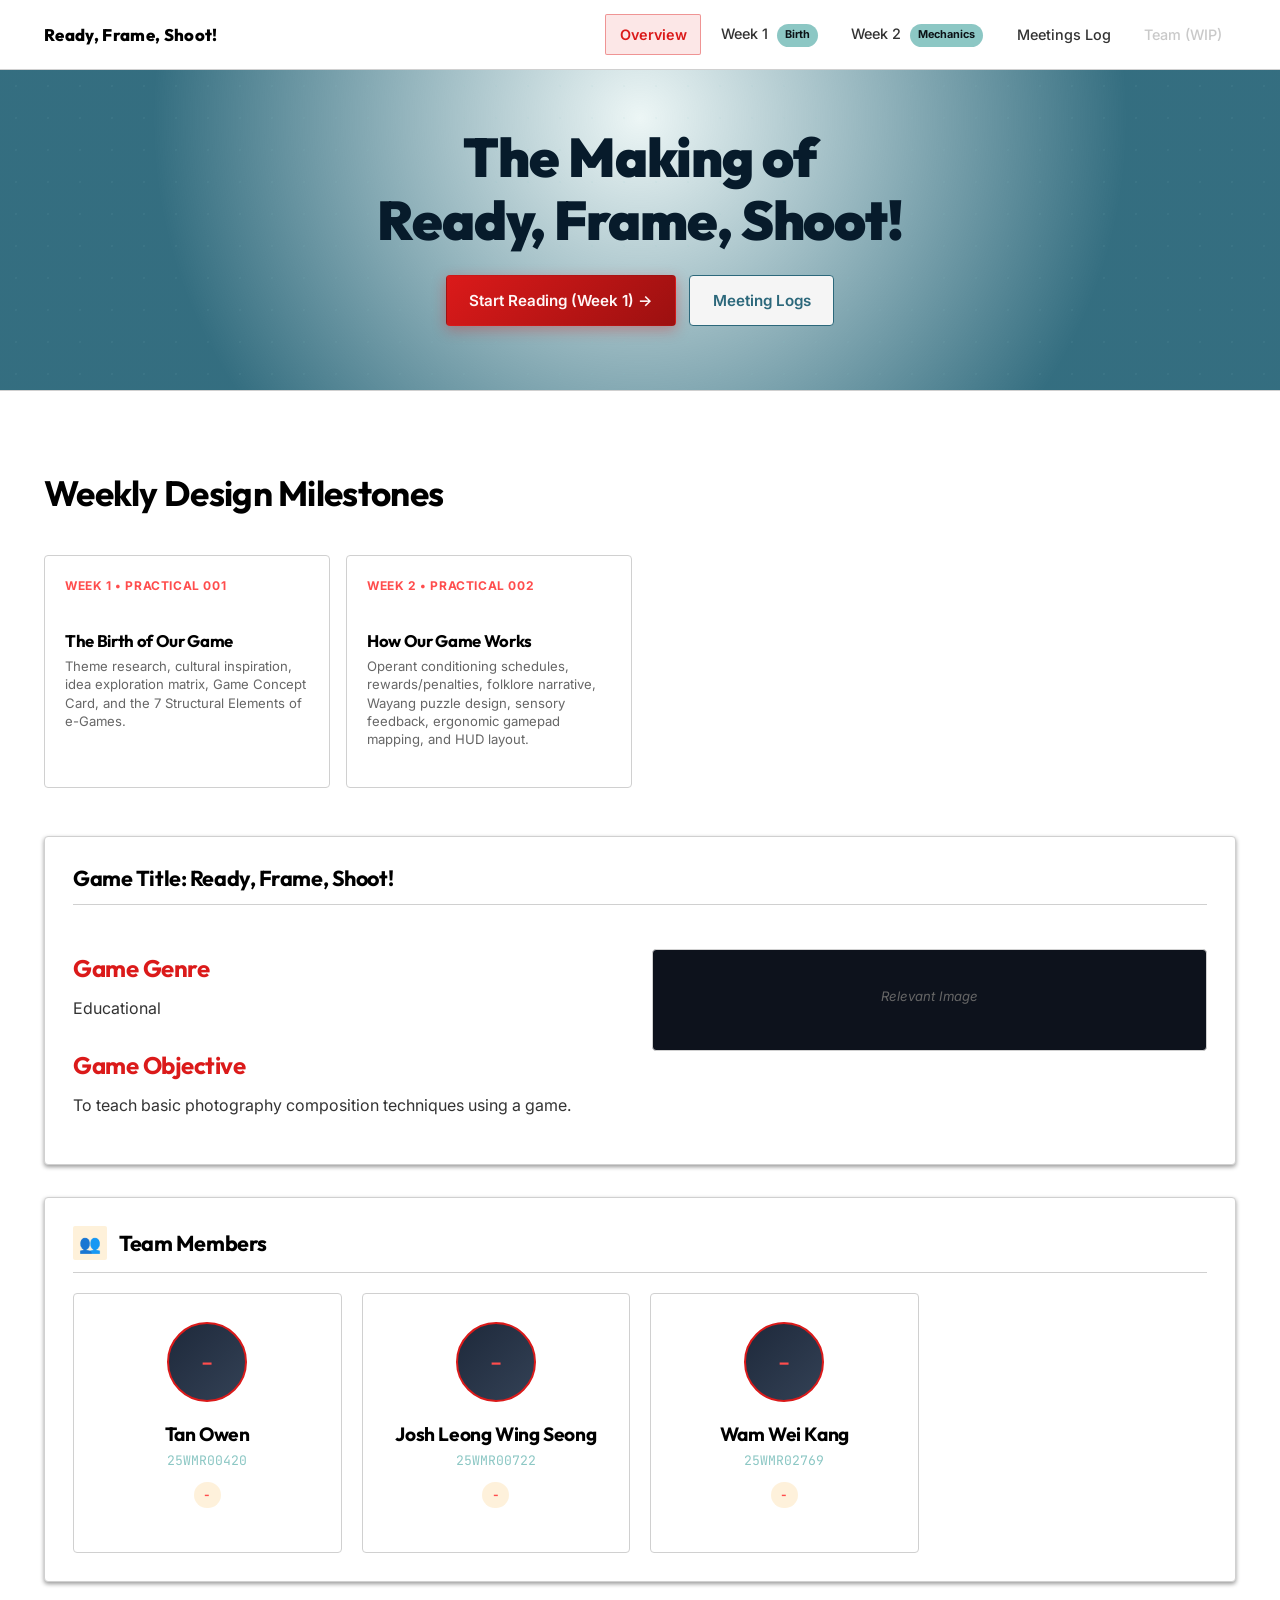
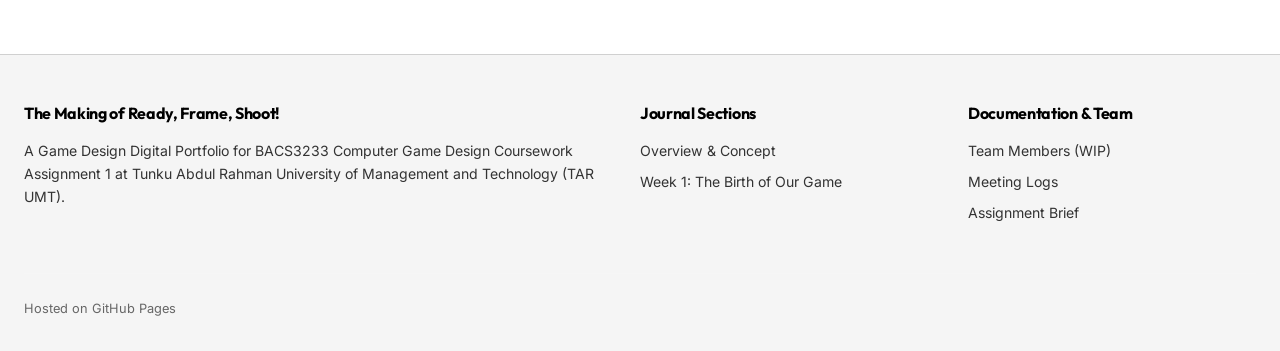
<file: index.html>
<!DOCTYPE html>
<html lang="en">

<head>
  <meta charset="UTF-8">
  <meta name="viewport" content="width=device-width, initial-scale=1.0">
  <title>The Making of Ready, Frame, Shoot!| BACS3233 Game Design Portfolio</title>
  <!-- <meta name="description"
    content="Digital portfolio and game development journal for BACS3233 Computer Game Design Assignment 1 at TAR UMT by Studio Dash Quack."> -->
  <link rel="preconnect" href="https://fonts.googleapis.com">
  <link rel="preconnect" href="https://fonts.gstatic.com" crossorigin>
  <link
    href="https://fonts.googleapis.com/css2?family=Inter:wght@400;500;600;700&family=Outfit:wght@500;600;700;800;900&family=JetBrains+Mono:wght@500&display=swap"
    rel="stylesheet">
  <link rel="stylesheet" href="css/style.css">
</head>

<body>

  <!-- Academic Rubric Banner -->
  <!-- <aside class="academic-banner" aria-label="Course Academic Information">
    <div class="academic-banner-inner">
      <div>
        <strong>TAR UMT</strong> • Faculty of Computing and Information Technology • <strong>BACS3233 Computer Game
          Design</strong>
      </div>
      <div class="academic-pills">
        <span class="academic-pill">Coursework: <strong>25%</strong></span>
        <span class="academic-pill">Assessment: <strong>CLO2 (P4, PLO3)</strong></span>
        <span class="academic-pill">Deadline: <strong>1 Dec 2026, 12:00 PM</strong></span>
        <span class="academic-pill">Studio: <strong>Dash Quack</strong></span>
      </div>
    </div>
  </aside> -->

  <!-- Sticky Main Navigation -->
  <header class="navbar">
    <div class="nav-container">
      <a href="index.html" class="brand-link" aria-label="Homepage">
        <!-- <div class="brand-logo-icon">🗡️</div> -->
        <div class="brand-text">
          <span class="brand-title">Ready, Frame, Shoot!</span>
          <!-- <span class="brand-subtitle">Studio Dash Quack • Portfolio</span> -->
        </div>
      </a>

      <button class="nav-toggle" aria-label="Toggle navigation menu" aria-expanded="false">&#9776;</button>

      <nav>
        <ul class="nav-menu">
          <li class="nav-item"><a href="index.html" class="nav-link active">Overview</a></li>
          <li class="nav-item"><a href="week1.html" class="nav-link">Week 1 <span
                class="nav-badge-pill">Birth</span></a></li>
          <li class="nav-item"><a href="week2.html" class="nav-link">Week 2 <span
                class="nav-badge-pill">Mechanics</span></a></li>
          <li class="nav-item"><a href="meetings-log.html" class="nav-link">Meetings Log</a></li>
          <!-- <li class="nav-item"><a href="week3.html" class="nav-link">Week 3 <span
                class="nav-badge-pill">Gameplay</span></a></li>
          <li class="nav-item"><a href="week4.html" class="nav-link">Week 4 <span
                class="nav-badge-pill">Refinement</span></a></li> -->
          <li class="nav-item"><a href="#" class="nav-link disabled" aria-disabled="true" tabindex="-1">Team (WIP)</a></li>
          <!-- <li class="nav-item"><a href="evidence.html" class="nav-link">Evidence Log</a></li> -->
        </ul>
      </nav>
    </div>
  </header>

  <main class="main-content">
    <!-- Hero Section -->
    <section class="hero">
      <div class="hero-content">
        <!-- <div class="hero-tag">3D Game Design Portfolio • Assignment 1</div> -->
        <h1 class="hero-title">The Making of <br>Ready, Frame, Shoot!</h1>
        <!-- <p class="hero-subtitle">
          Lorem ipsum, dolor sit amet consectetur adipisicing elit. Sit iste voluptatem laborum expedita! Omnis
          obcaecati adipisci enim cum architecto aut praesentium quibusdam temporibus impedit sit! Esse quos nulla
          laboriosam itaque.
        </p> -->
        <div class="hero-actions">
          <a href="week1.html" class="btn btn-primary">Start Reading (Week 1) →</a>
          <!-- <a href="team.html" class="btn btn-secondary">Meet Studio Dash Quack</a> -->
          <a href="meetings-log.html" class="btn btn-secondary">Meeting Logs</a>
        </div>
      </div>
    </section>

    <!-- Quick Weekly Roadmap Hub -->
    <div class="container">

      <!-- Informational Callout for Lecturers & Assessors -->
      <!-- <div class="callout callout-gold">
        <h4>📋 Assignment 1 Portfolio Compliance &amp; Assessment Note</h4>
        <p>
          This website serves as the official, publicly hosted digital portfolio and development journal for
          <strong>Assignment 1: The Making of [Game Title]</strong>. In accordance with the course brief, it documents
          what our group designed, how we designed it, and why design decisions evolved across 4 weekly practical
          iterations without requiring a playable build or separate PDF.
        </p>
      </div> -->

      <h2>Weekly Design Milestones</h2>
      <!-- <p class="lead">
        Explore each weekly chapter to see how our original 3D game grew from initial divergent ideation into a fully
        balanced, validated game design specification.
      </p> -->

      <div class="weekly-progress-bar">
        <!-- Week 1 Card -->
        <a href="week1.html" class="week-card-nav">
          <span class="week-badge">Week 1 • Practical 001</span>
          <h3 class="week-card-title">The Birth of Our Game</h3>
          <p class="week-card-desc">Theme research, cultural inspiration, idea exploration matrix, Game Concept Card,
            and the 7 Structural Elements of e-Games.</p>
          <div class="week-status"></div>
        </a>

        <!-- Week 2 Card -->
        <a href="week2.html" class="week-card-nav">
          <span class="week-badge">Week 2 • Practical 002</span>
          <h3 class="week-card-title">How Our Game Works</h3>
          <p class="week-card-desc">Operant conditioning schedules, rewards/penalties, folklore narrative, Wayang puzzle
            design, sensory feedback, ergonomic gamepad mapping, and HUD layout.</p>
        </a>

        <!-- Week 3 Card -->
        <!-- <a href="week3.html" class="week-card-nav">
          <span class="week-badge">Week 3 • Practical 003</span>
          <h3 class="week-card-title">Designing the Gameplay</h3>
          <p class="week-card-desc">Spatial design metrics, pacing tension curves, top-down Sanctuary level blueprint,
            mathematical combat tuning, and 3D asset budget planning.</p>
          <div class="week-status">✓ Completed &amp; Documented</div>
        </a> -->

        <!-- Week 4 Card -->
        <!-- <a href="week4.html" class="week-card-nav">
          <span class="week-badge">Week 4 • Practical 004</span>
          <h3 class="week-card-title">Improving Our Game Design</h3>
          <p class="week-card-desc">Heuristic reviews, peer critique, before vs. after design comparisons, parry window
            and camera improvements, and final GDD synthesis.</p>
          <div class="week-status">✓ Completed &amp; Documented</div>
        </a> -->
      </div>

      <!-- Core Game Concept Showcase -->
      <div class="card">
        <div class="card-header">
          <div class="card-title-group">
            <!-- <div class="card-icon">⚡</div> -->
            <h2 class="card-title">Game Title: Ready, Frame, Shoot!</h2>
          </div>
          <!-- <span class="nav-badge-pill">3D Cultural Action-Adventure</span> -->
        </div>

        <div class="grid-2">
          <div>
            <h3>Game Genre</h3>
            <p>
              Educational
            </p>
            <h3>Game Objective</h3>
            <p>
              To teach basic photography composition techniques using a game.
            </p>
            <!-- <h3>Game Mechanics</h3>
            <ol>
              <li>Camera view adjustment. Freely adjusting the game’s lighting setting via controlling a camera (ISO,
                Aperture, Shutter Speed), to snap photos of the landscape in a desired condition. (Main objective / win
                condition for the game)

              </li><br>
              <li>NPC Dialogues/Side Quests. NPCs around the map provide side quest objectives to be completed by taking
                photos of their desired locations/objects in specific camera settings. (Optional objective to be
                completed)</li><br>
              <li>Captured photos will be graded and calculated based on the player’s position, camera settings, angle,
                to determine their score. This is the winning condition of the game. (System)
              </li><br>
            </ol> -->
          </div>

          <div>
            <div class="diagram-container">
              <!-- <img src="assets/diagrams/core-loop.svg" alt="Hikayat Core Gameplay Loop Architecture"
                style="border-radius: 8px;"> -->
              <p class="diagram-caption">Relevant Image</p>
            </div>
          </div>
        </div>
      </div>

      <!-- CLO2 Rubric Alignment Matrix -->
      <!-- <div class="card">
        <div class="card-header">
          <div class="card-title-group">
            <div class="card-icon">🎯</div>
            <h2 class="card-title">CLO2 Assessment Mapping &amp; Rubric Alignment</h2>
          </div>
          <span class="academic-pill">BACS3233 Coursework (25%)</span>
        </div>
        <p>
          This portfolio is structured specifically to demonstrate mastery of <strong>CLO2: Construct computer games
            with appropriate interaction models, control schemes and flow design with different game tuning parameters
            and techniques (P4, PLO3)</strong>.
        </p>

        <div class="table-responsive">
          <table>
            <thead>
              <tr>
                <th>CLO2 Rubric Dimension</th>
                <th>Target Game Design Concepts</th>
                <th>Demonstrated Evidence in Portfolio</th>
                <th>Location</th>
              </tr>
            </thead>
            <tbody>
              <tr>
                <td><strong>Interaction Models</strong></td>
                <td>Avatar-based 3D direct control, environmental ray manipulation, sensory feedback</td>
                <td>Avatar navigation, Wayang shadow casting, sensory feedback design matrix</td>
                <td><a href="week1.html#structural-elements">Week 1</a> &amp; <a href="week2.html#feedback-design">Week
                    2</a></td>
              </tr>
              <tr>
                <td><strong>Control Schemes</strong></td>
                <td>Ergonomic input mapping, primary/secondary action priority, DualShock/Xbox &amp; KBM parity</td>
                <td>Detailed Dual-Input mapping table, ergonomic controller diagram, interaction prompts</td>
                <td><a href="week2.html#control-schemes">Week 2</a></td>
              </tr>
              <tr>
                <td><strong>Flow Design &amp; Pacing</strong></td>
                <td>Spatial metrics, Csikszentmihalyi flow channels, level blueprints, tension cycles</td>
                <td>Chapter 1 top-down architectural map, 25-minute tension curve, breadcrumb routing</td>
                <td><a href="week3.html#game-flow">Week 3</a></td>
              </tr>
              <tr>
                <td><strong>Tuning Parameters &amp; Balancing</strong></td>
                <td>Mathematical game balancing, i-frames, parry latency, stamina depletion, enemy scaling</td>
                <td>Combat tuning tables, enemy HP/damage matrices, sprint cost formulas</td>
                <td><a href="week3.html#game-tuning">Week 3</a> &amp; <a href="week4.html#tuning-iteration">Week 4</a>
                </td>
              </tr>
              <tr>
                <td><strong>Iterative Design &amp; Evidence</strong></td>
                <td>Before/after comparisons, critique reviews, weekly practical logs</td>
                <td>Side-by-side HUD &amp; combat comparison cards, dated dev logs, meeting minutes</td>
                <td><a href="week4.html#before-after">Week 4</a> &amp; <a href="evidence.html">Evidence Log</a></td>
              </tr>
            </tbody>
          </table>
        </div>
      </div> -->

      <!-- Quick Studio Team Summary -->
      <div class="card">
        <div class="card-header">
          <div class="card-title-group">
            <div class="card-icon">👥</div>
            <h2 class="card-title">Team Members</h2>
          </div>
          <!-- <a href="team.html" class="btn btn-secondary btn-sm">Full Team Page →</a> -->
        </div>
        <div class="grid-4">
          <div class="team-card">
            <div class="avatar-placeholder">-</div>
            <h4 class="team-name">Tan Owen</h4>
            <div class="team-student-id">25WMR00420</div>
            <div class="team-role">-</div>
            <!-- <p style="font-size: 0.8rem; color: var(--text-muted);">Concept ideation, structural elements, Week 4
              synthesis.</p> -->
          </div>
          <div class="team-card">
            <div class="avatar-placeholder">-</div>
            <h4 class="team-name">Josh Leong Wing Seong</h4>
            <div class="team-student-id">25WMR00722</div>
            <div class="team-role">-</div>
            <!-- <p style="font-size: 0.8rem; color: var(--text-muted);">Operant conditioning, control mapping, combat rules.
            </p> -->
          </div>
          <div class="team-card">
            <div class="avatar-placeholder">-</div>
            <h4 class="team-name">Wam Wei Kang</h4>
            <div class="team-student-id">25WMR02769</div>
            <div class="team-role">-</div>
            <!-- <p style="font-size: 0.8rem; color: var(--text-muted);">Sanctuary blueprint map, flow pacing, tuning tables.
            </p> -->
            <!-- </div>
          <div class="team-card">
            <div class="avatar-placeholder">🎨</div>
            <h4 class="team-name">David Ng</h4>
            <div class="team-student-id">23WMD01004</div>
            <div class="team-role">UI/UX &amp; Narrative Designer</div>
            <p style="font-size: 0.8rem; color: var(--text-muted);">Diegetic HUD mockups, Wayang lore, inventory UI.</p>
          </div> -->
          </div>
        </div>

      </div>
  </main>

  <!-- Global Footer -->
  <footer class="footer">
    <div class="footer-inner">
      <div class="footer-col">
        <h4>The Making of Ready, Frame, Shoot!</h4>
        <p>A Game Design Digital Portfolio for BACS3233 Computer Game Design
          Coursework Assignment 1 at Tunku Abdul Rahman University of Management and Technology (TAR UMT).</p>
        <!-- <p style="font-size: 0.78rem; color: var(--accent-gold-light);">Assessing CLO2: Construct computer games with
          appropriate interaction models, control schemes and flow design with different game tuning parameters.</p> -->
      </div>

      <div class="footer-col">
        <h4>Journal Sections</h4>
        <ul>
          <li><a href="index.html">Overview &amp; Concept</a></li>
          <li><a href="week1.html">Week 1: The Birth of Our Game</a></li>
          <!-- <li><a href="week2.html">Week 2: How Our Game Works</a></li>
          <li><a href="week3.html">Week 3: Designing Gameplay</a></li>
          <li><a href="week4.html">Week 4: Improving Design</a></li> -->
        </ul>
      </div>

      <div class="footer-col">
        <h4>Documentation &amp; Team</h4>
        <ul>
          <li><a href="">Team Members (WIP)</a></li>
          <li><a href="meetings-log.html">Meeting Logs</a></li>
          <!-- <li><a href="https://github.com/dash-quack/dash-quack.github.io" target="_blank" rel="noopener">GitHub
              Repository ↗</a></li> -->
          <li><a href="README.md" target="_blank">Assignment Brief</a></li>
        </ul>
      </div>
    </div>

    <div class="footer-bottom">
      <!-- <div>© 2026 Studio Dash Quack • Faculty of Computing and Information Technology (FCIT), TAR UMT.</div> -->
      <div>Hosted on GitHub Pages</div>
    </div>
  </footer>

  <script src="js/main.js"></script>
</body>

</html>
</file>
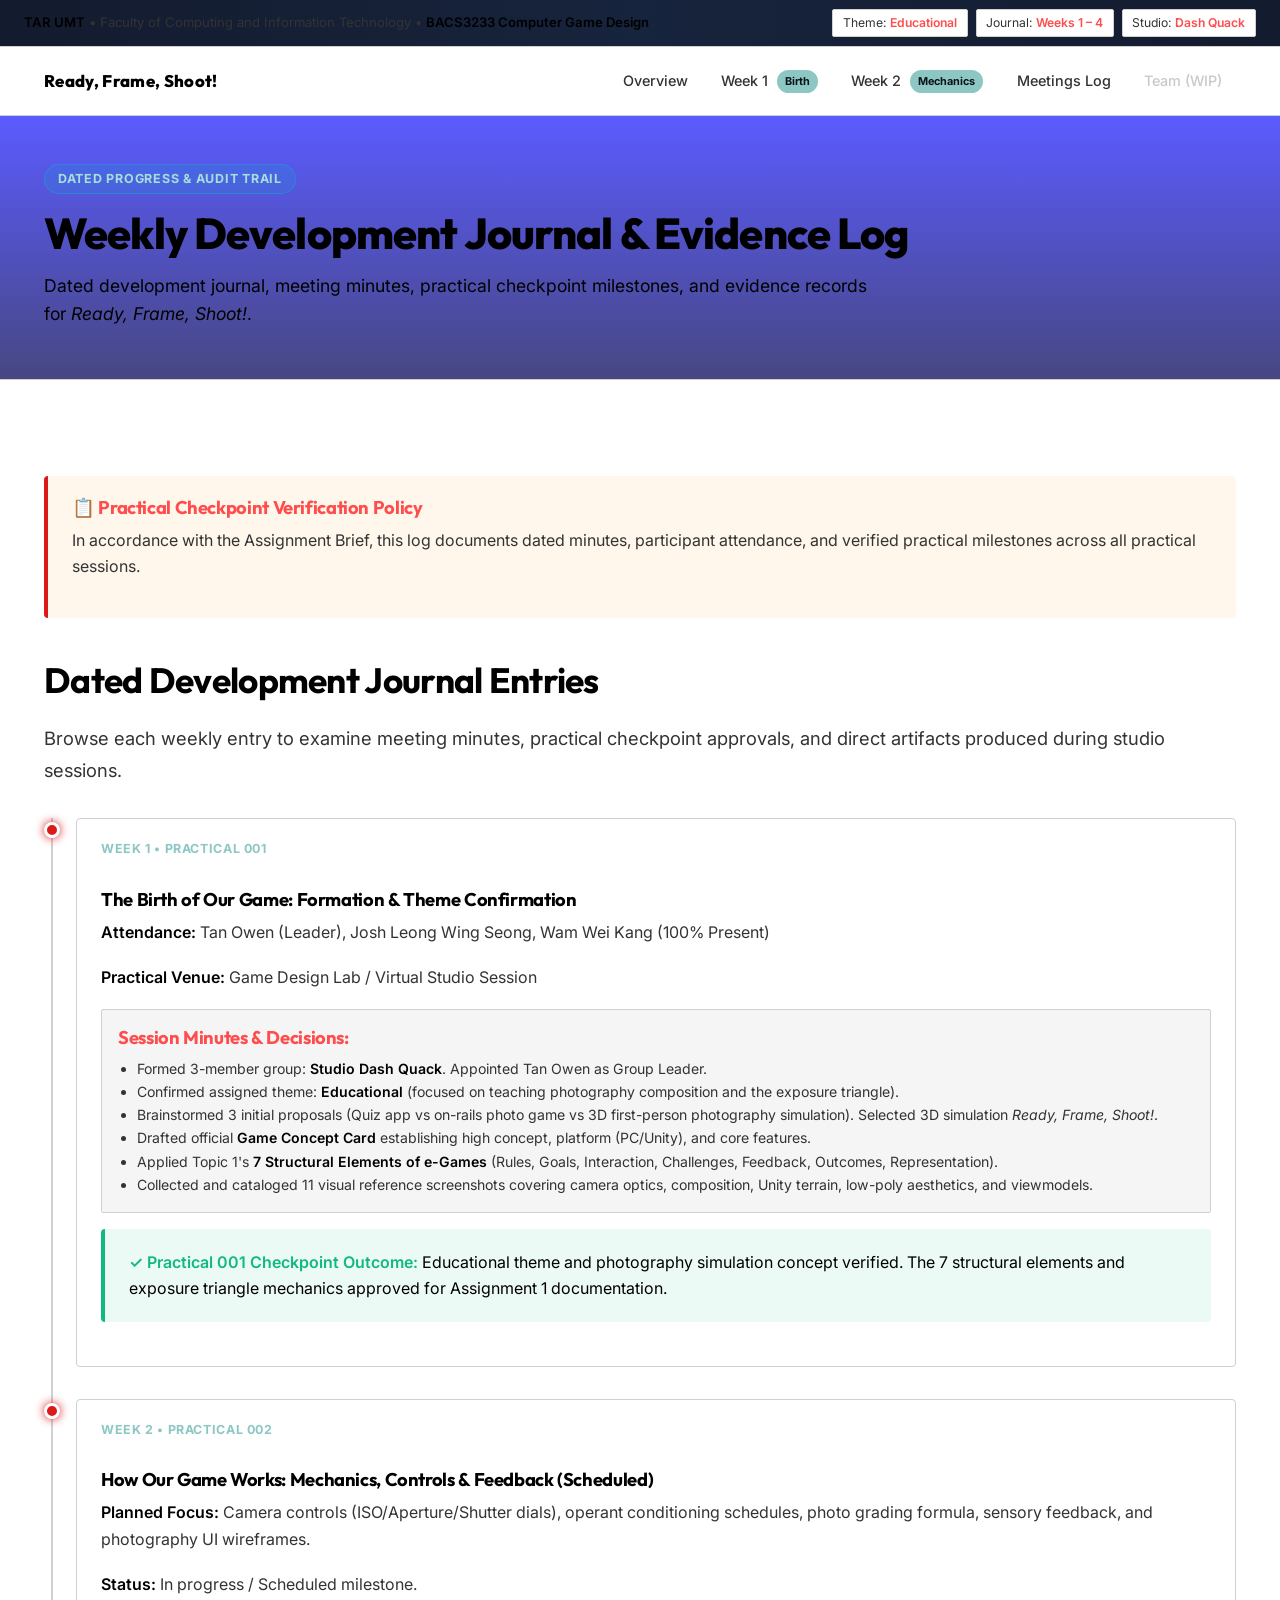
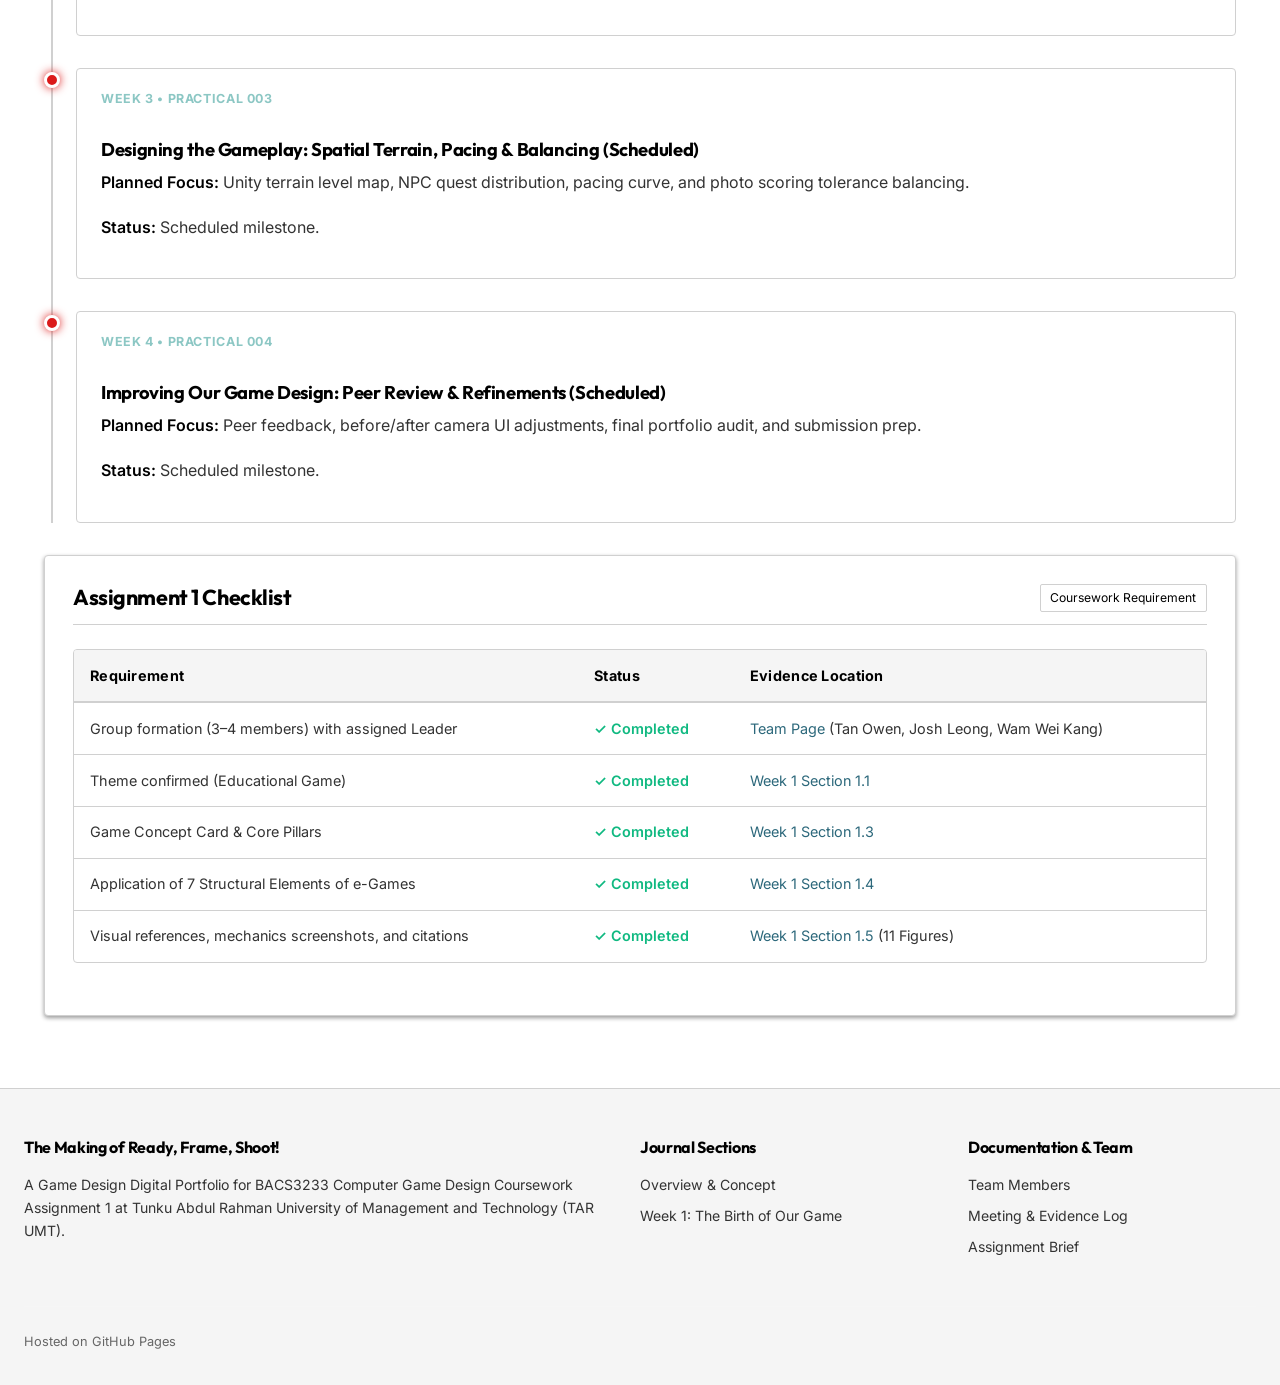
<file: evidence.html>
<!DOCTYPE html>
<html lang="en">
<head>
  <meta charset="UTF-8">
  <meta name="viewport" content="width=device-width, initial-scale=1.0">
  <title>Weekly Development Journal &amp; Evidence Log | Ready, Frame, Shoot!</title>
  <meta name="description" content="Dated weekly development journal, practical checkpoint evidence, meeting minutes, and milestone records for Ready, Frame, Shoot! - BACS3233 Assignment 1.">
  <link rel="preconnect" href="https://fonts.googleapis.com">
  <link rel="preconnect" href="https://fonts.gstatic.com" crossorigin>
  <link href="https://fonts.googleapis.com/css2?family=Inter:wght@400;500;600;700&family=Outfit:wght@500;600;700;800;900&family=JetBrains+Mono:wght@500&display=swap" rel="stylesheet">
  <link rel="stylesheet" href="css/style.css">
</head>
<body>

  <!-- Academic Rubric Banner -->
  <aside class="academic-banner" aria-label="Course Academic Information">
    <div class="academic-banner-inner">
      <div>
        <strong>TAR UMT</strong> • Faculty of Computing and Information Technology • <strong>BACS3233 Computer Game Design</strong>
      </div>
      <div class="academic-pills">
        <span class="academic-pill">Theme: <strong>Educational</strong></span>
        <span class="academic-pill">Journal: <strong>Weeks 1 – 4</strong></span>
        <span class="academic-pill">Studio: <strong>Dash Quack</strong></span>
      </div>
    </div>
  </aside>

  <!-- Sticky Main Navigation -->
  <header class="navbar">
    <div class="nav-container">
      <a href="index.html" class="brand-link">
        <div class="brand-text">
          <span class="brand-title">Ready, Frame, Shoot!</span>
        </div>
      </a>

      <button class="nav-toggle" aria-label="Toggle navigation menu" aria-expanded="false">&#9776;</button>

      <nav>
        <ul class="nav-menu">
          <li class="nav-item"><a href="index.html" class="nav-link">Overview</a></li>
          <li class="nav-item"><a href="week1.html" class="nav-link">Week 1 <span
                class="nav-badge-pill">Birth</span></a></li>
          <li class="nav-item"><a href="week2.html" class="nav-link">Week 2 <span
                class="nav-badge-pill">Mechanics</span></a></li>
          <li class="nav-item"><a href="meetings-log.html" class="nav-link">Meetings Log</a></li>
          <!-- <li class="nav-item"><a href="week3.html" class="nav-link">Week 3 <span
                class="nav-badge-pill">Gameplay</span></a></li>
          <li class="nav-item"><a href="week4.html" class="nav-link">Week 4 <span
                class="nav-badge-pill">Refinement</span></a></li> -->
          <li class="nav-item"><a href="#" class="nav-link disabled" aria-disabled="true" tabindex="-1">Team (WIP)</a></li>
          <!-- <li class="nav-item"><a href="evidence.html" class="nav-link active">Evidence Log</a></li> -->
        </ul>
      </nav>
    </div>
  </header>

  <main class="main-content">
    <!-- Page Header -->
    <section class="page-header">
      <div class="page-header-inner">
        <span class="page-week-indicator">Dated Progress &amp; Audit Trail</span>
        <h1 class="page-title">Weekly Development Journal &amp; Evidence Log</h1>
        <p class="page-description">
          Dated development journal, meeting minutes, practical checkpoint milestones, and evidence records for <em>Ready, Frame, Shoot!</em>.
        </p>
      </div>
    </section>

    <div class="container">

      <!-- Informational Callout -->
      <div class="callout callout-gold">
        <h4>📋 Practical Checkpoint Verification Policy</h4>
        <p>
          In accordance with the Assignment Brief, this log documents dated minutes, participant attendance, and verified practical milestones across all practical sessions.
        </p>
      </div>

      <!-- Timeline Journal -->
      <h2>Dated Development Journal Entries</h2>
      <p class="lead">
        Browse each weekly entry to examine meeting minutes, practical checkpoint approvals, and direct artifacts produced during studio sessions.
      </p>

      <div class="timeline">

        <!-- Entry 1: Week 1 -->
        <div class="timeline-item">
          <div class="timeline-marker"></div>
          <div class="timeline-content">
            <div class="timeline-date">Week 1 • Practical 001</div>
            <h3 class="timeline-title">The Birth of Our Game: Formation &amp; Theme Confirmation</h3>
            
            <p><strong>Attendance:</strong> Tan Owen (Leader), Josh Leong Wing Seong, Wam Wei Kang (100% Present)</p>
            <p><strong>Practical Venue:</strong> Game Design Lab / Virtual Studio Session</p>

            <div style="background: var(--bg-subtle); padding: 1rem; border-radius: var(--radius-sm); margin: 1rem 0; border: 1px solid var(--border-color);">
              <h4 style="color: var(--accent-gold-light); margin-top: 0;">Session Minutes &amp; Decisions:</h4>
              <ul style="font-size: 0.88rem; padding-left: 1.2rem; color: var(--text-secondary);">
                <li>Formed 3-member group: <strong>Studio Dash Quack</strong>. Appointed Tan Owen as Group Leader.</li>
                <li>Confirmed assigned theme: <strong>Educational</strong> (focused on teaching photography composition and the exposure triangle).</li>
                <li>Brainstormed 3 initial proposals (Quiz app vs on-rails photo game vs 3D first-person photography simulation). Selected 3D simulation <em>Ready, Frame, Shoot!</em>.</li>
                <li>Drafted official <strong>Game Concept Card</strong> establishing high concept, platform (PC/Unity), and core features.</li>
                <li>Applied Topic 1's <strong>7 Structural Elements of e-Games</strong> (Rules, Goals, Interaction, Challenges, Feedback, Outcomes, Representation).</li>
                <li>Collected and cataloged 11 visual reference screenshots covering camera optics, composition, Unity terrain, low-poly aesthetics, and viewmodels.</li>
              </ul>
            </div>

            <div class="callout callout-success" style="margin-top: 0.75rem;">
              <strong style="color: var(--accent-emerald);">✓ Practical 001 Checkpoint Outcome:</strong>
              Educational theme and photography simulation concept verified. The 7 structural elements and exposure triangle mechanics approved for Assignment 1 documentation.
            </div>
          </div>
        </div>

        <!-- Entry 2: Week 2 -->
        <div class="timeline-item">
          <div class="timeline-marker"></div>
          <div class="timeline-content">
            <div class="timeline-date">Week 2 • Practical 002</div>
            <h3 class="timeline-title">How Our Game Works: Mechanics, Controls &amp; Feedback (Scheduled)</h3>
            
            <p><strong>Planned Focus:</strong> Camera controls (ISO/Aperture/Shutter dials), operant conditioning schedules, photo grading formula, sensory feedback, and photography UI wireframes.</p>
            <p><strong>Status:</strong> In progress / Scheduled milestone.</p>
          </div>
        </div>

        <!-- Entry 3: Week 3 -->
        <div class="timeline-item">
          <div class="timeline-marker"></div>
          <div class="timeline-content">
            <div class="timeline-date">Week 3 • Practical 003</div>
            <h3 class="timeline-title">Designing the Gameplay: Spatial Terrain, Pacing &amp; Balancing (Scheduled)</h3>
            
            <p><strong>Planned Focus:</strong> Unity terrain level map, NPC quest distribution, pacing curve, and photo scoring tolerance balancing.</p>
            <p><strong>Status:</strong> Scheduled milestone.</p>
          </div>
        </div>

        <!-- Entry 4: Week 4 -->
        <div class="timeline-item">
          <div class="timeline-marker"></div>
          <div class="timeline-content">
            <div class="timeline-date">Week 4 • Practical 004</div>
            <h3 class="timeline-title">Improving Our Game Design: Peer Review &amp; Refinements (Scheduled)</h3>
            
            <p><strong>Planned Focus:</strong> Peer feedback, before/after camera UI adjustments, final portfolio audit, and submission prep.</p>
            <p><strong>Status:</strong> Scheduled milestone.</p>
          </div>
        </div>

      </div>

      <!-- Submission Readiness Audit Checklist -->
      <section class="card" id="submission-checklist" style="margin-top: 2rem;">
        <div class="card-header">
          <div class="card-title-group">
            <h2 class="card-title">Assignment 1 Checklist</h2>
          </div>
          <span class="academic-pill">Coursework Requirement</span>
        </div>

        <div class="table-responsive">
          <table>
            <thead>
              <tr>
                <th>Requirement</th>
                <th>Status</th>
                <th>Evidence Location</th>
              </tr>
            </thead>
            <tbody>
              <tr>
                <td>Group formation (3–4 members) with assigned Leader</td>
                <td><strong style="color: var(--accent-emerald);">✓ Completed</strong></td>
                <td><a href="team.html">Team Page</a> (Tan Owen, Josh Leong, Wam Wei Kang)</td>
              </tr>
              <tr>
                <td>Theme confirmed (Educational Game)</td>
                <td><strong style="color: var(--accent-emerald);">✓ Completed</strong></td>
                <td><a href="week1.html#theme-research">Week 1 Section 1.1</a></td>
              </tr>
              <tr>
                <td>Game Concept Card &amp; Core Pillars</td>
                <td><strong style="color: var(--accent-emerald);">✓ Completed</strong></td>
                <td><a href="week1.html#concept-card">Week 1 Section 1.3</a></td>
              </tr>
              <tr>
                <td>Application of 7 Structural Elements of e-Games</td>
                <td><strong style="color: var(--accent-emerald);">✓ Completed</strong></td>
                <td><a href="week1.html#structural-elements">Week 1 Section 1.4</a></td>
              </tr>
              <tr>
                <td>Visual references, mechanics screenshots, and citations</td>
                <td><strong style="color: var(--accent-emerald);">✓ Completed</strong></td>
                <td><a href="week1.html#visual-evidence">Week 1 Section 1.5</a> (11 Figures)</td>
              </tr>
            </tbody>
          </table>
        </div>
      </section>

    </div>
  </main>

  <!-- Global Footer -->
  <footer class="footer">
    <div class="footer-inner">
      <div class="footer-col">
        <h4>The Making of Ready, Frame, Shoot!</h4>
        <p>A Game Design Digital Portfolio for BACS3233 Computer Game Design
          Coursework Assignment 1 at Tunku Abdul Rahman University of Management and Technology (TAR UMT).</p>
      </div>

      <div class="footer-col">
        <h4>Journal Sections</h4>
        <ul>
          <li><a href="index.html">Overview &amp; Concept</a></li>
          <li><a href="week1.html">Week 1: The Birth of Our Game</a></li>
        </ul>
      </div>

      <div class="footer-col">
        <h4>Documentation &amp; Team</h4>
        <ul>
          <li><a href="team.html">Team Members</a></li>
          <li><a href="evidence.html">Meeting &amp; Evidence Log</a></li>
          <li><a href="README.md" target="_blank">Assignment Brief</a></li>
        </ul>
      </div>
    </div>

    <div class="footer-bottom">
      <div>Hosted on GitHub Pages</div>
    </div>
  </footer>

  <script src="js/main.js"></script>
</body>
</html>
</file>
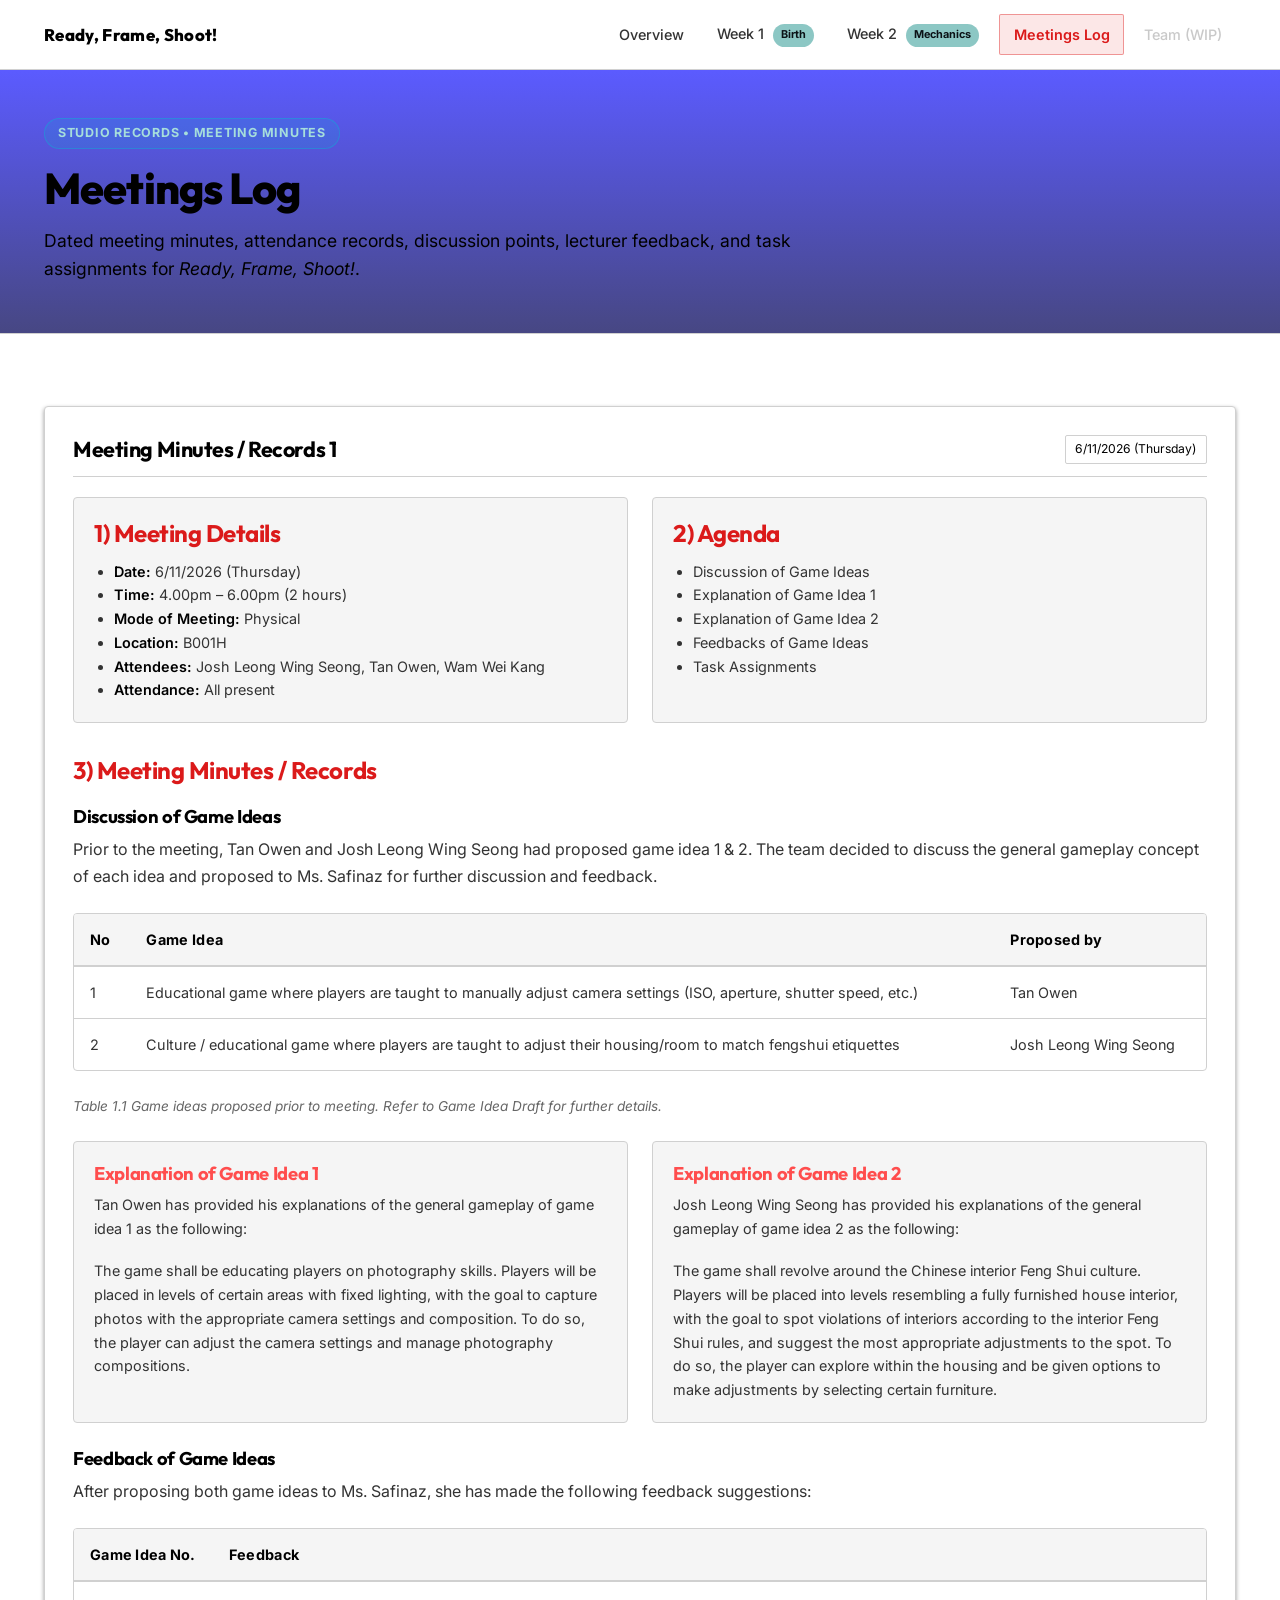
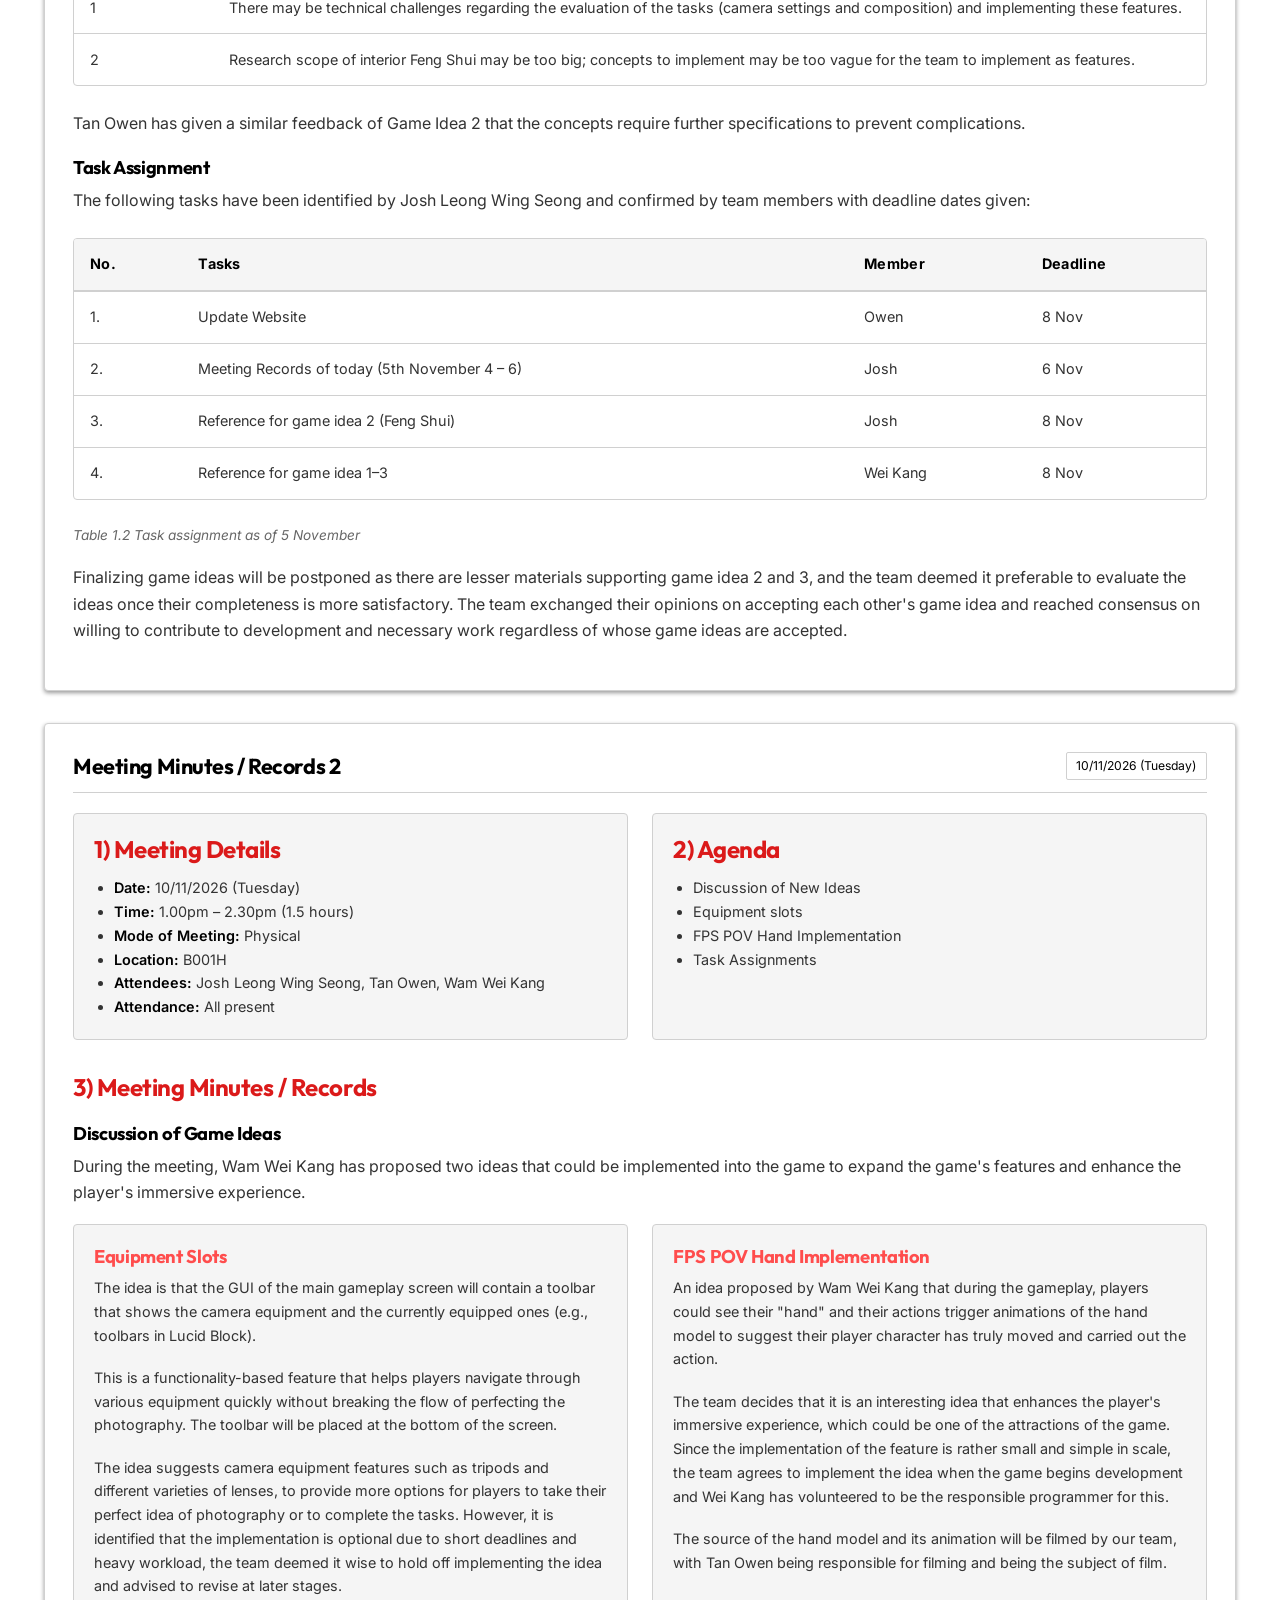
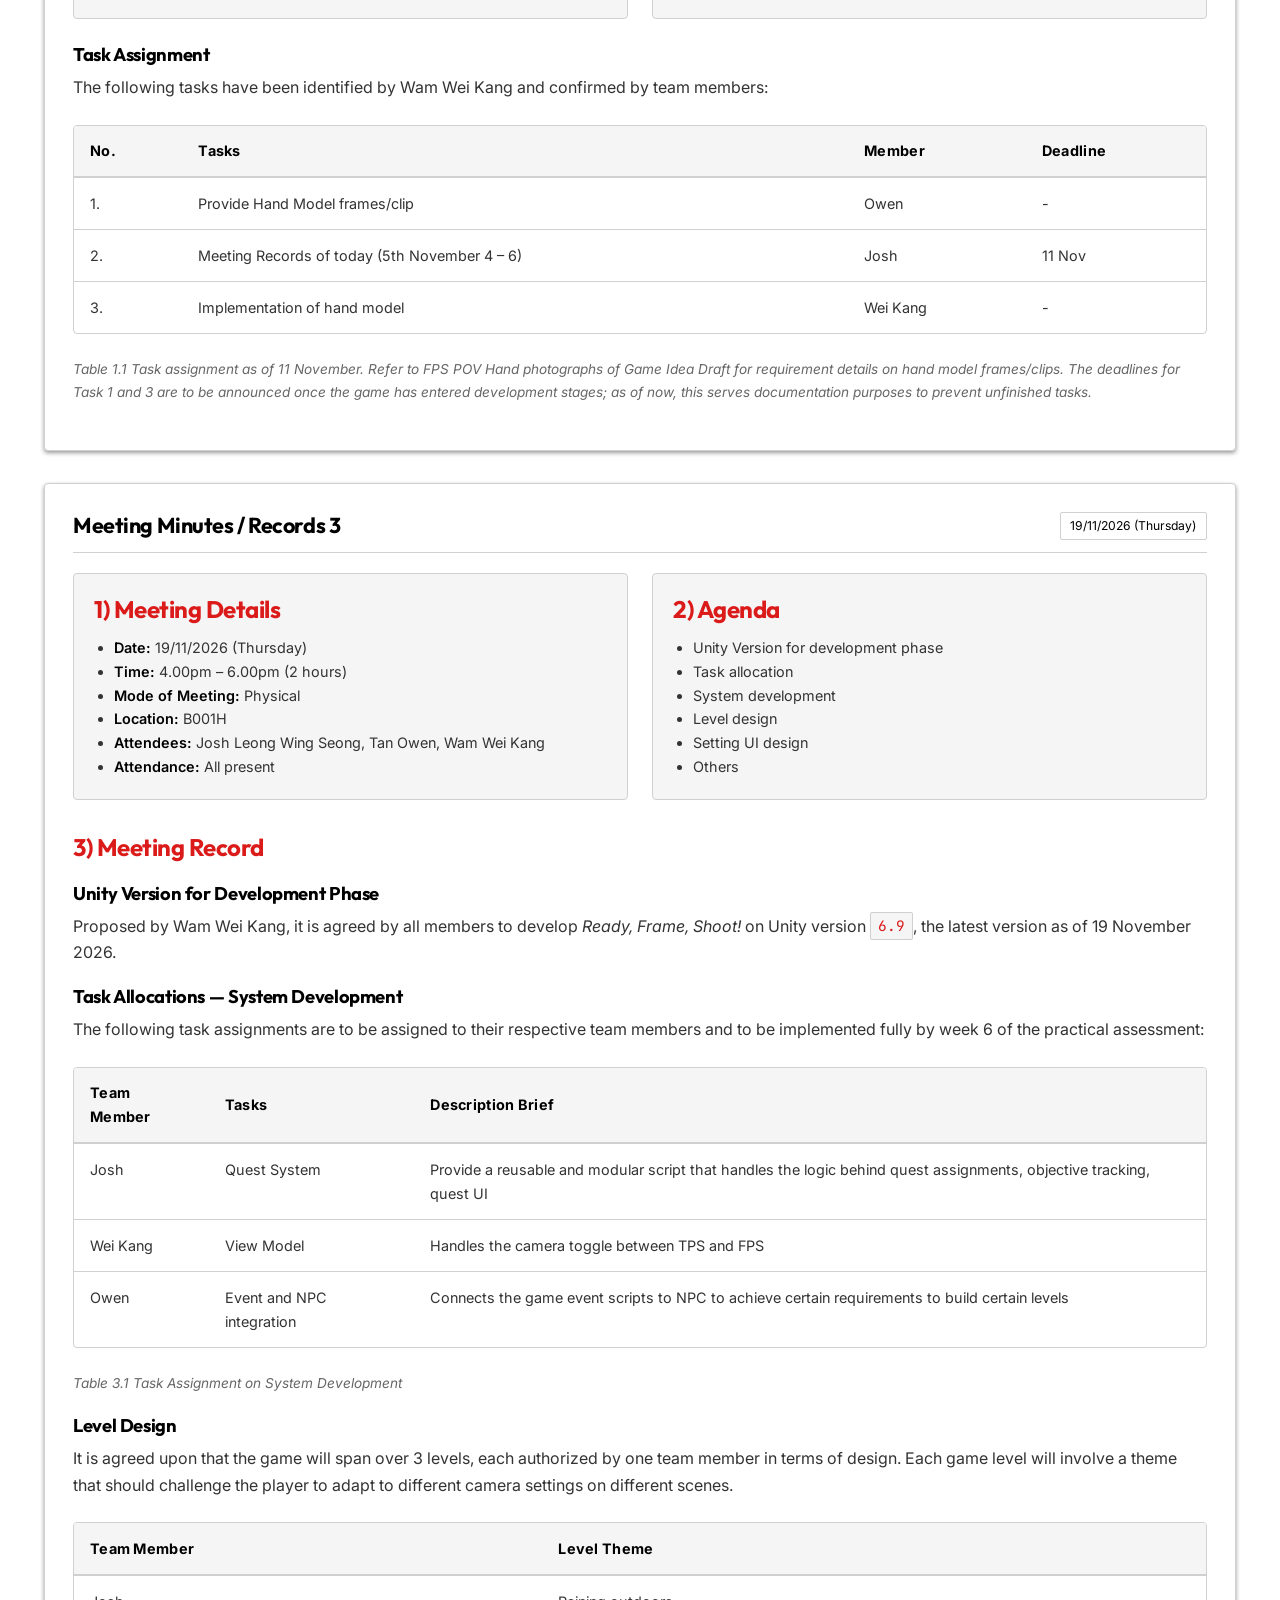
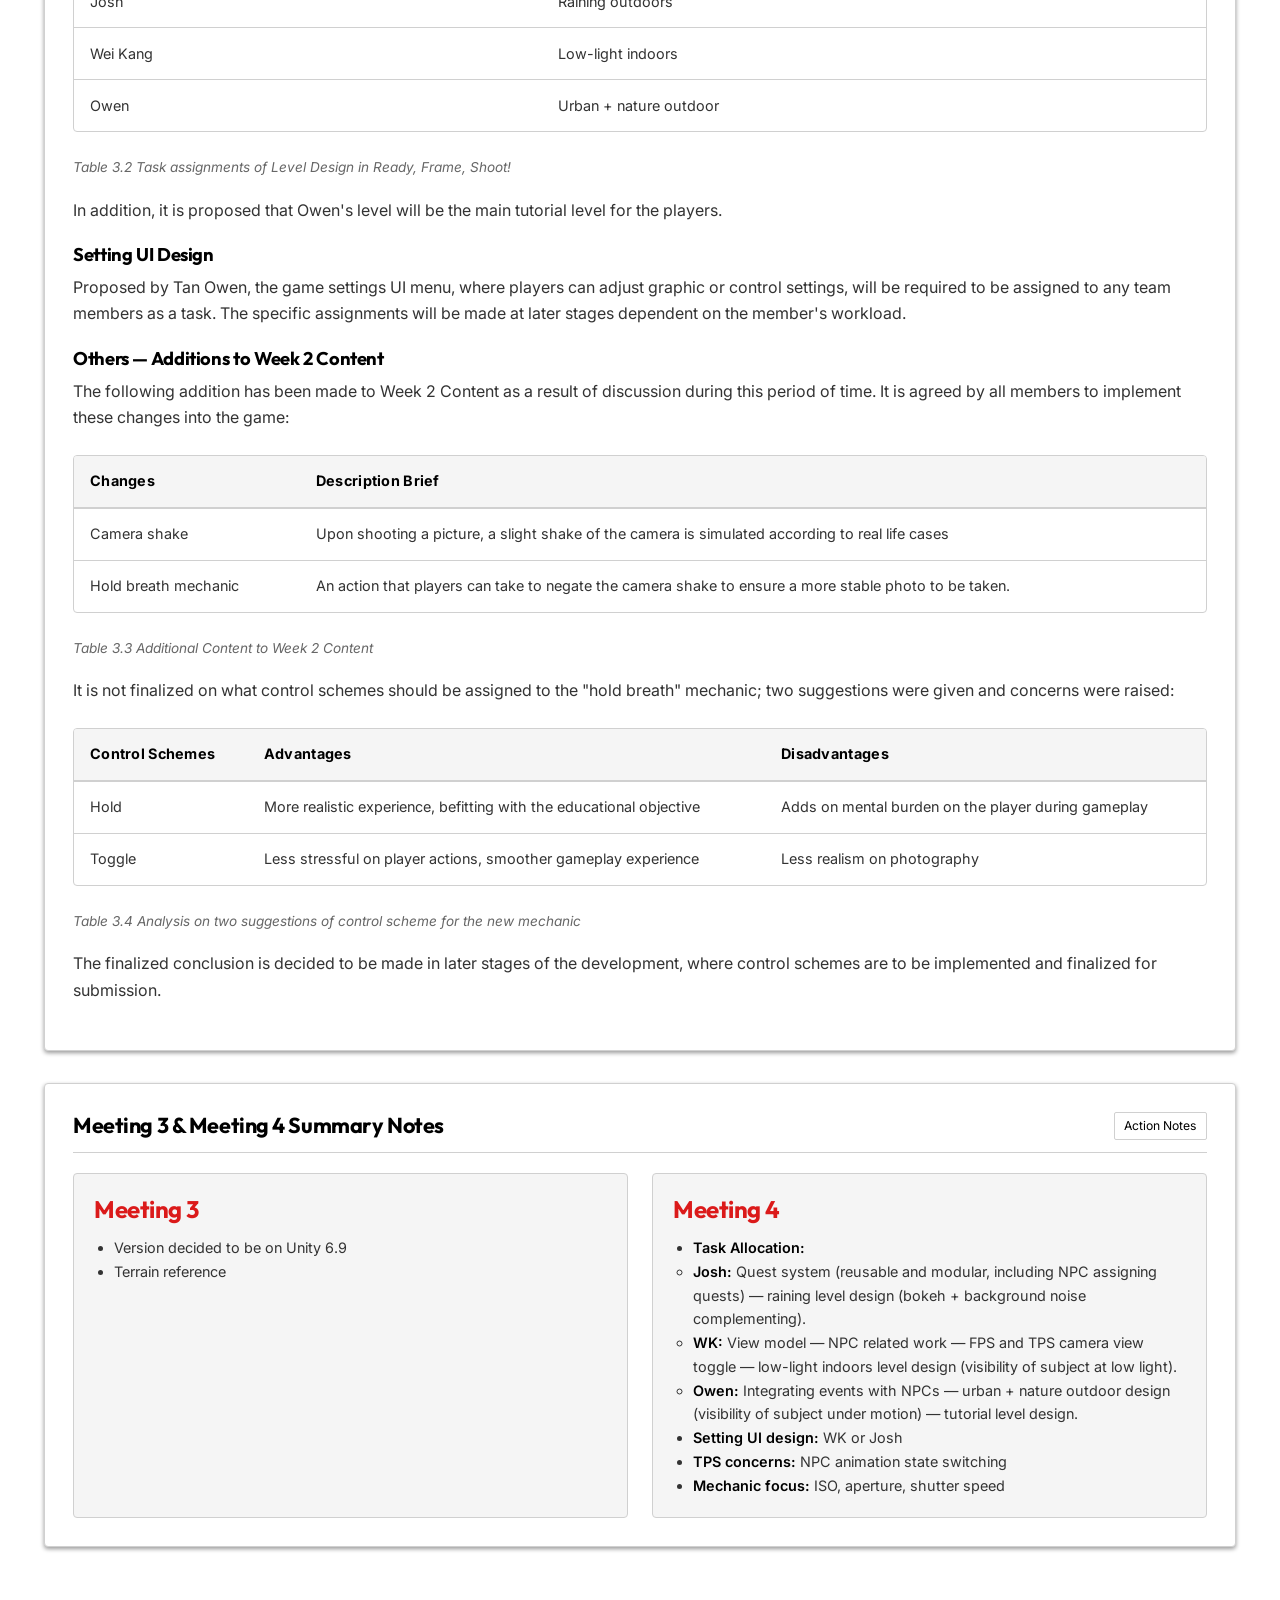
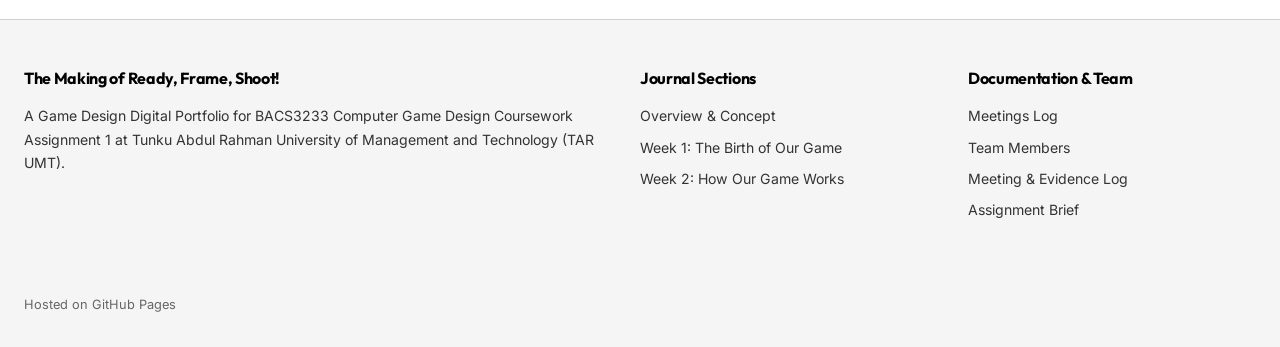
<file: meetings-log.html>
<!DOCTYPE html>
<html lang="en">

<head>
  <meta charset="UTF-8">
  <meta name="viewport" content="width=device-width, initial-scale=1.0">
  <title>Meetings Log | Ready, Frame, Shoot!</title>
  <meta name="description"
    content="Meeting minutes, agendas, attendance, feedback, and task assignments for Ready, Frame, Shoot! (Studio Dash Quack).">
  <link rel="preconnect" href="https://fonts.googleapis.com">
  <link rel="preconnect" href="https://fonts.gstatic.com" crossorigin>
  <link
    href="https://fonts.googleapis.com/css2?family=Inter:wght@400;500;600;700&family=Outfit:wght@500;600;700;800;900&family=JetBrains+Mono:wght@500&display=swap"
    rel="stylesheet">
  <link rel="stylesheet" href="css/style.css">
</head>

<body>

  <!-- Sticky Main Navigation -->
  <header class="navbar">
    <div class="nav-container">
      <a href="index.html" class="brand-link">
        <div class="brand-text">
          <span class="brand-title">Ready, Frame, Shoot!</span>
        </div>
      </a>

      <button class="nav-toggle" aria-label="Toggle navigation menu" aria-expanded="false">&#9776;</button>

      <nav>
        <ul class="nav-menu">
          <li class="nav-item"><a href="index.html" class="nav-link">Overview</a></li>
          <li class="nav-item"><a href="week1.html" class="nav-link">Week 1 <span
                class="nav-badge-pill">Birth</span></a></li>
          <li class="nav-item"><a href="week2.html" class="nav-link">Week 2 <span
                class="nav-badge-pill">Mechanics</span></a></li>
          <li class="nav-item"><a href="meetings-log.html" class="nav-link active">Meetings Log</a></li>
          <!-- <li class="nav-item"><a href="week3.html" class="nav-link">Week 3 <span
                class="nav-badge-pill">Gameplay</span></a></li>
          <li class="nav-item"><a href="week4.html" class="nav-link">Week 4 <span
                class="nav-badge-pill">Refinement</span></a></li> -->
          <li class="nav-item"><a href="#" class="nav-link disabled" aria-disabled="true" tabindex="-1">Team (WIP)</a></li>
          <!-- <li class="nav-item"><a href="evidence.html" class="nav-link">Evidence Log</a></li> -->
        </ul>
      </nav>
    </div>
  </header>

  <main class="main-content">
    <!-- Page Header -->
    <section class="page-header">
      <div class="page-header-inner">
        <span class="page-week-indicator">Studio Records • Meeting Minutes</span>
        <h1 class="page-title">Meetings Log</h1>
        <p class="page-description">
          Dated meeting minutes, attendance records, discussion points, lecturer feedback, and task assignments for
          <em>Ready, Frame, Shoot!</em>.
        </p>
      </div>
    </section>

    <div class="container">

      <!-- Meeting 1 -->
      <section class="card" id="meeting-1">
        <div class="card-header">
          <div class="card-title-group">
            <h2 class="card-title">Meeting Minutes / Records 1</h2>
          </div>
          <span class="academic-pill">6/11/2026 (Thursday)</span>
        </div>

        <div class="grid-2">
          <div
            style="background: var(--bg-subtle); padding: 1.25rem; border-radius: var(--radius-md); border: 1px solid var(--border-color);">
            <h3 style="margin-top: 0;">1) Meeting Details</h3>
            <ul style="font-size: 0.9rem; padding-left: 1.25rem; color: var(--text-secondary);">
              <li><strong>Date:</strong> 6/11/2026 (Thursday)</li>
              <li><strong>Time:</strong> 4.00pm – 6.00pm (2 hours)</li>
              <li><strong>Mode of Meeting:</strong> Physical</li>
              <li><strong>Location:</strong> B001H</li>
              <li><strong>Attendees:</strong> Josh Leong Wing Seong, Tan Owen, Wam Wei Kang</li>
              <li><strong>Attendance:</strong> All present</li>
            </ul>
          </div>

          <div
            style="background: var(--bg-subtle); padding: 1.25rem; border-radius: var(--radius-md); border: 1px solid var(--border-color);">
            <h3 style="margin-top: 0;">2) Agenda</h3>
            <ul style="font-size: 0.9rem; padding-left: 1.25rem; color: var(--text-secondary);">
              <li>Discussion of Game Ideas</li>
              <li>Explanation of Game Idea 1</li>
              <li>Explanation of Game Idea 2</li>
              <li>Feedbacks of Game Ideas</li>
              <li>Task Assignments</li>
            </ul>
          </div>
        </div>

        <h3 style="margin-top: 2rem;">3) Meeting Minutes / Records</h3>
        <h4>Discussion of Game Ideas</h4>
        <p>
          Prior to the meeting, Tan Owen and Josh Leong Wing Seong had proposed game idea 1 &amp; 2. The team decided to
          discuss the general gameplay concept of each idea and proposed to Ms. Safinaz for further discussion and
          feedback.
        </p>

        <div class="table-responsive">
          <table>
            <thead>
              <tr>
                <th>No</th>
                <th>Game Idea</th>
                <th>Proposed by</th>
              </tr>
            </thead>
            <tbody>
              <tr>
                <td>1</td>
                <td>Educational game where players are taught to manually adjust camera settings (ISO, aperture, shutter
                  speed, etc.)</td>
                <td>Tan Owen</td>
              </tr>
              <tr>
                <td>2</td>
                <td>Culture / educational game where players are taught to adjust their housing/room to match fengshui
                  etiquettes</td>
                <td>Josh Leong Wing Seong</td>
              </tr>
            </tbody>
          </table>
        </div>
        <p style="font-size: 0.85rem; color: var(--text-muted);">
          <em>Table 1.1 Game ideas proposed prior to meeting. Refer to Game Idea Draft for further details.</em>
        </p>

        <div class="grid-2" style="margin-top: 1.5rem;">
          <div
            style="background: var(--bg-subtle); padding: 1.25rem; border-radius: var(--radius-md); border: 1px solid var(--border-color);">
            <h4 style="color: var(--accent-gold-light); margin-top: 0;">Explanation of Game Idea 1</h4>
            <p style="font-size: 0.9rem;">
              Tan Owen has provided his explanations of the general gameplay of game idea 1 as the following:
            </p>
            <p style="font-size: 0.9rem; margin-bottom: 0;">
              The game shall be educating players on photography skills. Players will be placed in levels of certain
              areas with fixed lighting, with the goal to capture photos with the appropriate camera settings and
              composition. To do so, the player can adjust the camera settings and manage photography compositions.
            </p>
          </div>

          <div
            style="background: var(--bg-subtle); padding: 1.25rem; border-radius: var(--radius-md); border: 1px solid var(--border-color);">
            <h4 style="color: var(--accent-gold-light); margin-top: 0;">Explanation of Game Idea 2</h4>
            <p style="font-size: 0.9rem;">
              Josh Leong Wing Seong has provided his explanations of the general gameplay of game idea 2 as the
              following:
            </p>
            <p style="font-size: 0.9rem; margin-bottom: 0;">
              The game shall revolve around the Chinese interior Feng Shui culture. Players will be placed into levels
              resembling a fully furnished house interior, with the goal to spot violations of interiors according to the
              interior Feng Shui rules, and suggest the most appropriate adjustments to the spot. To do so, the player
              can explore within the housing and be given options to make adjustments by selecting certain furniture.
            </p>
          </div>
        </div>

        <h4 style="margin-top: 1.5rem;">Feedback of Game Ideas</h4>
        <p>After proposing both game ideas to Ms. Safinaz, she has made the following feedback suggestions:</p>
        <div class="table-responsive">
          <table>
            <thead>
              <tr>
                <th>Game Idea No.</th>
                <th>Feedback</th>
              </tr>
            </thead>
            <tbody>
              <tr>
                <td>1</td>
                <td>There may be technical challenges regarding the evaluation of the tasks (camera settings and
                  composition) and implementing these features.</td>
              </tr>
              <tr>
                <td>2</td>
                <td>Research scope of interior Feng Shui may be too big; concepts to implement may be too vague for the
                  team to implement as features.</td>
              </tr>
            </tbody>
          </table>
        </div>
        <p>
          Tan Owen has given a similar feedback of Game Idea 2 that the concepts require further specifications to
          prevent complications.
        </p>

        <h4>Task Assignment</h4>
        <p>
          The following tasks have been identified by Josh Leong Wing Seong and confirmed by team members with deadline
          dates given:
        </p>
        <div class="table-responsive">
          <table>
            <thead>
              <tr>
                <th>No.</th>
                <th>Tasks</th>
                <th>Member</th>
                <th>Deadline</th>
              </tr>
            </thead>
            <tbody>
              <tr>
                <td>1.</td>
                <td>Update Website</td>
                <td>Owen</td>
                <td>8 Nov</td>
              </tr>
              <tr>
                <td>2.</td>
                <td>Meeting Records of today (5th November 4 – 6)</td>
                <td>Josh</td>
                <td>6 Nov</td>
              </tr>
              <tr>
                <td>3.</td>
                <td>Reference for game idea 2 (Feng Shui)</td>
                <td>Josh</td>
                <td>8 Nov</td>
              </tr>
              <tr>
                <td>4.</td>
                <td>Reference for game idea 1–3</td>
                <td>Wei Kang</td>
                <td>8 Nov</td>
              </tr>
            </tbody>
          </table>
        </div>
        <p style="font-size: 0.85rem; color: var(--text-muted);">
          <em>Table 1.2 Task assignment as of 5 November</em>
        </p>
        <p>
          Finalizing game ideas will be postponed as there are lesser materials supporting game idea 2 and 3, and the
          team deemed it preferable to evaluate the ideas once their completeness is more satisfactory. The team
          exchanged their opinions on accepting each other's game idea and reached consensus on willing to contribute to
          development and necessary work regardless of whose game ideas are accepted.
        </p>
      </section>

      <!-- Meeting 2 -->
      <section class="card" id="meeting-2">
        <div class="card-header">
          <div class="card-title-group">
            <h2 class="card-title">Meeting Minutes / Records 2</h2>
          </div>
          <span class="academic-pill">10/11/2026 (Tuesday)</span>
        </div>

        <div class="grid-2">
          <div
            style="background: var(--bg-subtle); padding: 1.25rem; border-radius: var(--radius-md); border: 1px solid var(--border-color);">
            <h3 style="margin-top: 0;">1) Meeting Details</h3>
            <ul style="font-size: 0.9rem; padding-left: 1.25rem; color: var(--text-secondary);">
              <li><strong>Date:</strong> 10/11/2026 (Tuesday)</li>
              <li><strong>Time:</strong> 1.00pm – 2.30pm (1.5 hours)</li>
              <li><strong>Mode of Meeting:</strong> Physical</li>
              <li><strong>Location:</strong> B001H</li>
              <li><strong>Attendees:</strong> Josh Leong Wing Seong, Tan Owen, Wam Wei Kang</li>
              <li><strong>Attendance:</strong> All present</li>
            </ul>
          </div>

          <div
            style="background: var(--bg-subtle); padding: 1.25rem; border-radius: var(--radius-md); border: 1px solid var(--border-color);">
            <h3 style="margin-top: 0;">2) Agenda</h3>
            <ul style="font-size: 0.9rem; padding-left: 1.25rem; color: var(--text-secondary);">
              <li>Discussion of New Ideas</li>
              <li>Equipment slots</li>
              <li>FPS POV Hand Implementation</li>
              <li>Task Assignments</li>
            </ul>
          </div>
        </div>

        <h3 style="margin-top: 2rem;">3) Meeting Minutes / Records</h3>
        <h4>Discussion of Game Ideas</h4>
        <p>
          During the meeting, Wam Wei Kang has proposed two ideas that could be implemented into the game to expand the
          game's features and enhance the player's immersive experience.
        </p>

        <div class="grid-2">
          <div
            style="background: var(--bg-subtle); padding: 1.25rem; border-radius: var(--radius-md); border: 1px solid var(--border-color);">
            <h4 style="color: var(--accent-gold-light); margin-top: 0;">Equipment Slots</h4>
            <p style="font-size: 0.9rem;">
              The idea is that the GUI of the main gameplay screen will contain a toolbar that shows the camera
              equipment and the currently equipped ones (e.g., toolbars in Lucid Block).
            </p>
            <p style="font-size: 0.9rem;">
              This is a functionality-based feature that helps players navigate through various equipment quickly
              without breaking the flow of perfecting the photography. The toolbar will be placed at the bottom of the
              screen.
            </p>
            <p style="font-size: 0.9rem; margin-bottom: 0;">
              The idea suggests camera equipment features such as tripods and different varieties of lenses, to provide
              more options for players to take their perfect idea of photography or to complete the tasks. However, it
              is identified that the implementation is optional due to short deadlines and heavy workload, the team
              deemed it wise to hold off implementing the idea and advised to revise at later stages.
            </p>
          </div>

          <div
            style="background: var(--bg-subtle); padding: 1.25rem; border-radius: var(--radius-md); border: 1px solid var(--border-color);">
            <h4 style="color: var(--accent-gold-light); margin-top: 0;">FPS POV Hand Implementation</h4>
            <p style="font-size: 0.9rem;">
              An idea proposed by Wam Wei Kang that during the gameplay, players could see their "hand" and their actions
              trigger animations of the hand model to suggest their player character has truly moved and carried out the
              action.
            </p>
            <p style="font-size: 0.9rem;">
              The team decides that it is an interesting idea that enhances the player's immersive experience, which
              could be one of the attractions of the game. Since the implementation of the feature is rather small and
              simple in scale, the team agrees to implement the idea when the game begins development and Wei Kang has
              volunteered to be the responsible programmer for this.
            </p>
            <p style="font-size: 0.9rem; margin-bottom: 0;">
              The source of the hand model and its animation will be filmed by our team, with Tan Owen being responsible
              for filming and being the subject of film.
            </p>
          </div>
        </div>

        <h4 style="margin-top: 1.5rem;">Task Assignment</h4>
        <p>The following tasks have been identified by Wam Wei Kang and confirmed by team members:</p>
        <div class="table-responsive">
          <table>
            <thead>
              <tr>
                <th>No.</th>
                <th>Tasks</th>
                <th>Member</th>
                <th>Deadline</th>
              </tr>
            </thead>
            <tbody>
              <tr>
                <td>1.</td>
                <td>Provide Hand Model frames/clip</td>
                <td>Owen</td>
                <td>-</td>
              </tr>
              <tr>
                <td>2.</td>
                <td>Meeting Records of today (5th November 4 – 6)</td>
                <td>Josh</td>
                <td>11 Nov</td>
              </tr>
              <tr>
                <td>3.</td>
                <td>Implementation of hand model</td>
                <td>Wei Kang</td>
                <td>-</td>
              </tr>
            </tbody>
          </table>
        </div>
        <p style="font-size: 0.85rem; color: var(--text-muted);">
          <em>Table 1.1 Task assignment as of 11 November. Refer to FPS POV Hand photographs of Game Idea Draft for
            requirement details on hand model frames/clips. The deadlines for Task 1 and 3 are to be announced once the
            game has entered development stages; as of now, this serves documentation purposes to prevent unfinished
            tasks.</em>
        </p>
      </section>

      <!-- Meeting 3 -->
      <section class="card" id="meeting-3">
        <div class="card-header">
          <div class="card-title-group">
            <h2 class="card-title">Meeting Minutes / Records 3</h2>
          </div>
          <span class="academic-pill">19/11/2026 (Thursday)</span>
        </div>

        <div class="grid-2">
          <div
            style="background: var(--bg-subtle); padding: 1.25rem; border-radius: var(--radius-md); border: 1px solid var(--border-color);">
            <h3 style="margin-top: 0;">1) Meeting Details</h3>
            <ul style="font-size: 0.9rem; padding-left: 1.25rem; color: var(--text-secondary);">
              <li><strong>Date:</strong> 19/11/2026 (Thursday)</li>
              <li><strong>Time:</strong> 4.00pm – 6.00pm (2 hours)</li>
              <li><strong>Mode of Meeting:</strong> Physical</li>
              <li><strong>Location:</strong> B001H</li>
              <li><strong>Attendees:</strong> Josh Leong Wing Seong, Tan Owen, Wam Wei Kang</li>
              <li><strong>Attendance:</strong> All present</li>
            </ul>
          </div>

          <div
            style="background: var(--bg-subtle); padding: 1.25rem; border-radius: var(--radius-md); border: 1px solid var(--border-color);">
            <h3 style="margin-top: 0;">2) Agenda</h3>
            <ul style="font-size: 0.9rem; padding-left: 1.25rem; color: var(--text-secondary);">
              <li>Unity Version for development phase</li>
              <li>Task allocation</li>
              <li>System development</li>
              <li>Level design</li>
              <li>Setting UI design</li>
              <li>Others</li>
            </ul>
          </div>
        </div>

        <h3 style="margin-top: 2rem;">3) Meeting Record</h3>
        <h4>Unity Version for Development Phase</h4>
        <p>
          Proposed by Wam Wei Kang, it is agreed by all members to develop <em>Ready, Frame, Shoot!</em> on Unity
          version <code>6.9</code>, the latest version as of 19 November 2026.
        </p>

        <h4>Task Allocations — System Development</h4>
        <p>
          The following task assignments are to be assigned to their respective team members and to be implemented fully
          by week 6 of the practical assessment:
        </p>
        <div class="table-responsive">
          <table>
            <thead>
              <tr>
                <th>Team Member</th>
                <th>Tasks</th>
                <th>Description Brief</th>
              </tr>
            </thead>
            <tbody>
              <tr>
                <td>Josh</td>
                <td>Quest System</td>
                <td>Provide a reusable and modular script that handles the logic behind quest assignments, objective
                  tracking, quest UI</td>
              </tr>
              <tr>
                <td>Wei Kang</td>
                <td>View Model</td>
                <td>Handles the camera toggle between TPS and FPS</td>
              </tr>
              <tr>
                <td>Owen</td>
                <td>Event and NPC integration</td>
                <td>Connects the game event scripts to NPC to achieve certain requirements to build certain levels</td>
              </tr>
            </tbody>
          </table>
        </div>
        <p style="font-size: 0.85rem; color: var(--text-muted);">
          <em>Table 3.1 Task Assignment on System Development</em>
        </p>

        <h4>Level Design</h4>
        <p>
          It is agreed upon that the game will span over 3 levels, each authorized by one team member in terms of
          design. Each game level will involve a theme that should challenge the player to adapt to different camera
          settings on different scenes.
        </p>
        <div class="table-responsive">
          <table>
            <thead>
              <tr>
                <th>Team Member</th>
                <th>Level Theme</th>
              </tr>
            </thead>
            <tbody>
              <tr>
                <td>Josh</td>
                <td>Raining outdoors</td>
              </tr>
              <tr>
                <td>Wei Kang</td>
                <td>Low-light indoors</td>
              </tr>
              <tr>
                <td>Owen</td>
                <td>Urban + nature outdoor</td>
              </tr>
            </tbody>
          </table>
        </div>
        <p style="font-size: 0.85rem; color: var(--text-muted);">
          <em>Table 3.2 Task assignments of Level Design in Ready, Frame, Shoot!</em>
        </p>
        <p>In addition, it is proposed that Owen's level will be the main tutorial level for the players.</p>

        <h4>Setting UI Design</h4>
        <p>
          Proposed by Tan Owen, the game settings UI menu, where players can adjust graphic or control settings, will be
          required to be assigned to any team members as a task. The specific assignments will be made at later stages
          dependent on the member's workload.
        </p>

        <h4>Others — Additions to Week 2 Content</h4>
        <p>
          The following addition has been made to Week 2 Content as a result of discussion during this period of time. It
          is agreed by all members to implement these changes into the game:
        </p>
        <div class="table-responsive">
          <table>
            <thead>
              <tr>
                <th>Changes</th>
                <th>Description Brief</th>
              </tr>
            </thead>
            <tbody>
              <tr>
                <td>Camera shake</td>
                <td>Upon shooting a picture, a slight shake of the camera is simulated according to real life cases</td>
              </tr>
              <tr>
                <td>Hold breath mechanic</td>
                <td>An action that players can take to negate the camera shake to ensure a more stable photo to be
                  taken.</td>
              </tr>
            </tbody>
          </table>
        </div>
        <p style="font-size: 0.85rem; color: var(--text-muted);">
          <em>Table 3.3 Additional Content to Week 2 Content</em>
        </p>

        <p>
          It is not finalized on what control schemes should be assigned to the "hold breath" mechanic; two suggestions
          were given and concerns were raised:
        </p>
        <div class="table-responsive">
          <table>
            <thead>
              <tr>
                <th>Control Schemes</th>
                <th>Advantages</th>
                <th>Disadvantages</th>
              </tr>
            </thead>
            <tbody>
              <tr>
                <td>Hold</td>
                <td>More realistic experience, befitting with the educational objective</td>
                <td>Adds on mental burden on the player during gameplay</td>
              </tr>
              <tr>
                <td>Toggle</td>
                <td>Less stressful on player actions, smoother gameplay experience</td>
                <td>Less realism on photography</td>
              </tr>
            </tbody>
          </table>
        </div>
        <p style="font-size: 0.85rem; color: var(--text-muted);">
          <em>Table 3.4 Analysis on two suggestions of control scheme for the new mechanic</em>
        </p>
        <p>
          The finalized conclusion is decided to be made in later stages of the development, where control schemes are to
          be implemented and finalized for submission.
        </p>
      </section>

      <!-- Quick Notes: Meeting 3 & Meeting 4 -->
      <section class="card" id="meeting-notes">
        <div class="card-header">
          <div class="card-title-group">
            <h2 class="card-title">Meeting 3 &amp; Meeting 4 Summary Notes</h2>
          </div>
          <span class="academic-pill">Action Notes</span>
        </div>

        <div class="grid-2">
          <div
            style="background: var(--bg-subtle); padding: 1.25rem; border-radius: var(--radius-md); border: 1px solid var(--border-color);">
            <h3 style="margin-top: 0;">Meeting 3</h3>
            <ul style="font-size: 0.9rem; padding-left: 1.25rem; color: var(--text-secondary);">
              <li>Version decided to be on Unity 6.9</li>
              <li>Terrain reference</li>
            </ul>
          </div>

          <div
            style="background: var(--bg-subtle); padding: 1.25rem; border-radius: var(--radius-md); border: 1px solid var(--border-color);">
            <h3 style="margin-top: 0;">Meeting 4</h3>
            <ul style="font-size: 0.9rem; padding-left: 1.25rem; color: var(--text-secondary);">
              <li><strong>Task Allocation:</strong>
                <ul>
                  <li><strong>Josh:</strong> Quest system (reusable and modular, including NPC assigning quests) — raining
                    level design (bokeh + background noise complementing).</li>
                  <li><strong>WK:</strong> View model — NPC related work — FPS and TPS camera view toggle — low-light
                    indoors level design (visibility of subject at low light).</li>
                  <li><strong>Owen:</strong> Integrating events with NPCs — urban + nature outdoor design (visibility of
                    subject under motion) — tutorial level design.</li>
                </ul>
              </li>
              <li><strong>Setting UI design:</strong> WK or Josh</li>
              <li><strong>TPS concerns:</strong> NPC animation state switching</li>
              <li><strong>Mechanic focus:</strong> ISO, aperture, shutter speed</li>
            </ul>
          </div>
        </div>
      </section>

    </div>
  </main>

  <!-- Global Footer -->
  <footer class="footer">
    <div class="footer-inner">
      <div class="footer-col">
        <h4>The Making of Ready, Frame, Shoot!</h4>
        <p>A Game Design Digital Portfolio for BACS3233 Computer Game Design
          Coursework Assignment 1 at Tunku Abdul Rahman University of Management and Technology (TAR UMT).</p>
      </div>

      <div class="footer-col">
        <h4>Journal Sections</h4>
        <ul>
          <li><a href="index.html">Overview &amp; Concept</a></li>
          <li><a href="week1.html">Week 1: The Birth of Our Game</a></li>
          <li><a href="week2.html">Week 2: How Our Game Works</a></li>
        </ul>
      </div>

      <div class="footer-col">
        <h4>Documentation &amp; Team</h4>
        <ul>
          <li><a href="meetings-log.html">Meetings Log</a></li>
          <li><a href="team.html">Team Members</a></li>
          <li><a href="evidence.html">Meeting &amp; Evidence Log</a></li>
          <li><a href="README.md" target="_blank">Assignment Brief</a></li>
        </ul>
      </div>
    </div>

    <div class="footer-bottom">
      <div>Hosted on GitHub Pages</div>
    </div>
  </footer>

  <script src="js/main.js"></script>
</body>

</html>
</file>
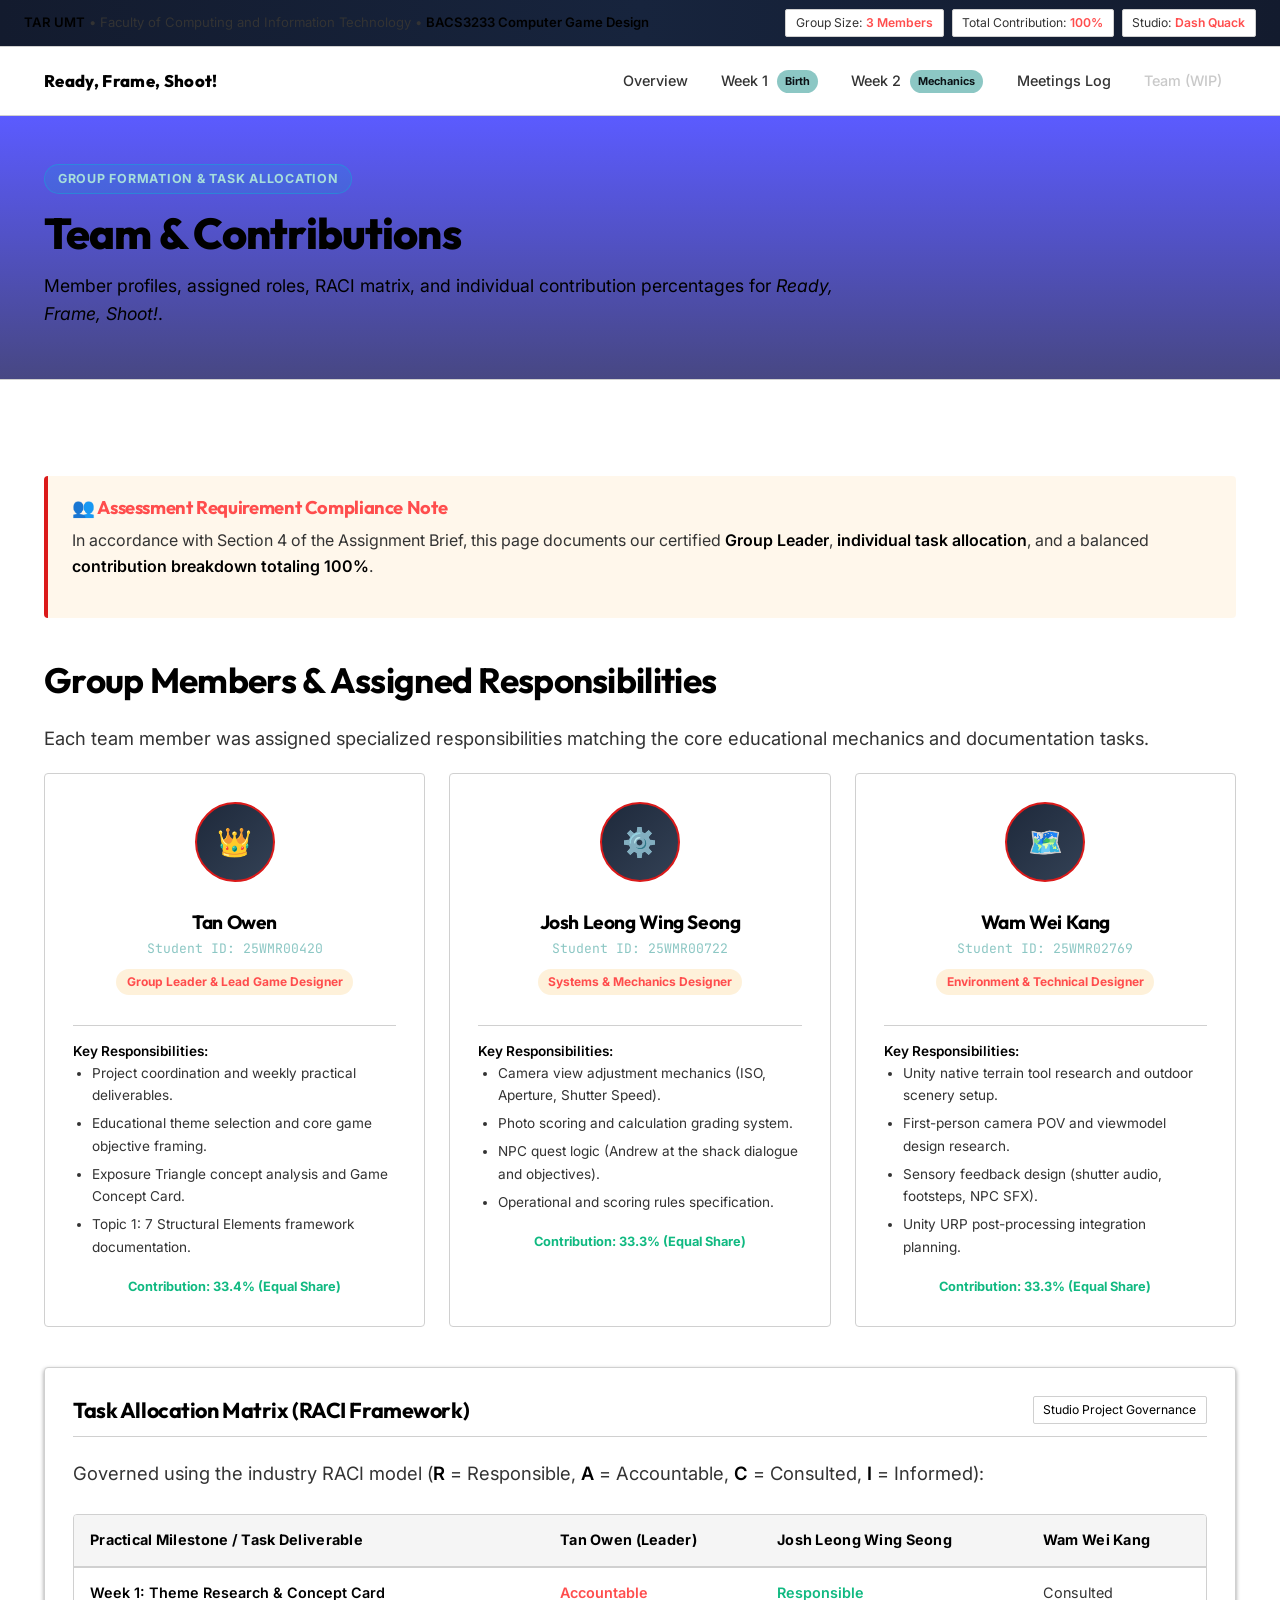
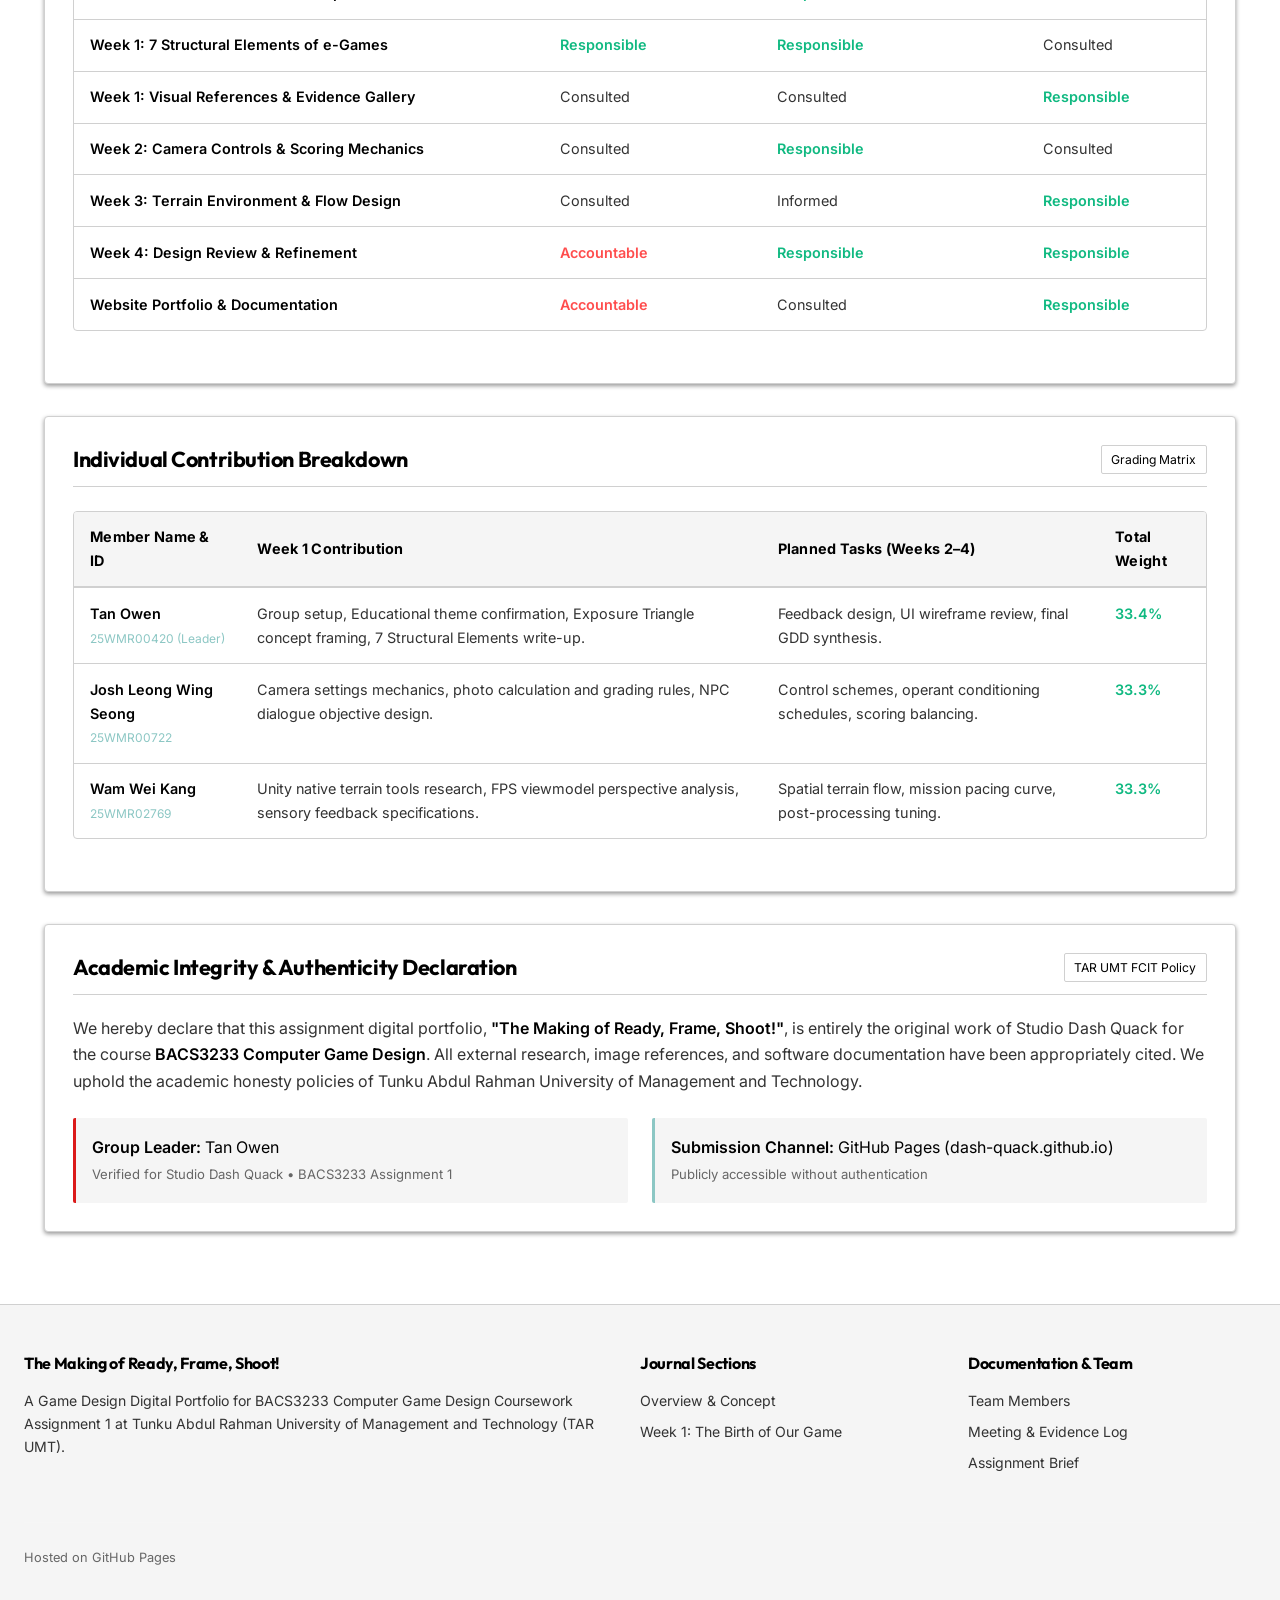
<file: team.html>
<!DOCTYPE html>
<html lang="en">
<head>
  <meta charset="UTF-8">
  <meta name="viewport" content="width=device-width, initial-scale=1.0">
  <title>Team &amp; Contributions | Ready, Frame, Shoot!</title>
  <meta name="description" content="Group members, assigned roles, RACI matrix, and individual contribution percentages for Ready, Frame, Shoot! - BACS3233 Assignment 1.">
  <link rel="preconnect" href="https://fonts.googleapis.com">
  <link rel="preconnect" href="https://fonts.gstatic.com" crossorigin>
  <link href="https://fonts.googleapis.com/css2?family=Inter:wght@400;500;600;700&family=Outfit:wght@500;600;700;800;900&family=JetBrains+Mono:wght@500&display=swap" rel="stylesheet">
  <link rel="stylesheet" href="css/style.css">
</head>
<body>

  <!-- Academic Rubric Banner -->
  <aside class="academic-banner" aria-label="Course Academic Information">
    <div class="academic-banner-inner">
      <div>
        <strong>TAR UMT</strong> • Faculty of Computing and Information Technology • <strong>BACS3233 Computer Game Design</strong>
      </div>
      <div class="academic-pills">
        <span class="academic-pill">Group Size: <strong>3 Members</strong></span>
        <span class="academic-pill">Total Contribution: <strong>100%</strong></span>
        <span class="academic-pill">Studio: <strong>Dash Quack</strong></span>
      </div>
    </div>
  </aside>

  <!-- Sticky Main Navigation -->
  <header class="navbar">
    <div class="nav-container">
      <a href="index.html" class="brand-link">
        <div class="brand-text">
          <span class="brand-title">Ready, Frame, Shoot!</span>
        </div>
      </a>

      <button class="nav-toggle" aria-label="Toggle navigation menu" aria-expanded="false">&#9776;</button>

      <nav>
        <ul class="nav-menu">
          <li class="nav-item"><a href="index.html" class="nav-link">Overview</a></li>
          <li class="nav-item"><a href="week1.html" class="nav-link">Week 1 <span
                class="nav-badge-pill">Birth</span></a></li>
          <li class="nav-item"><a href="week2.html" class="nav-link">Week 2 <span
                class="nav-badge-pill">Mechanics</span></a></li>
          <li class="nav-item"><a href="meetings-log.html" class="nav-link">Meetings Log</a></li>
          <!-- <li class="nav-item"><a href="week3.html" class="nav-link">Week 3 <span
                class="nav-badge-pill">Gameplay</span></a></li>
          <li class="nav-item"><a href="week4.html" class="nav-link">Week 4 <span
                class="nav-badge-pill">Refinement</span></a></li> -->
          <li class="nav-item"><a href="#" class="nav-link disabled" aria-disabled="true" tabindex="-1">Team (WIP)</a></li>
          <!-- <li class="nav-item"><a href="evidence.html" class="nav-link">Evidence Log</a></li> -->
        </ul>
      </nav>
    </div>
  </header>

  <main class="main-content">
    <!-- Page Header -->
    <section class="page-header">
      <div class="page-header-inner">
        <span class="page-week-indicator">Group Formation &amp; Task Allocation</span>
        <h1 class="page-title">Team &amp; Contributions</h1>
        <p class="page-description">
          Member profiles, assigned roles, RACI matrix, and individual contribution percentages for <em>Ready, Frame, Shoot!</em>.
        </p>
      </div>
    </section>

    <div class="container">

      <!-- Informational Callout -->
      <div class="callout callout-gold">
        <h4>👥 Assessment Requirement Compliance Note</h4>
        <p>
          In accordance with Section 4 of the Assignment Brief, this page documents our certified <strong>Group Leader</strong>, <strong>individual task allocation</strong>, and a balanced <strong>contribution breakdown totaling 100%</strong>.
        </p>
      </div>

      <!-- Section 1: Member Profile Cards -->
      <h2>Group Members &amp; Assigned Responsibilities</h2>
      <p class="lead">
        Each team member was assigned specialized responsibilities matching the core educational mechanics and documentation tasks.
      </p>

      <div class="grid-3">
        <!-- Member 1: Group Leader -->
        <div class="team-card">
          <div class="avatar-placeholder">👑</div>
          <h3 class="team-name">Tan Owen</h3>
          <div class="team-student-id">Student ID: 25WMR00420</div>
          <div class="team-role">Group Leader &amp; Lead Game Designer</div>
          
          <div class="team-responsibilities">
            <strong>Key Responsibilities:</strong>
            <ul>
              <li>Project coordination and weekly practical deliverables.</li>
              <li>Educational theme selection and core game objective framing.</li>
              <li>Exposure Triangle concept analysis and Game Concept Card.</li>
              <li>Topic 1: 7 Structural Elements framework documentation.</li>
            </ul>
          </div>
          <div class="contribution-badge">Contribution: 33.4% (Equal Share)</div>
        </div>

        <!-- Member 2: Systems Designer -->
        <div class="team-card">
          <div class="avatar-placeholder">⚙️</div>
          <h3 class="team-name">Josh Leong Wing Seong</h3>
          <div class="team-student-id">Student ID: 25WMR00722</div>
          <div class="team-role">Systems &amp; Mechanics Designer</div>
          
          <div class="team-responsibilities">
            <strong>Key Responsibilities:</strong>
            <ul>
              <li>Camera view adjustment mechanics (ISO, Aperture, Shutter Speed).</li>
              <li>Photo scoring and calculation grading system.</li>
              <li>NPC quest logic (Andrew at the shack dialogue and objectives).</li>
              <li>Operational and scoring rules specification.</li>
            </ul>
          </div>
          <div class="contribution-badge">Contribution: 33.3% (Equal Share)</div>
        </div>

        <!-- Member 3: Environment & Technical Designer -->
        <div class="team-card">
          <div class="avatar-placeholder">🗺️</div>
          <h3 class="team-name">Wam Wei Kang</h3>
          <div class="team-student-id">Student ID: 25WMR02769</div>
          <div class="team-role">Environment &amp; Technical Designer</div>
          
          <div class="team-responsibilities">
            <strong>Key Responsibilities:</strong>
            <ul>
              <li>Unity native terrain tool research and outdoor scenery setup.</li>
              <li>First-person camera POV and viewmodel design research.</li>
              <li>Sensory feedback design (shutter audio, footsteps, NPC SFX).</li>
              <li>Unity URP post-processing integration planning.</li>
            </ul>
          </div>
          <div class="contribution-badge">Contribution: 33.3% (Equal Share)</div>
        </div>
      </div>

      <!-- Section 2: RACI Matrix -->
      <section class="card" id="raci-matrix" style="margin-top: 2.5rem;">
        <div class="card-header">
          <div class="card-title-group">
            <h2 class="card-title">Task Allocation Matrix (RACI Framework)</h2>
          </div>
          <span class="academic-pill">Studio Project Governance</span>
        </div>

        <p class="lead">
          Governed using the industry RACI model (<strong>R</strong> = Responsible, <strong>A</strong> = Accountable, <strong>C</strong> = Consulted, <strong>I</strong> = Informed):
        </p>

        <div class="table-responsive">
          <table>
            <thead>
              <tr>
                <th>Practical Milestone / Task Deliverable</th>
                <th>Tan Owen (Leader)</th>
                <th>Josh Leong Wing Seong</th>
                <th>Wam Wei Kang</th>
              </tr>
            </thead>
            <tbody>
              <tr>
                <td><strong>Week 1: Theme Research &amp; Concept Card</strong></td>
                <td><strong style="color: var(--accent-gold-light);">Accountable</strong></td>
                <td><strong style="color: var(--accent-emerald);">Responsible</strong></td>
                <td>Consulted</td>
              </tr>
              <tr>
                <td><strong>Week 1: 7 Structural Elements of e-Games</strong></td>
                <td><strong style="color: var(--accent-emerald);">Responsible</strong></td>
                <td><strong style="color: var(--accent-emerald);">Responsible</strong></td>
                <td>Consulted</td>
              </tr>
              <tr>
                <td><strong>Week 1: Visual References &amp; Evidence Gallery</strong></td>
                <td>Consulted</td>
                <td>Consulted</td>
                <td><strong style="color: var(--accent-emerald);">Responsible</strong></td>
              </tr>
              <tr>
                <td><strong>Week 2: Camera Controls &amp; Scoring Mechanics</strong></td>
                <td>Consulted</td>
                <td><strong style="color: var(--accent-emerald);">Responsible</strong></td>
                <td>Consulted</td>
              </tr>
              <tr>
                <td><strong>Week 3: Terrain Environment &amp; Flow Design</strong></td>
                <td>Consulted</td>
                <td>Informed</td>
                <td><strong style="color: var(--accent-emerald);">Responsible</strong></td>
              </tr>
              <tr>
                <td><strong>Week 4: Design Review &amp; Refinement</strong></td>
                <td><strong style="color: var(--accent-gold-light);">Accountable</strong></td>
                <td><strong style="color: var(--accent-emerald);">Responsible</strong></td>
                <td><strong style="color: var(--accent-emerald);">Responsible</strong></td>
              </tr>
              <tr>
                <td><strong>Website Portfolio &amp; Documentation</strong></td>
                <td><strong style="color: var(--accent-gold-light);">Accountable</strong></td>
                <td>Consulted</td>
                <td><strong style="color: var(--accent-emerald);">Responsible</strong></td>
              </tr>
            </tbody>
          </table>
        </div>
      </section>

      <!-- Section 3: Individual Weekly Contribution Breakdown Table -->
      <section class="card" id="individual-breakdown">
        <div class="card-header">
          <div class="card-title-group">
            <h2 class="card-title">Individual Contribution Breakdown</h2>
          </div>
          <span class="academic-pill">Grading Matrix</span>
        </div>

        <div class="table-responsive">
          <table>
            <thead>
              <tr>
                <th>Member Name &amp; ID</th>
                <th>Week 1 Contribution</th>
                <th>Planned Tasks (Weeks 2–4)</th>
                <th>Total Weight</th>
              </tr>
            </thead>
            <tbody>
              <tr>
                <td>
                  <strong>Tan Owen</strong><br>
                  <small style="color: var(--accent-teal);">25WMR00420 (Leader)</small>
                </td>
                <td>Group setup, Educational theme confirmation, Exposure Triangle concept framing, 7 Structural Elements write-up.</td>
                <td>Feedback design, UI wireframe review, final GDD synthesis.</td>
                <td><strong style="color: var(--accent-emerald);">33.4%</strong></td>
              </tr>
              <tr>
                <td>
                  <strong>Josh Leong Wing Seong</strong><br>
                  <small style="color: var(--accent-teal);">25WMR00722</small>
                </td>
                <td>Camera settings mechanics, photo calculation and grading rules, NPC dialogue objective design.</td>
                <td>Control schemes, operant conditioning schedules, scoring balancing.</td>
                <td><strong style="color: var(--accent-emerald);">33.3%</strong></td>
              </tr>
              <tr>
                <td>
                  <strong>Wam Wei Kang</strong><br>
                  <small style="color: var(--accent-teal);">25WMR02769</small>
                </td>
                <td>Unity native terrain tools research, FPS viewmodel perspective analysis, sensory feedback specifications.</td>
                <td>Spatial terrain flow, mission pacing curve, post-processing tuning.</td>
                <td><strong style="color: var(--accent-emerald);">33.3%</strong></td>
              </tr>
            </tbody>
          </table>
        </div>
      </section>

      <!-- Section 4: Academic Integrity Statement -->
      <section class="card" id="academic-integrity">
        <div class="card-header">
          <div class="card-title-group">
            <h2 class="card-title">Academic Integrity &amp; Authenticity Declaration</h2>
          </div>
          <span class="academic-pill">TAR UMT FCIT Policy</span>
        </div>

        <p>
          We hereby declare that this assignment digital portfolio, <strong>"The Making of Ready, Frame, Shoot!"</strong>, is entirely the original work of Studio Dash Quack for the course <strong>BACS3233 Computer Game Design</strong>. All external research, image references, and software documentation have been appropriately cited. We uphold the academic honesty policies of Tunku Abdul Rahman University of Management and Technology.
        </p>

        <div class="grid-2" style="margin-top: 1.5rem;">
          <div style="background: var(--bg-subtle); padding: 1rem; border-radius: var(--radius-sm); border-left: 3px solid var(--accent-gold);">
            <strong>Group Leader:</strong> Tan Owen<br>
            <span style="font-size: 0.82rem; color: var(--text-muted);">Verified for Studio Dash Quack • BACS3233 Assignment 1</span>
          </div>
          <div style="background: var(--bg-subtle); padding: 1rem; border-radius: var(--radius-sm); border-left: 3px solid var(--accent-teal);">
            <strong>Submission Channel:</strong> GitHub Pages (dash-quack.github.io)<br>
            <span style="font-size: 0.82rem; color: var(--text-muted);">Publicly accessible without authentication</span>
          </div>
        </div>
      </section>

    </div>
  </main>

  <!-- Global Footer -->
  <footer class="footer">
    <div class="footer-inner">
      <div class="footer-col">
        <h4>The Making of Ready, Frame, Shoot!</h4>
        <p>A Game Design Digital Portfolio for BACS3233 Computer Game Design
          Coursework Assignment 1 at Tunku Abdul Rahman University of Management and Technology (TAR UMT).</p>
      </div>

      <div class="footer-col">
        <h4>Journal Sections</h4>
        <ul>
          <li><a href="index.html">Overview &amp; Concept</a></li>
          <li><a href="week1.html">Week 1: The Birth of Our Game</a></li>
        </ul>
      </div>

      <div class="footer-col">
        <h4>Documentation &amp; Team</h4>
        <ul>
          <li><a href="team.html">Team Members</a></li>
          <li><a href="evidence.html">Meeting &amp; Evidence Log</a></li>
          <li><a href="README.md" target="_blank">Assignment Brief</a></li>
        </ul>
      </div>
    </div>

    <div class="footer-bottom">
      <div>Hosted on GitHub Pages</div>
    </div>
  </footer>

  <script src="js/main.js"></script>
</body>
</html>
</file>
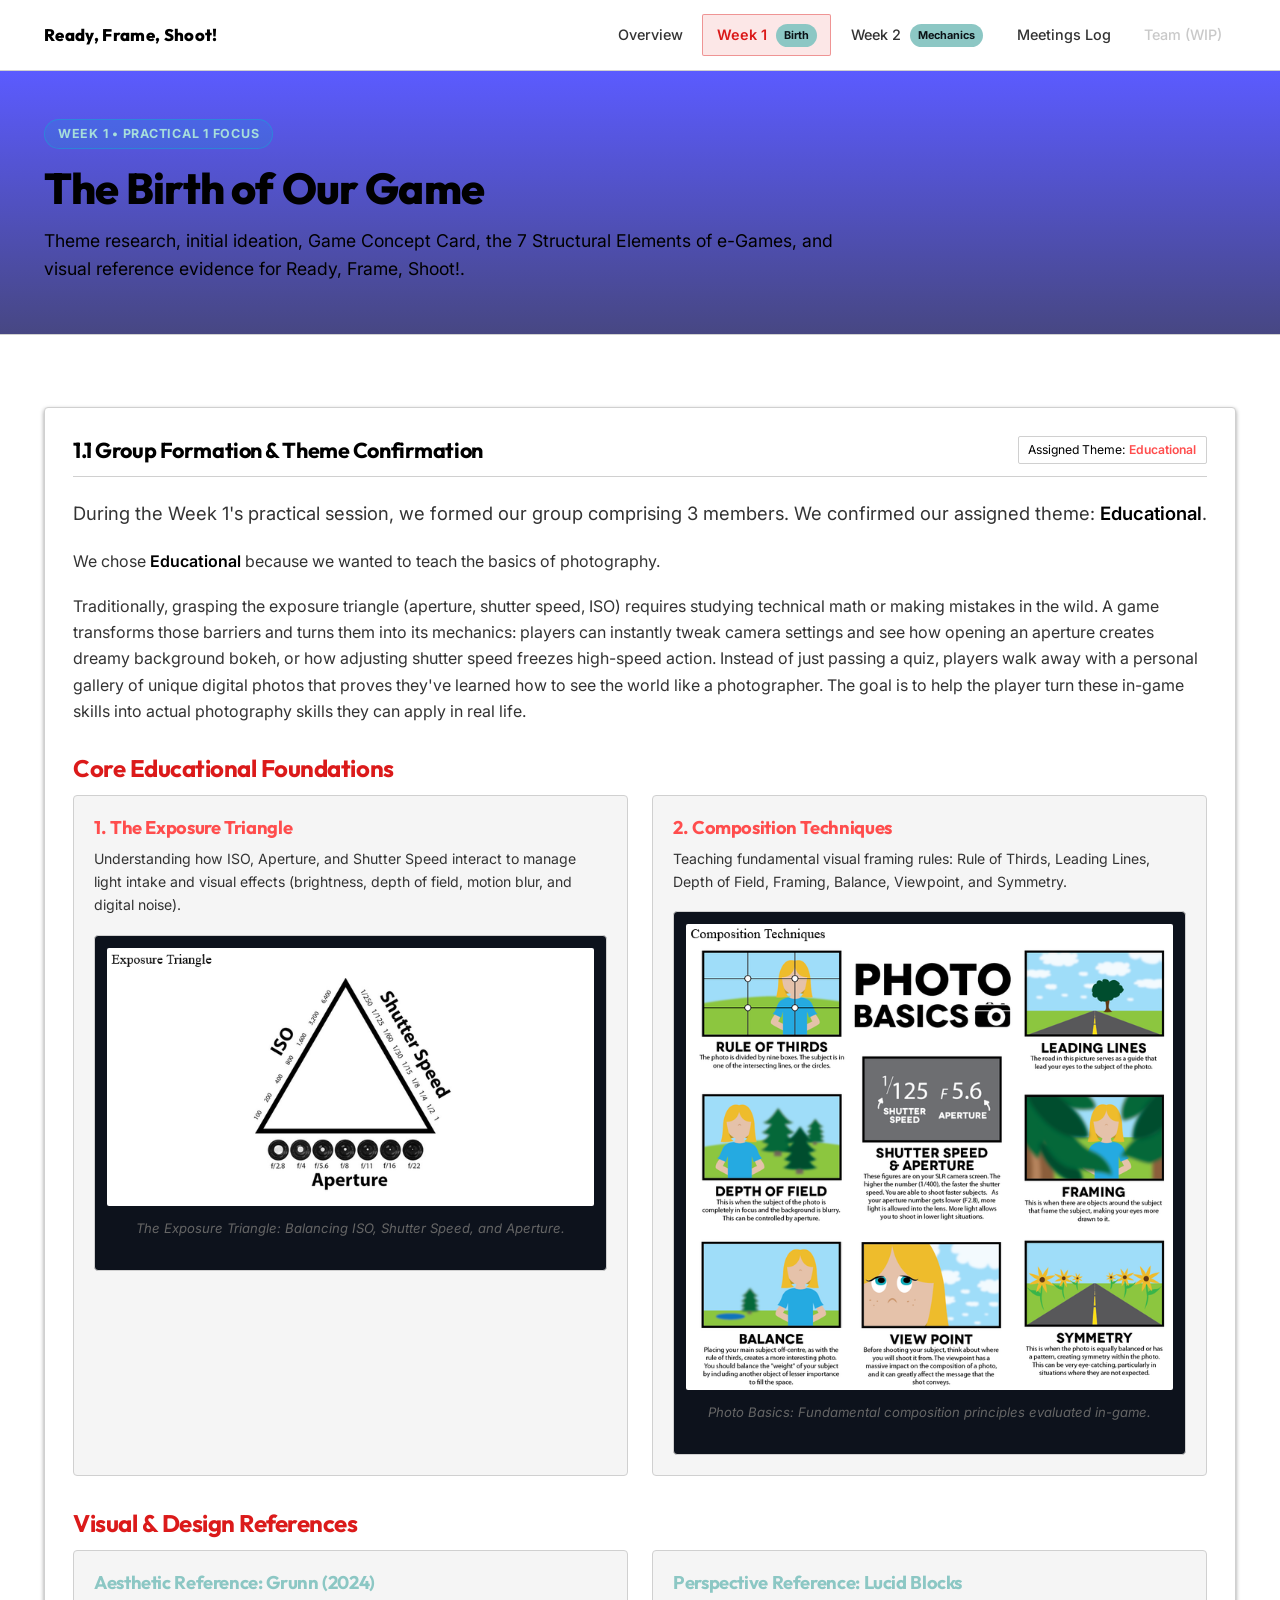
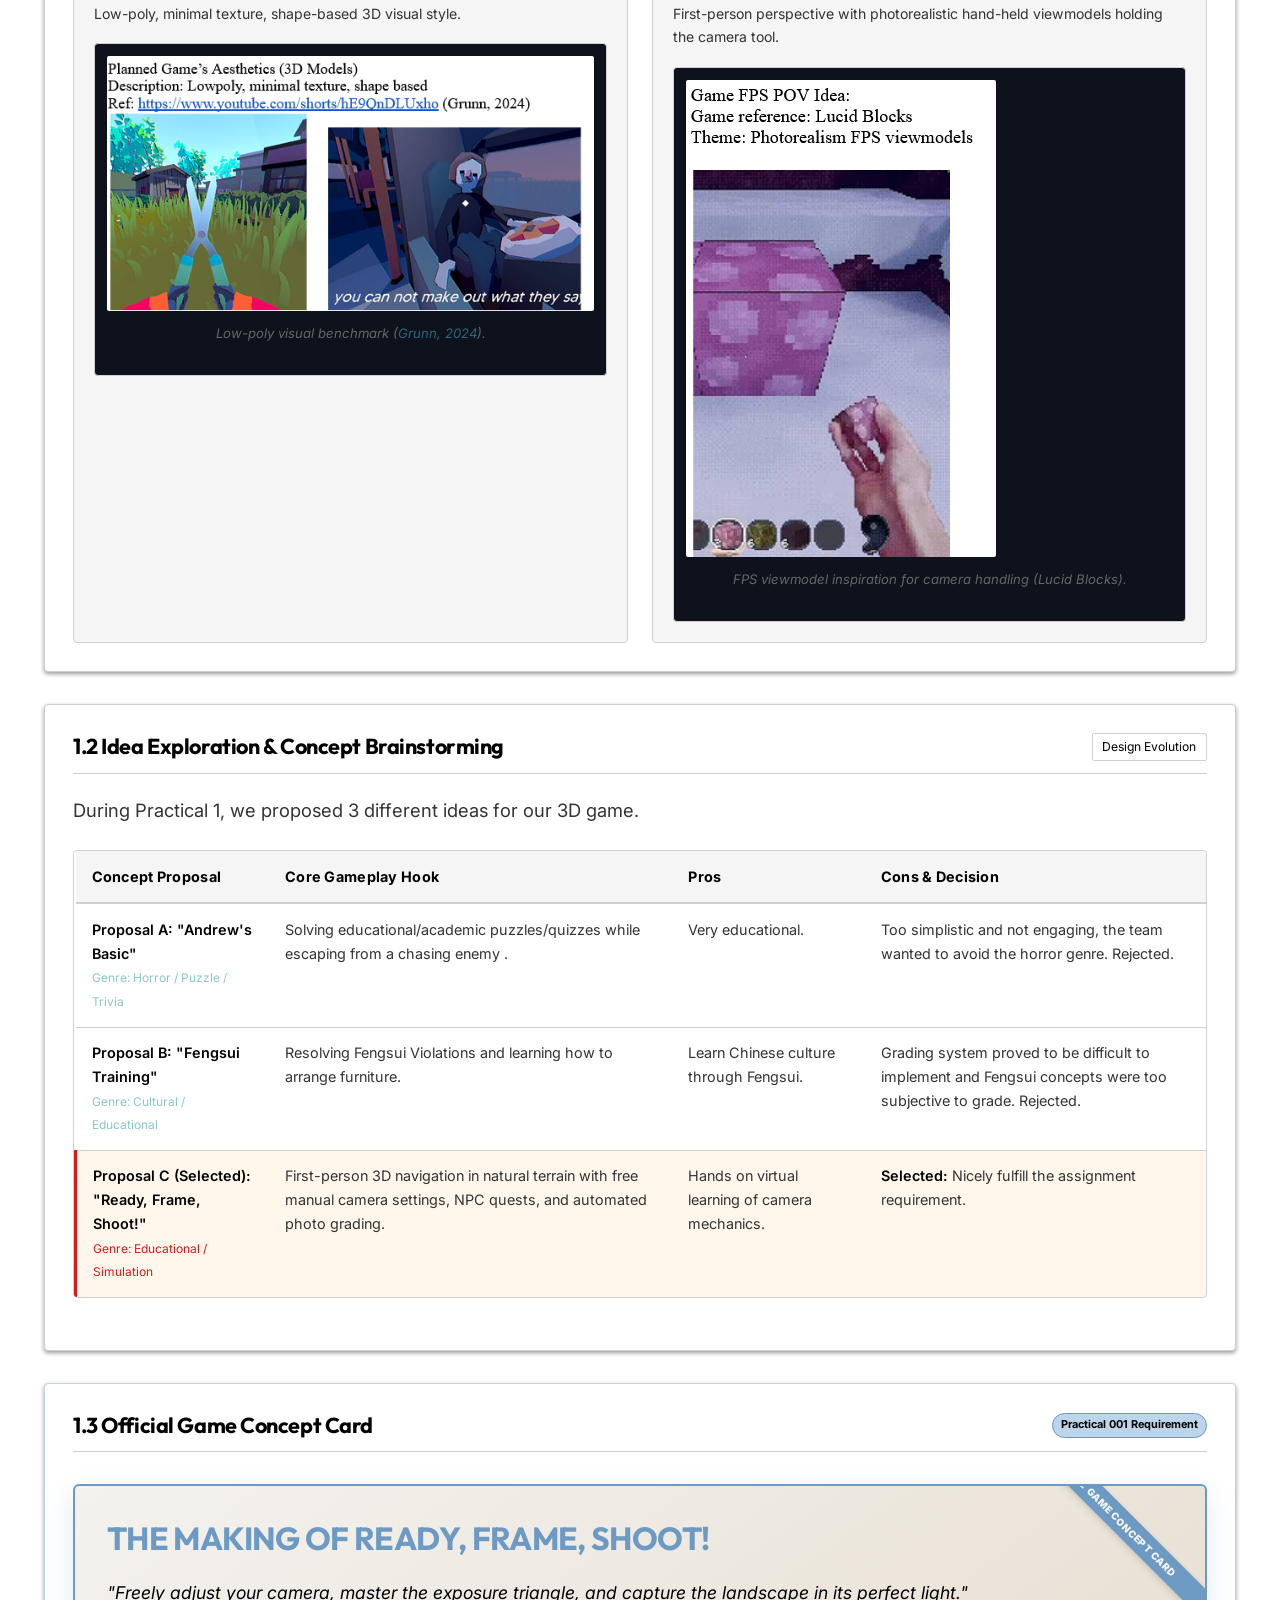
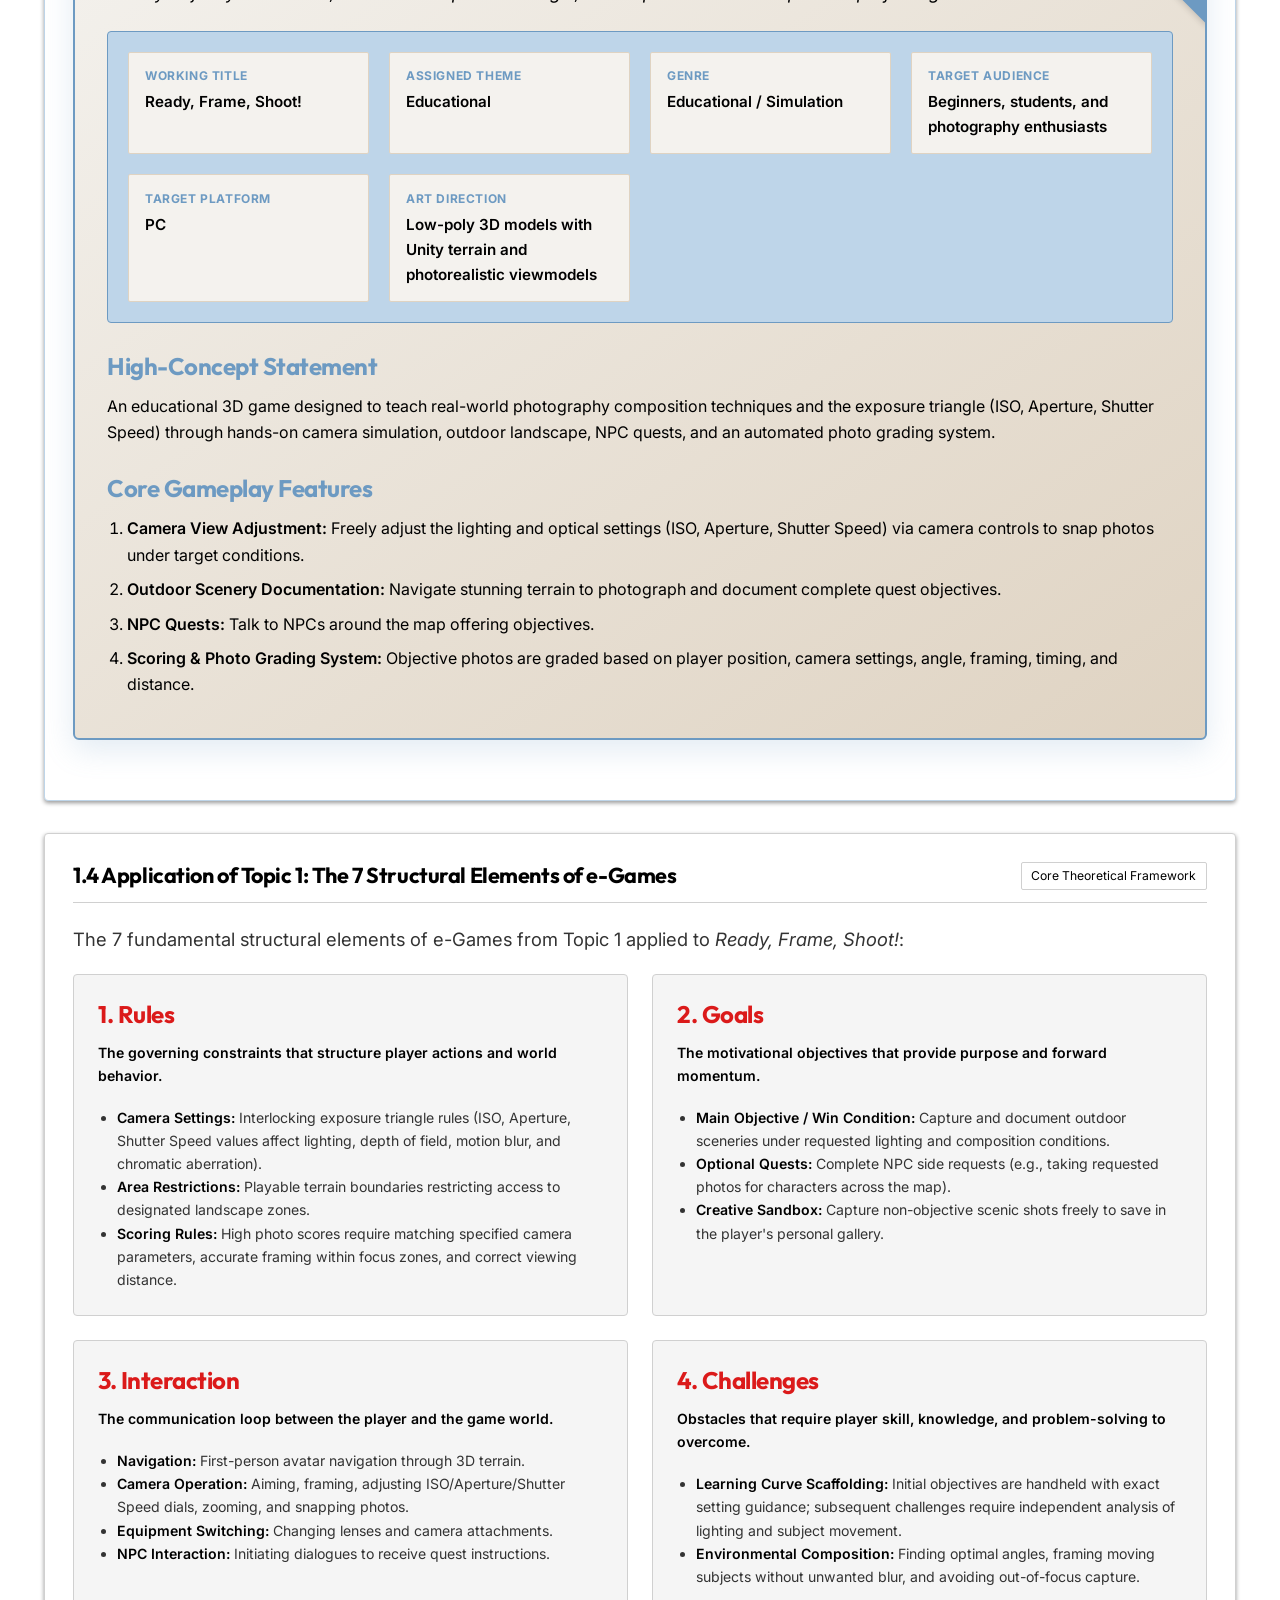
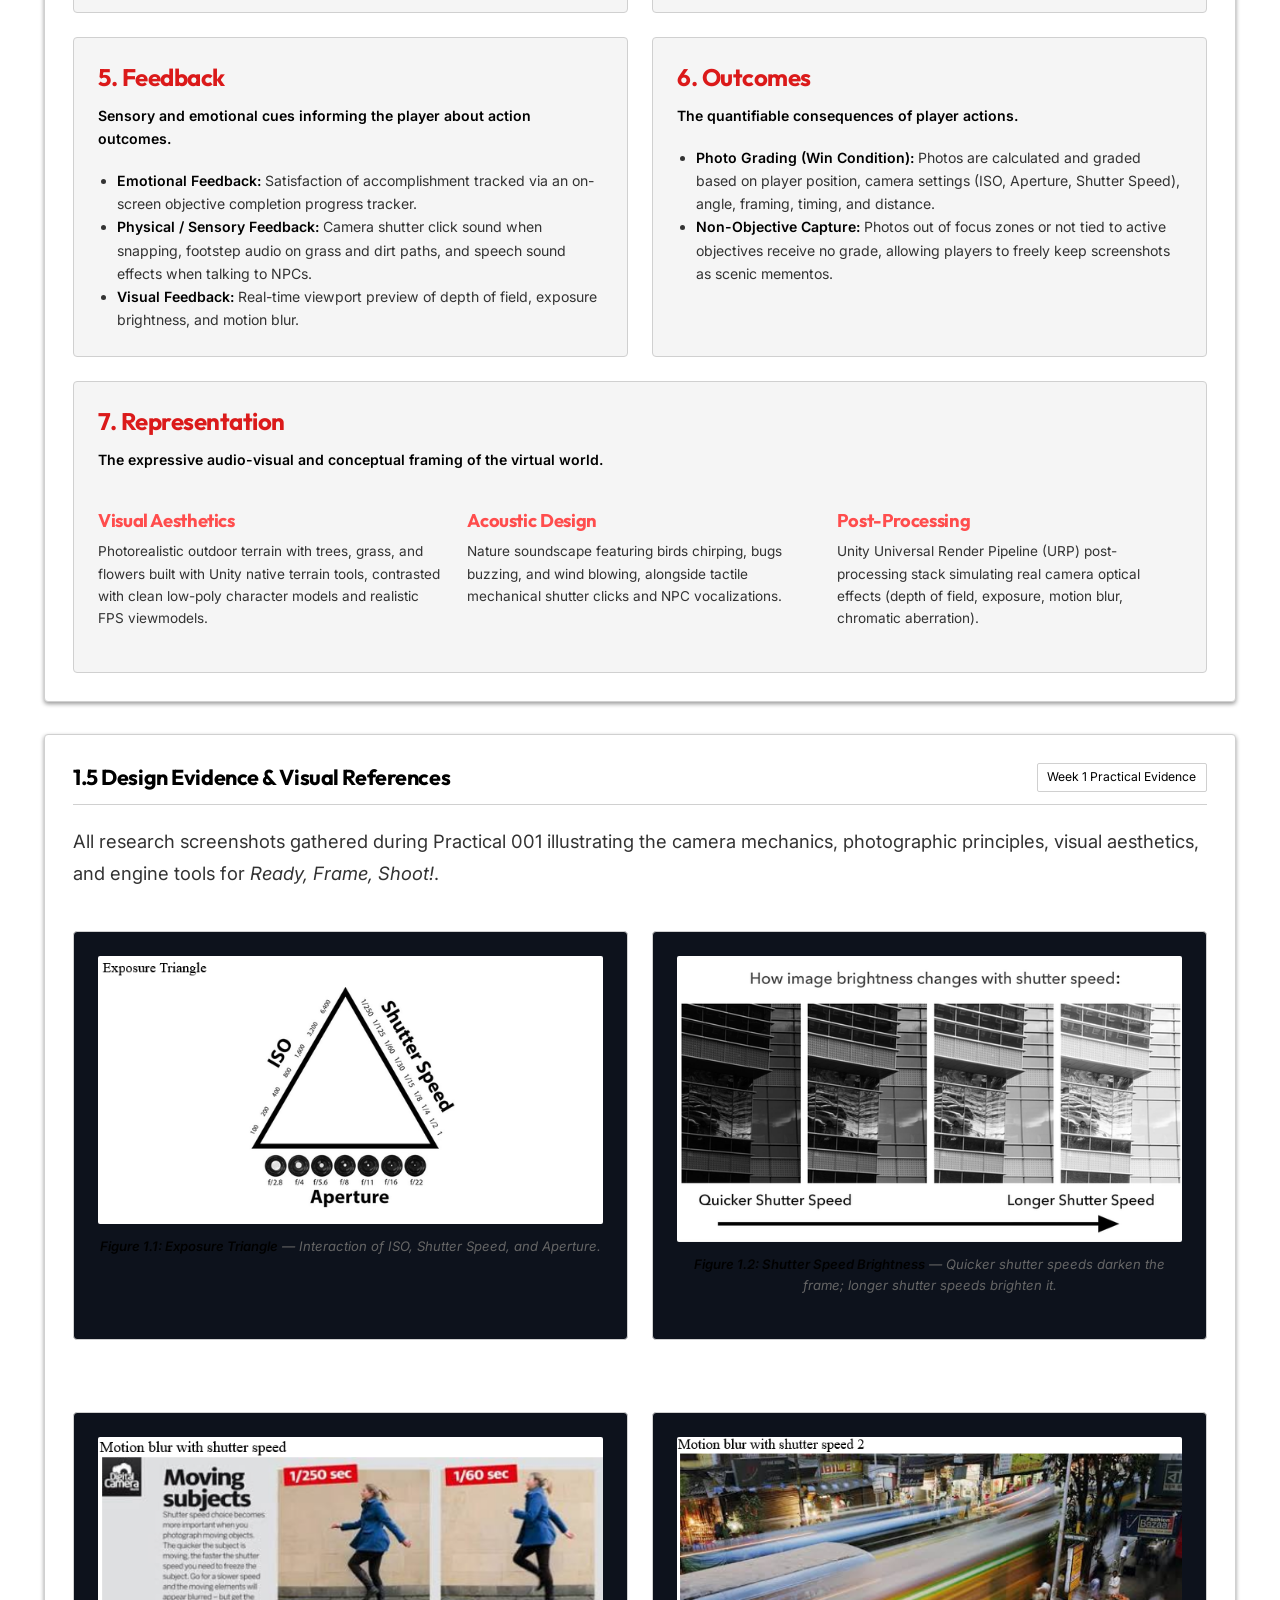
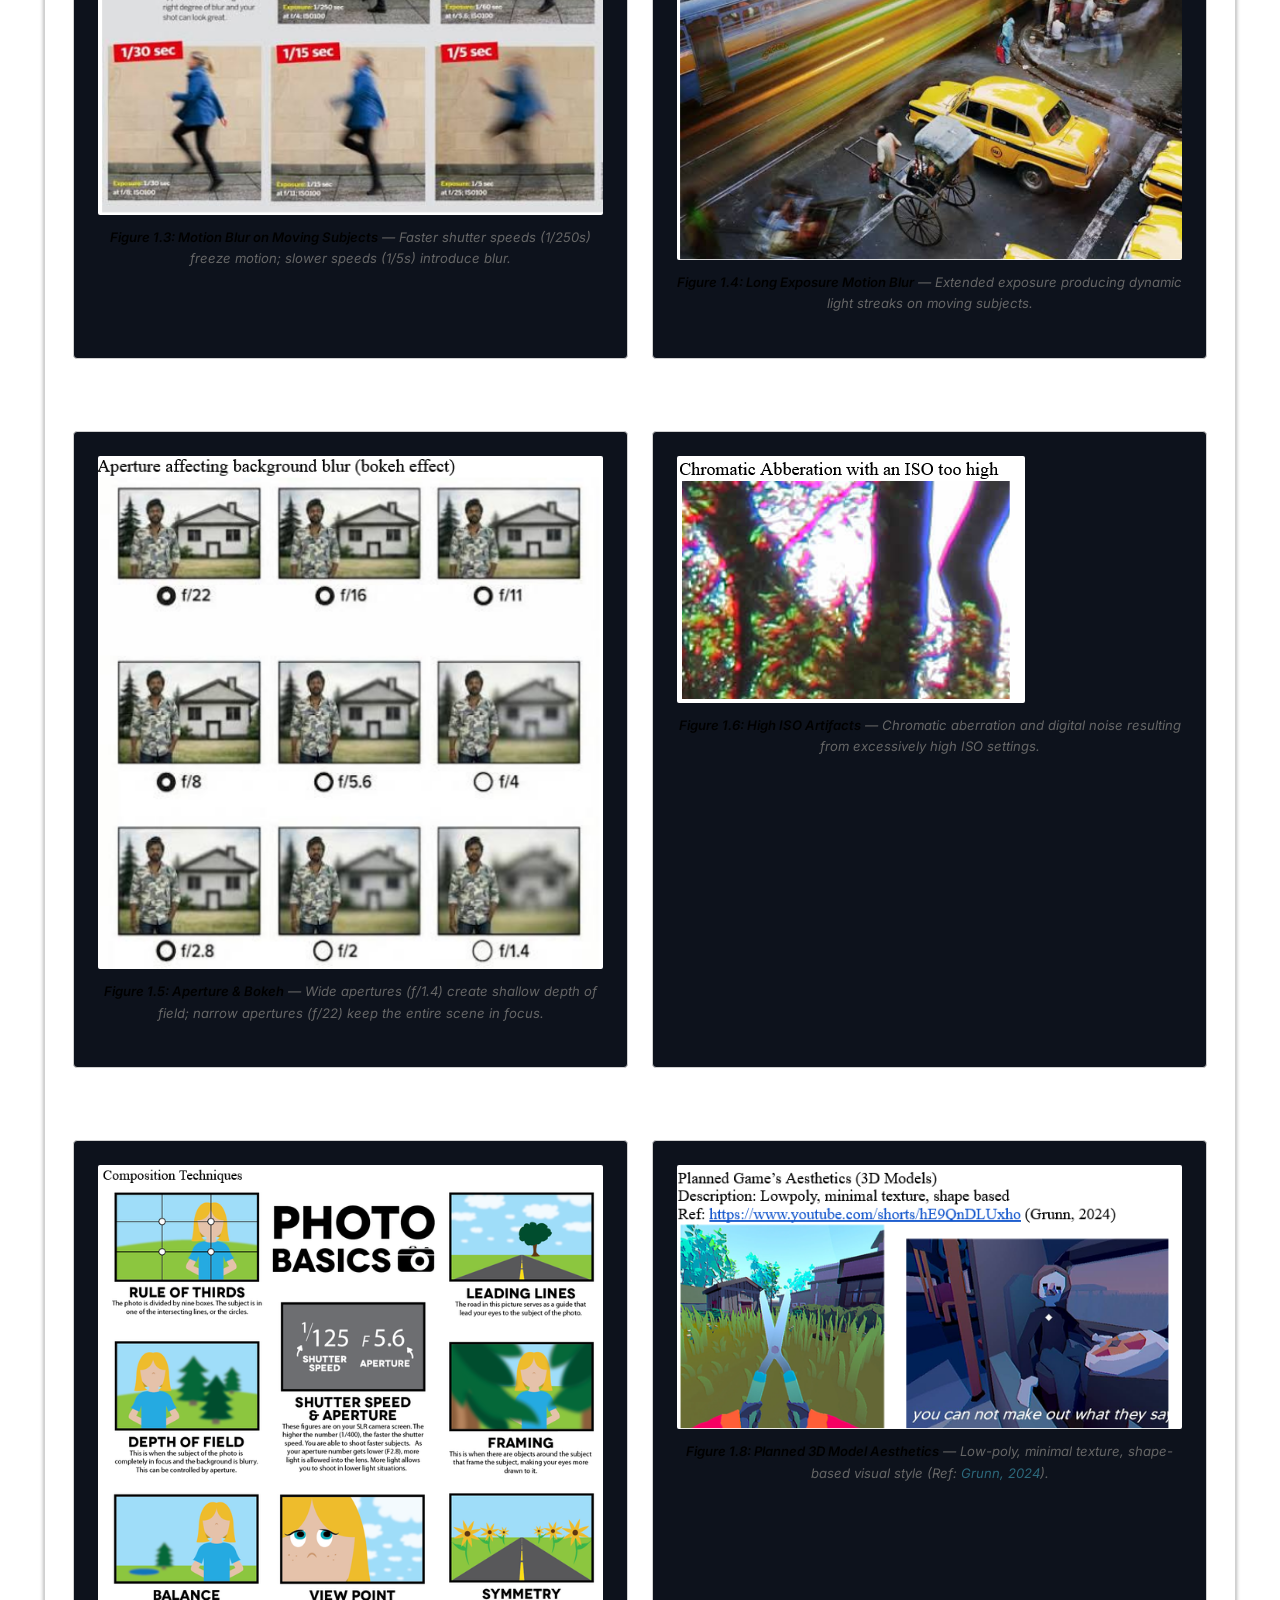
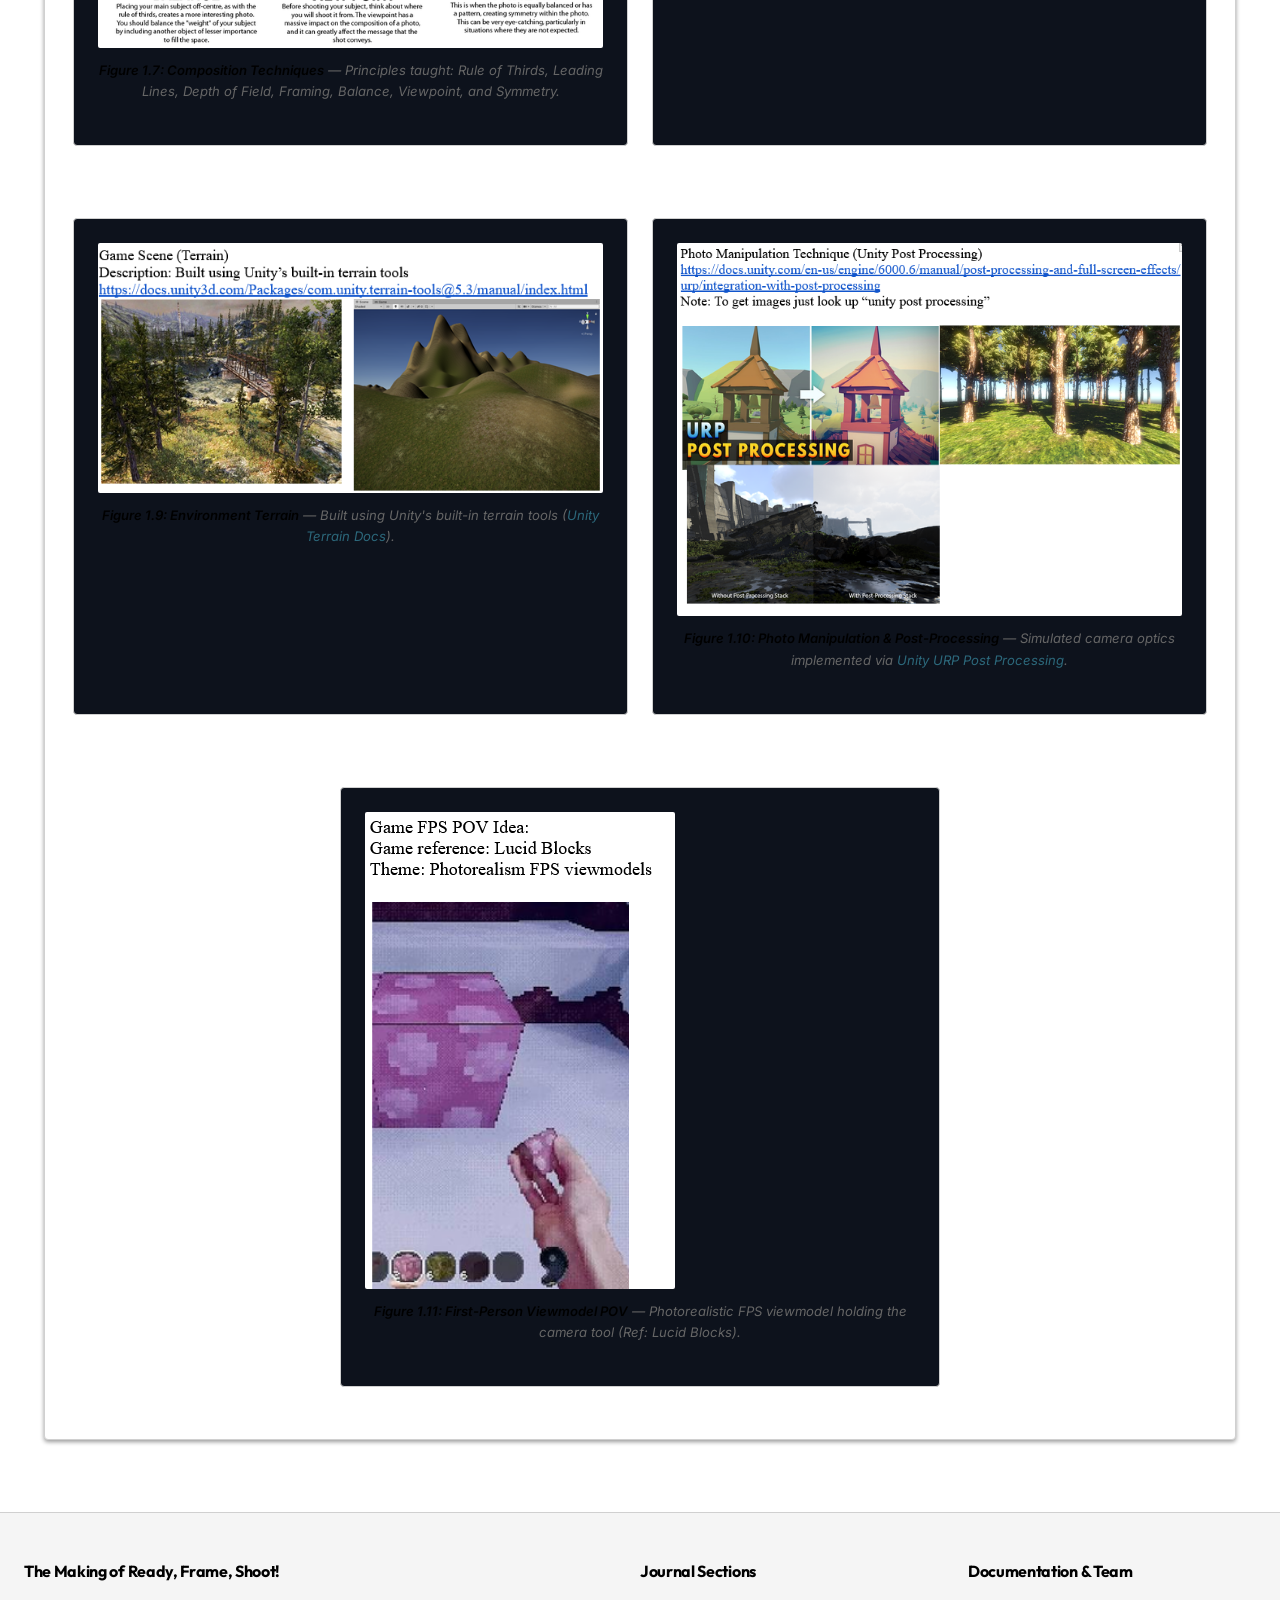
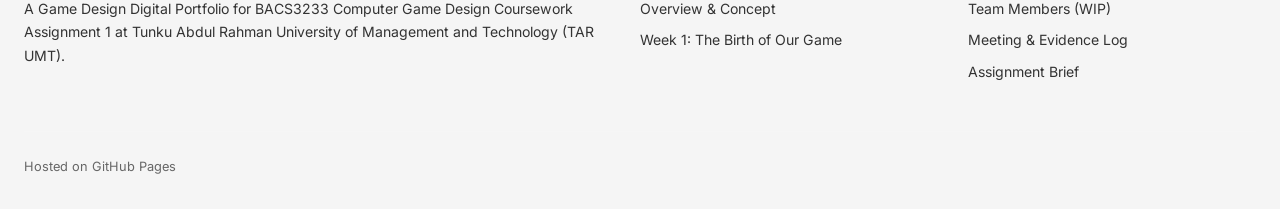
<file: week1.html>
<!DOCTYPE html>
<html lang="en">

<head>
  <meta charset="UTF-8">
  <meta name="viewport" content="width=device-width, initial-scale=1.0">
  <title>Week 1: The Birth of Our Game | Ready, Frame, Shoot!</title>
  <meta name="description"
    content="Week 1 Game Design documentation: Educational theme, photography fundamentals, Exposure Triangle, Game Concept Card, 7 Structural Elements of e-Games, and design references for Ready, Frame, Shoot!.">
  <link rel="preconnect" href="https://fonts.googleapis.com">
  <link rel="preconnect" href="https://fonts.gstatic.com" crossorigin>
  <link
    href="https://fonts.googleapis.com/css2?family=Inter:wght@400;500;600;700&family=Outfit:wght@500;600;700;800;900&family=JetBrains+Mono:wght@500&display=swap"
    rel="stylesheet">
  <link rel="stylesheet" href="css/style.css">
</head>

<body>

  <!-- Sticky Main Navigation -->
  <header class="navbar">
    <div class="nav-container">
      <a href="index.html" class="brand-link">
        <div class="brand-text">
          <span class="brand-title">Ready, Frame, Shoot!</span>
        </div>
      </a>

      <button class="nav-toggle" aria-label="Toggle navigation menu" aria-expanded="false">&#9776;</button>

      <nav>
        <ul class="nav-menu">
          <li class="nav-item"><a href="index.html" class="nav-link">Overview</a></li>
          <li class="nav-item"><a href="week1.html" class="nav-link active">Week 1 <span
                class="nav-badge-pill">Birth</span></a></li>
          <li class="nav-item"><a href="week2.html" class="nav-link">Week 2 <span
                class="nav-badge-pill">Mechanics</span></a></li>
          <li class="nav-item"><a href="meetings-log.html" class="nav-link">Meetings Log</a></li>
          <!-- <li class="nav-item"><a href="week3.html" class="nav-link">Week 3 <span
                class="nav-badge-pill">Gameplay</span></a></li>
          <li class="nav-item"><a href="week4.html" class="nav-link">Week 4 <span
                class="nav-badge-pill">Refinement</span></a></li> -->
          <li class="nav-item"><a href="#" class="nav-link disabled" aria-disabled="true" tabindex="-1">Team (WIP)</a></li>
          <!-- <li class="nav-item"><a href="evidence.html" class="nav-link">Evidence Log</a></li> -->
        </ul>
      </nav>
    </div>
  </header>

  <main class="main-content">
    <!-- Page Header -->
    <section class="page-header">
      <div class="page-header-inner">
        <span class="page-week-indicator">Week 1 • Practical 1 Focus</span>
        <h1 class="page-title">The Birth of Our Game</h1>
        <p class="page-description">
          Theme research, initial ideation, Game Concept Card, the 7 Structural Elements of e-Games, and visual
          reference evidence for Ready, Frame, Shoot!.
        </p>
      </div>
    </section>

    <div class="container">

      <!-- Section 1: Studio Formation & Theme Selection -->
      <section class="card" id="theme-research">
        <div class="card-header">
          <div class="card-title-group">
            <h2 class="card-title">1.1 Group Formation &amp; Theme Confirmation</h2>
          </div>
          <span class="academic-pill">Assigned Theme: <strong>Educational</strong></span>
        </div>

        <p class="lead">
          During the Week 1's practical session, we formed our group comprising 3 members.
          We confirmed our assigned theme: <strong>Educational</strong>.
        </p>
        <p>We chose <strong>Educational</strong> because we wanted to teach the basics of photography.</p>
        <p>
          Traditionally, grasping the exposure triangle (aperture, shutter speed, ISO) requires studying
          technical math or making mistakes in the wild. A game transforms those
          barriers and turns them into its mechanics: players can instantly tweak camera settings and see how opening an
          aperture creates dreamy background bokeh, or how adjusting shutter speed freezes high-speed action. Instead of
          just passing a quiz,
          players walk away with a personal gallery of unique digital photos that proves they've learned how to see the
          world like a photographer. The goal is to help the player turn these in-game skills into actual photography
          skills they can apply in real life.
        </p>

        <h3>Core Educational Foundations</h3>
        <div class="grid-2">
          <div
            style="background: var(--bg-subtle); padding: 1.25rem; border-radius: var(--radius-md); border: 1px solid var(--border-color);">
            <h4 style="color: var(--accent-gold-light); margin-top: 0;">1. The Exposure Triangle</h4>
            <p style="font-size: 0.88rem;">
              Understanding how ISO, Aperture, and Shutter Speed interact to manage light intake and visual effects
              (brightness, depth of field, motion blur, and digital noise).
            </p>
            <div class="diagram-container" style="margin: 0.75rem 0 0 0; padding: 0.75rem;">
              <img src="assets/Week1/Screenshot 2026-11-11 121642.png" alt="Exposure Triangle Diagram"
                style="max-width: 100%; height: auto; border-radius: var(--radius-sm);">
              <p class="diagram-caption">The Exposure Triangle: Balancing ISO, Shutter Speed, and Aperture.</p>
            </div>
          </div>

          <div
            style="background: var(--bg-subtle); padding: 1.25rem; border-radius: var(--radius-md); border: 1px solid var(--border-color);">
            <h4 style="color: var(--accent-gold-light); margin-top: 0;">2. Composition Techniques</h4>
            <p style="font-size: 0.88rem;">
              Teaching fundamental visual framing rules: Rule of Thirds, Leading Lines, Depth of Field, Framing,
              Balance, Viewpoint, and Symmetry.
            </p>
            <div class="diagram-container" style="margin: 0.75rem 0 0 0; padding: 0.75rem;">
              <img src="assets/Week1/Screenshot 2026-11-11 121804.png" alt="Composition Techniques Overview"
                style="max-width: 100%; height: auto; border-radius: var(--radius-sm);">
              <p class="diagram-caption">Photo Basics: Fundamental composition principles evaluated in-game.</p>
            </div>
          </div>
        </div>

        <h3 style="margin-top: 2rem;">Visual &amp; Design References</h3>
        <div class="grid-2">
          <div
            style="background: var(--bg-subtle); padding: 1.25rem; border-radius: var(--radius-md); border: 1px solid var(--border-color);">
            <h4 style="color: var(--accent-teal); margin-top: 0;">Aesthetic Reference: Grunn (2024)</h4>
            <p style="font-size: 0.88rem;">
              Low-poly, minimal texture, shape-based 3D visual style.
            </p>
            <div class="diagram-container" style="margin: 0.75rem 0 0 0; padding: 0.75rem;">
              <img src="assets/Week1/Screenshot 2026-11-11 121808.png" alt="Planned Game Aesthetics Reference"
                style="max-width: 100%; height: auto; border-radius: var(--radius-sm);">
              <p class="diagram-caption">Low-poly visual benchmark (<a href="https://www.youtube.com/shorts/hE9QnDLUxho"
                  target="_blank" rel="noopener">Grunn, 2024</a>).</p>
            </div>
          </div>

          <div
            style="background: var(--bg-subtle); padding: 1.25rem; border-radius: var(--radius-md); border: 1px solid var(--border-color);">
            <h4 style="color: var(--accent-teal); margin-top: 0;">Perspective Reference: Lucid Blocks</h4>
            <p style="font-size: 0.88rem;">
              First-person perspective with photorealistic hand-held viewmodels holding the camera tool.
            </p>
            <div class="diagram-container" style="margin: 0.75rem 0 0 0; padding: 0.75rem;">
              <img src="assets/Week1/Screenshot 2026-11-11 121849.png" alt="Game FPS POV Reference"
                style="max-width: 100%; height: auto; border-radius: var(--radius-sm);">
              <p class="diagram-caption">FPS viewmodel inspiration for camera handling (Lucid Blocks).</p>
            </div>
          </div>
        </div>
      </section>

      <!-- Section 2: Idea Exploration & Evolution -->
      <section class="card" id="idea-exploration">
        <div class="card-header">
          <div class="card-title-group">
            <h2 class="card-title">1.2 Idea Exploration &amp; Concept Brainstorming</h2>
          </div>
          <span class="academic-pill">Design Evolution</span>
        </div>

        <p class="lead">
          During Practical 1, we proposed 3 different ideas for our 3D game.
        </p>

        <div class="table-responsive">
          <table>
            <thead>
              <tr>
                <th>Concept Proposal</th>
                <th>Core Gameplay Hook</th>
                <th>Pros</th>
                <th>Cons &amp; Decision</th>
              </tr>
            </thead>
            <tbody>
              <tr>
                <td><strong>Proposal A: "Andrew's Basic"</strong><br><small style="color: var(--accent-teal);">Genre:
                    Horror / Puzzle / Trivia</small></td>
                <td>Solving educational/academic puzzles/quizzes while escaping from a chasing enemy
                  .</td>
                <td>Very educational.</td>
                <td>Too simplistic and not engaging, the team wanted to avoid the horror genre. Rejected.</td>
              </tr>
              <tr>
                <td><strong>Proposal B: "Fengsui Training"</strong><br><small style="color: var(--accent-teal);">Genre:
                    Cultural / Educational</small></td>
                <td>Resolving Fengsui Violations and learning how to arrange furniture.</td>
                <td>Learn Chinese culture through Fengsui.</td>
                <td>Grading system proved to be difficult to implement and Fengsui concepts were too subjective to
                  grade. Rejected.</td>
              </tr>
              <tr style="background: rgba(245, 158, 11, 0.08); border-left: 3px solid var(--accent-gold);">
                <td><strong>Proposal C (Selected): "Ready, Frame, Shoot!"</strong><br><small
                    style="color: var(--accent-gold);">Genre: Educational / Simulation</small></td>
                <td>First-person 3D navigation in natural terrain with free manual camera settings, NPC quests, and
                  automated photo grading.</td>
                <td>Hands on virtual learning of camera mechanics.</td>
                <td><strong>Selected:</strong> Nicely fulfill the assignment requirement.
                </td>
              </tr>
            </tbody>
          </table>
        </div>
      </section>

      <!-- Section 3: Official Game Concept Card -->
      <section class="card" id="concept-card">
        <div class="card-header">
          <div class="card-title-group">
            <h2 class="card-title">1.3 Official Game Concept Card</h2>
          </div>
          <span class="nav-badge-pill">Practical 001 Requirement</span>
        </div>

        <div class="concept-card">
          <h2 style="color: #6d9ac2; margin-top: 0; font-size: 2rem;">THE MAKING OF READY, FRAME,
            SHOOT!</h2>
          <p style="font-size: 1.1rem; color: #000000; font-style: italic;">
            "Freely adjust your camera, master the exposure triangle, and capture the landscape in its perfect light."
          </p>

          <div class="concept-meta-grid">
            <div>
              <div class="meta-field-label">Working Title</div>
              <div class="meta-field-value">Ready, Frame, Shoot!</div>
            </div>
            <div>
              <div class="meta-field-label">Assigned Theme</div>
              <div class="meta-field-value">Educational</div>
            </div>
            <div>
              <div class="meta-field-label">Genre</div>
              <div class="meta-field-value">Educational / Simulation</div>
            </div>
            <div>
              <div class="meta-field-label">Target Audience</div>
              <div class="meta-field-value">Beginners, students, and photography enthusiasts</div>
            </div>
            <div>
              <div class="meta-field-label">Target Platform</div>
              <div class="meta-field-value">PC</div>
            </div>
            <div>
              <div class="meta-field-label">Art Direction</div>
              <div class="meta-field-value">Low-poly 3D models with Unity terrain and photorealistic viewmodels</div>
            </div>
          </div>

          <h3 style="color: #6d9ac2;">High-Concept Statement</h3>
          <p style="color: #000000;">
            An educational 3D game designed to teach real-world photography composition techniques and the exposure
            triangle (ISO, Aperture, Shutter Speed) through hands-on camera simulation, outdoor landscape,
            NPC quests, and an automated photo grading system.
          </p>

          <h3 style="color: #6d9ac2;">Core Gameplay Features</h3>
          <ol style="padding-left: 1.25rem; color: #000000;">
            <li style="margin-bottom: 0.5rem; color: #000000;">
              <strong style="color: #000000;">Camera View Adjustment:</strong> Freely adjust the lighting and optical
              settings (ISO, Aperture,
              Shutter Speed) via camera controls to snap photos under target conditions.
            </li>
            <li style="margin-bottom: 0.5rem; color: #000000;">
              <strong style="color: #000000;">Outdoor Scenery Documentation:</strong> Navigate stunning
              terrain to photograph and
              document complete quest objectives.
            </li>
            <li style="margin-bottom: 0.5rem; color: #000000;">
              <strong style="color: #000000;">NPC Quests:</strong> Talk to NPCs around the map
              offering objectives.
            </li>
            <li style="margin-bottom: 0.5rem; color: #000000;">
              <strong style="color: #000000;">Scoring &amp; Photo Grading System:</strong> Objective photos are graded
              based on player position,
              camera settings, angle, framing, timing, and distance.
            </li>
          </ol>
        </div>
      </section>

      <!-- Section 4: Structural Elements of e-Games -->
      <section class="card" id="structural-elements">
        <div class="card-header">
          <div class="card-title-group">
            <h2 class="card-title">1.4 Application of Topic 1: The 7 Structural Elements of e-Games</h2>
          </div>
          <span class="academic-pill">Core Theoretical Framework</span>
        </div>

        <p class="lead">
          The 7 fundamental structural elements of e-Games from Topic 1 applied to <em>Ready, Frame, Shoot!</em>:
        </p>

        <div class="grid-2">
          <!-- 1. Rules -->
          <div
            style="background: var(--bg-subtle); padding: 1.5rem; border-radius: var(--radius-md); border: 1px solid var(--border-color);">
            <h3 style="margin-top: 0;">1. Rules</h3>
            <p style="font-size: 0.88rem;"><strong>The governing constraints that structure player actions and world
                behavior.</strong></p>
            <ul style="font-size: 0.88rem; padding-left: 1.2rem; color: var(--text-secondary);">
              <li><strong>Camera Settings:</strong> Interlocking exposure triangle rules (ISO, Aperture, Shutter Speed
                values affect lighting, depth of field, motion blur, and chromatic aberration).</li>
              <li><strong>Area Restrictions:</strong> Playable terrain boundaries restricting access to designated
                landscape zones.</li>
              <li><strong>Scoring Rules:</strong> High photo scores require matching specified camera parameters,
                accurate framing within focus zones, and correct viewing distance.</li>
            </ul>
          </div>

          <!-- 2. Goals / Objectives -->
          <div
            style="background: var(--bg-subtle); padding: 1.5rem; border-radius: var(--radius-md); border: 1px solid var(--border-color);">
            <h3 style="margin-top: 0;">2. Goals</h3>
            <p style="font-size: 0.88rem;"><strong>The motivational objectives that provide purpose and forward
                momentum.</strong></p>
            <ul style="font-size: 0.88rem; padding-left: 1.2rem; color: var(--text-secondary);">
              <li><strong>Main Objective / Win Condition:</strong> Capture and document outdoor sceneries under
                requested lighting and composition conditions.</li>
              <li><strong>Optional Quests:</strong> Complete NPC side requests (e.g., taking requested photos for
                characters across the map).</li>
              <li><strong>Creative Sandbox:</strong> Capture non-objective scenic shots freely to save in the player's
                personal gallery.</li>
            </ul>
          </div>

          <!-- 3. Interaction -->
          <div
            style="background: var(--bg-subtle); padding: 1.5rem; border-radius: var(--radius-md); border: 1px solid var(--border-color);">
            <h3 style="margin-top: 0;">3. Interaction</h3>
            <p style="font-size: 0.88rem;"><strong>The communication loop between the player and the game
                world.</strong></p>
            <ul style="font-size: 0.88rem; padding-left: 1.2rem; color: var(--text-secondary);">
              <li><strong>Navigation:</strong> First-person avatar navigation through 3D terrain.</li>
              <li><strong>Camera Operation:</strong> Aiming, framing, adjusting ISO/Aperture/Shutter Speed dials,
                zooming, and snapping photos.</li>
              <li><strong>Equipment Switching:</strong> Changing lenses and camera attachments.</li>
              <li><strong>NPC Interaction:</strong> Initiating dialogues to receive quest instructions.</li>
            </ul>
          </div>

          <!-- 4. Challenges -->
          <div
            style="background: var(--bg-subtle); padding: 1.5rem; border-radius: var(--radius-md); border: 1px solid var(--border-color);">
            <h3 style="margin-top: 0;">4. Challenges</h3>
            <p style="font-size: 0.88rem;"><strong>Obstacles that require player skill, knowledge, and problem-solving
                to overcome.</strong></p>
            <ul style="font-size: 0.88rem; padding-left: 1.2rem; color: var(--text-secondary);">
              <li><strong>Learning Curve Scaffolding:</strong> Initial objectives are handheld with exact setting
                guidance; subsequent challenges require independent analysis of lighting and subject movement.</li>
              <li><strong>Environmental Composition:</strong> Finding optimal angles, framing moving subjects without
                unwanted blur, and avoiding out-of-focus capture.</li>
            </ul>
          </div>

          <!-- 5. Feedback -->
          <div
            style="background: var(--bg-subtle); padding: 1.5rem; border-radius: var(--radius-md); border: 1px solid var(--border-color);">
            <h3 style="margin-top: 0;">5. Feedback</h3>
            <p style="font-size: 0.88rem;"><strong>Sensory and emotional cues informing the player about action
                outcomes.</strong></p>
            <ul style="font-size: 0.88rem; padding-left: 1.2rem; color: var(--text-secondary);">
              <li><strong>Emotional Feedback:</strong> Satisfaction of accomplishment tracked via an on-screen objective
                completion progress tracker.</li>
              <li><strong>Physical / Sensory Feedback:</strong> Camera shutter click sound when snapping, footstep audio
                on grass and dirt paths, and speech sound effects when talking to NPCs.</li>
              <li><strong>Visual Feedback:</strong> Real-time viewport preview of depth of field, exposure brightness,
                and motion blur.</li>
            </ul>
          </div>

          <!-- 6. Outcomes -->
          <div
            style="background: var(--bg-subtle); padding: 1.5rem; border-radius: var(--radius-md); border: 1px solid var(--border-color);">
            <h3 style="margin-top: 0;">6. Outcomes</h3>
            <p style="font-size: 0.88rem;"><strong>The quantifiable consequences of player actions.</strong></p>
            <ul style="font-size: 0.88rem; padding-left: 1.2rem; color: var(--text-secondary);">
              <li><strong>Photo Grading (Win Condition):</strong> Photos are calculated and graded based on player
                position, camera settings (ISO, Aperture, Shutter Speed), angle, framing, timing, and distance.</li>
              <li><strong>Non-Objective Capture:</strong> Photos out of focus zones or not tied to active objectives
                receive no grade, allowing players to freely keep screenshots as scenic mementos.</li>
            </ul>
          </div>
        </div>

        <!-- 7. Representation -->
        <div
          style="margin-top: 1.5rem; background: var(--bg-subtle); padding: 1.5rem; border-radius: var(--radius-md); border: 1px solid var(--border-color);">
          <h3 style="margin-top: 0;">7. Representation</h3>
          <p style="font-size: 0.88rem;"><strong>The expressive audio-visual and conceptual framing of the virtual
              world.</strong></p>
          <div class="grid-3">
            <div>
              <h4 style="color: var(--accent-gold-light);">Visual Aesthetics</h4>
              <p style="font-size: 0.85rem;">
                Photorealistic outdoor terrain with trees, grass, and flowers built with Unity native terrain tools,
                contrasted with clean low-poly character models and realistic FPS viewmodels.
              </p>
            </div>
            <div>
              <h4 style="color: var(--accent-gold-light);">Acoustic Design</h4>
              <p style="font-size: 0.85rem;">
                Nature soundscape featuring birds chirping, bugs buzzing, and wind blowing, alongside tactile mechanical
                shutter clicks and NPC vocalizations.
              </p>
            </div>
            <div>
              <h4 style="color: var(--accent-gold-light);">Post-Processing</h4>
              <p style="font-size: 0.85rem;">
                Unity Universal Render Pipeline (URP) post-processing stack simulating real camera optical effects
                (depth of field, exposure, motion blur, chromatic aberration).
              </p>
            </div>
          </div>
        </div>
      </section>

      <!-- Section 5: Visual References & Photographic Evidence -->
      <section class="card" id="visual-evidence">
        <div class="card-header">
          <div class="card-title-group">
            <h2 class="card-title">1.5 Design Evidence &amp; Visual References</h2>
          </div>
          <span class="academic-pill">Week 1 Practical Evidence</span>
        </div>

        <p class="lead">
          All research screenshots gathered during Practical 001 illustrating the camera mechanics, photographic
          principles, visual aesthetics, and engine tools for <em>Ready, Frame, Shoot!</em>.
        </p>

        <!-- Gallery Grid of Screenshots -->
        <div class="grid-2">

          <!-- Screenshot 1 -->
          <div class="diagram-container">
            <img src="assets/Week1/Screenshot 2026-11-11 121642.png" alt="Exposure Triangle"
              style="max-width: 100%; height: auto; border-radius: var(--radius-sm);">
            <p class="diagram-caption"><strong>Figure 1.1: Exposure Triangle</strong> — Interaction of ISO, Shutter
              Speed, and Aperture.</p>
          </div>

          <!-- Screenshot 2 -->
          <div class="diagram-container">
            <img src="assets/Week1/Screenshot 2026-11-11 121706.png" alt="Shutter Speed and Brightness"
              style="max-width: 100%; height: auto; border-radius: var(--radius-sm);">
            <p class="diagram-caption"><strong>Figure 1.2: Shutter Speed Brightness</strong> — Quicker shutter speeds
              darken the frame; longer shutter speeds brighten it.</p>
          </div>

          <!-- Screenshot 3 -->
          <div class="diagram-container">
            <img src="assets/Week1/Screenshot 2026-11-11 121733.png" alt="Motion blur with shutter speed"
              style="max-width: 100%; height: auto; border-radius: var(--radius-sm);">
            <p class="diagram-caption"><strong>Figure 1.3: Motion Blur on Moving Subjects</strong> — Faster shutter
              speeds (1/250s) freeze motion; slower speeds (1/5s) introduce blur.</p>
          </div>

          <!-- Screenshot 4 -->
          <div class="diagram-container">
            <img src="assets/Week1/Screenshot 2026-11-11 121740.png" alt="Motion blur with shutter speed 2"
              style="max-width: 100%; height: auto; border-radius: var(--radius-sm);">
            <p class="diagram-caption"><strong>Figure 1.4: Long Exposure Motion Blur</strong> — Extended exposure
              producing dynamic light streaks on moving subjects.</p>
          </div>

          <!-- Screenshot 5 -->
          <div class="diagram-container">
            <img src="assets/Week1/Screenshot 2026-11-11 121744.png"
              alt="Aperture affecting background blur (bokeh effect)"
              style="max-width: 100%; height: auto; border-radius: var(--radius-sm);">
            <p class="diagram-caption"><strong>Figure 1.5: Aperture &amp; Bokeh</strong> — Wide apertures (f/1.4) create
              shallow depth of field; narrow apertures (f/22) keep the entire scene in focus.</p>
          </div>

          <!-- Screenshot 6 -->
          <div class="diagram-container">
            <img src="assets/Week1/Screenshot 2026-11-11 121729.png" alt="Chromatic Aberration with an ISO too high"
              style="max-width: 100%; height: auto; border-radius: var(--radius-sm);">
            <p class="diagram-caption"><strong>Figure 1.6: High ISO Artifacts</strong> — Chromatic aberration and
              digital noise resulting from excessively high ISO settings.</p>
          </div>

          <!-- Screenshot 7 -->
          <div class="diagram-container">
            <img src="assets/Week1/Screenshot 2026-11-11 121804.png" alt="Composition Techniques"
              style="max-width: 100%; height: auto; border-radius: var(--radius-sm);">
            <p class="diagram-caption"><strong>Figure 1.7: Composition Techniques</strong> — Principles taught: Rule of
              Thirds, Leading Lines, Depth of Field, Framing, Balance, Viewpoint, and Symmetry.</p>
          </div>

          <!-- Screenshot 8 -->
          <div class="diagram-container">
            <img src="assets/Week1/Screenshot 2026-11-11 121808.png" alt="Planned Game Aesthetics (3D Models)"
              style="max-width: 100%; height: auto; border-radius: var(--radius-sm);">
            <p class="diagram-caption"><strong>Figure 1.8: Planned 3D Model Aesthetics</strong> — Low-poly, minimal
              texture, shape-based visual style (Ref: <a href="https://www.youtube.com/shorts/hE9QnDLUxho"
                target="_blank" rel="noopener">Grunn, 2024</a>).</p>
          </div>

          <!-- Screenshot 9 -->
          <div class="diagram-container">
            <img src="assets/Week1/Screenshot 2026-11-11 121812.png" alt="Game Scene (Terrain)"
              style="max-width: 100%; height: auto; border-radius: var(--radius-sm);">
            <p class="diagram-caption"><strong>Figure 1.9: Environment Terrain</strong> — Built using Unity's built-in
              terrain tools (<a href="https://docs.unity3d.com/Packages/com.unity.terrain-tools@5.3/manual/index.html"
                target="_blank" rel="noopener">Unity Terrain Docs</a>).</p>
          </div>

          <!-- Screenshot 10 -->
          <div class="diagram-container">
            <img src="assets/Week1/Screenshot 2026-11-11 121839.png"
              alt="Photo Manipulation Technique (Unity Post Processing)"
              style="max-width: 100%; height: auto; border-radius: var(--radius-sm);">
            <p class="diagram-caption"><strong>Figure 1.10: Photo Manipulation &amp; Post-Processing</strong> —
              Simulated camera optics implemented via <a
                href="https://docs.unity.com/en-us/engine/6000.6/manual/post-processing-and-full-screen-effects/urp/integration-with-post-processing"
                target="_blank" rel="noopener">Unity URP Post Processing</a>.</p>
          </div>

          <!-- Screenshot 11 -->
          <div class="diagram-container"
            style="grid-column: 1 / -1; max-width: 600px; margin-left: auto; margin-right: auto;">
            <img src="assets/Week1/Screenshot 2026-11-11 121849.png" alt="Game FPS POV Idea"
              style="max-width: 100%; height: auto; border-radius: var(--radius-sm);">
            <p class="diagram-caption"><strong>Figure 1.11: First-Person Viewmodel POV</strong> — Photorealistic FPS
              viewmodel holding the camera tool (Ref: Lucid Blocks).</p>
          </div>

        </div>
      </section>

    </div>
  </main>

  <!-- Global Footer -->
  <footer class="footer">
    <div class="footer-inner">
      <div class="footer-col">
        <h4>The Making of Ready, Frame, Shoot!</h4>
        <p>A Game Design Digital Portfolio for BACS3233 Computer Game Design
          Coursework Assignment 1 at Tunku Abdul Rahman University of Management and Technology (TAR UMT).</p>
      </div>

      <div class="footer-col">
        <h4>Journal Sections</h4>
        <ul>
          <li><a href="index.html">Overview &amp; Concept</a></li>
          <li><a href="week1.html">Week 1: The Birth of Our Game</a></li>
        </ul>
      </div>

      <div class="footer-col">
        <h4>Documentation &amp; Team</h4>
        <ul>
          <li><a href="">Team Members (WIP)</a></li>
          <li><a href="evidence.html">Meeting &amp; Evidence Log</a></li>
          <li><a href="README.md" target="_blank">Assignment Brief</a></li>
        </ul>
      </div>
    </div>

    <div class="footer-bottom">
      <div>Hosted on GitHub Pages</div>
    </div>
  </footer>

  <script src="js/main.js"></script>
</body>

</html>
</file>
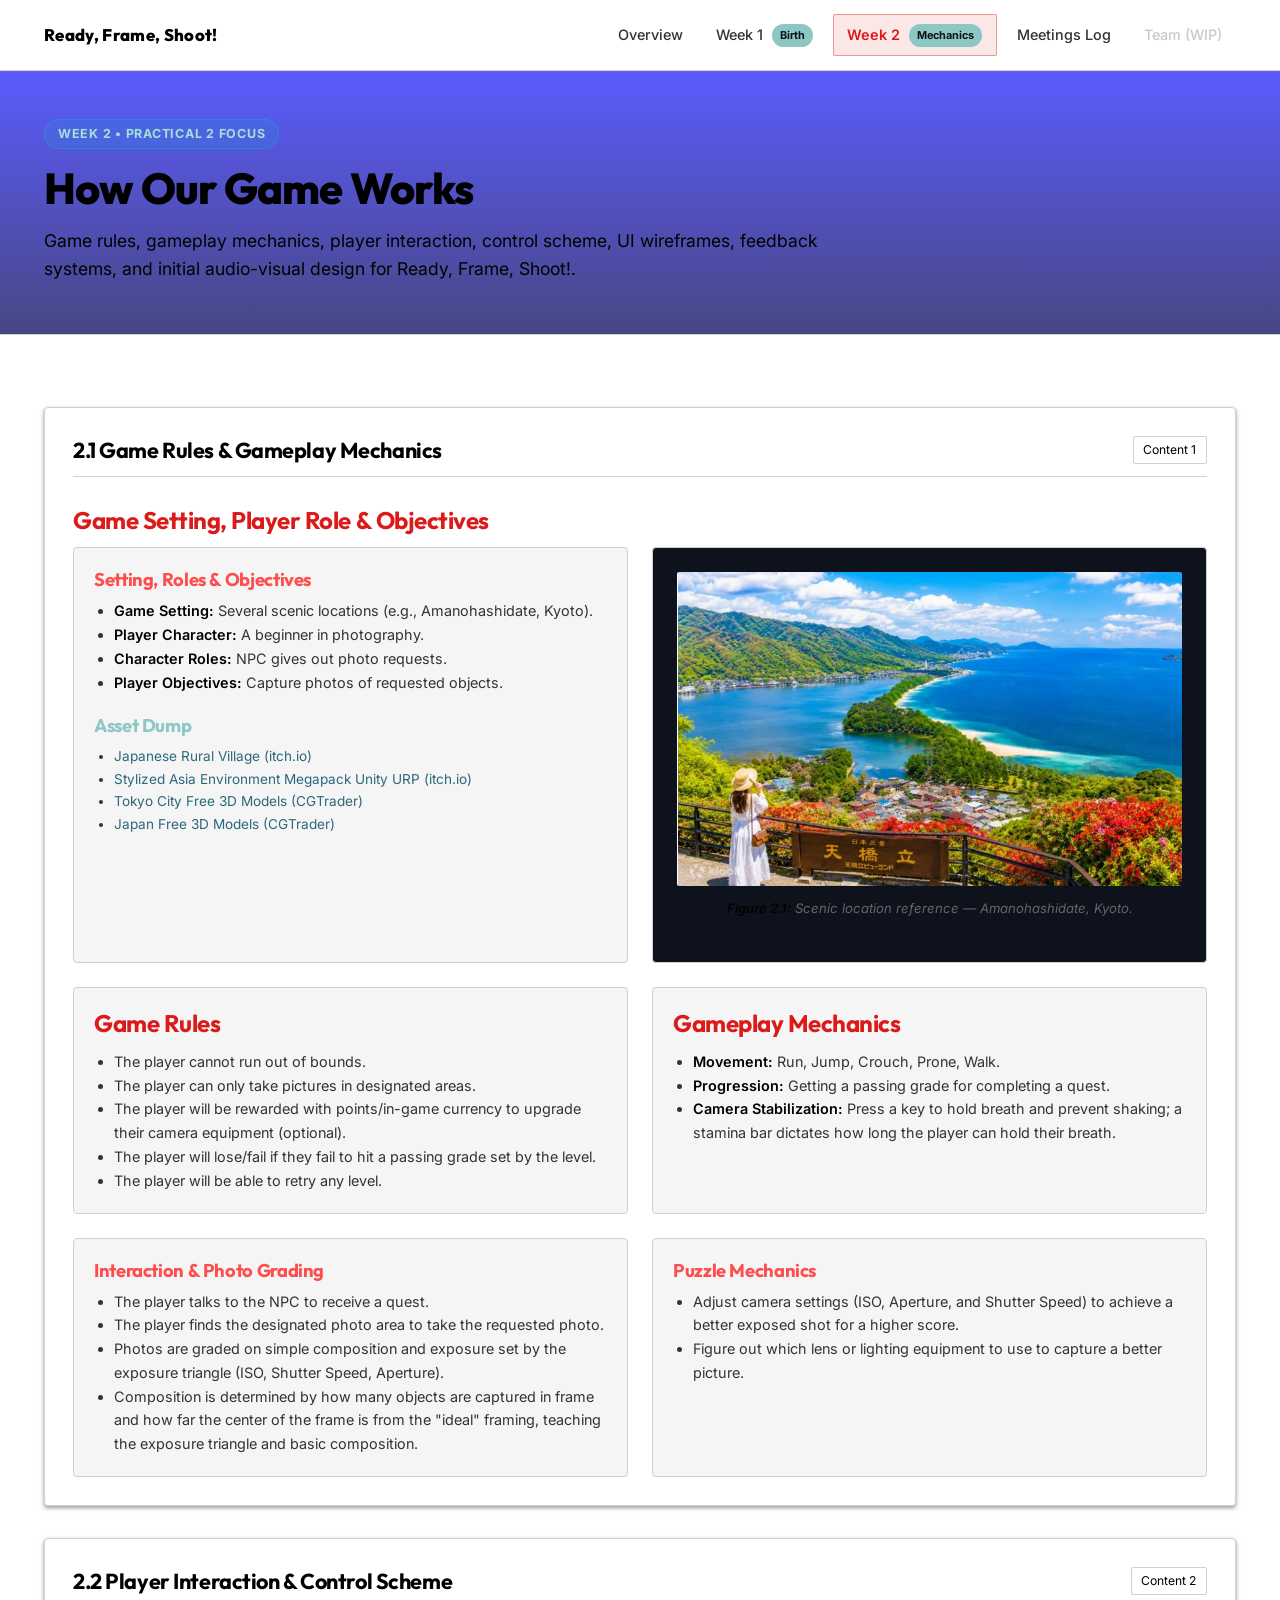
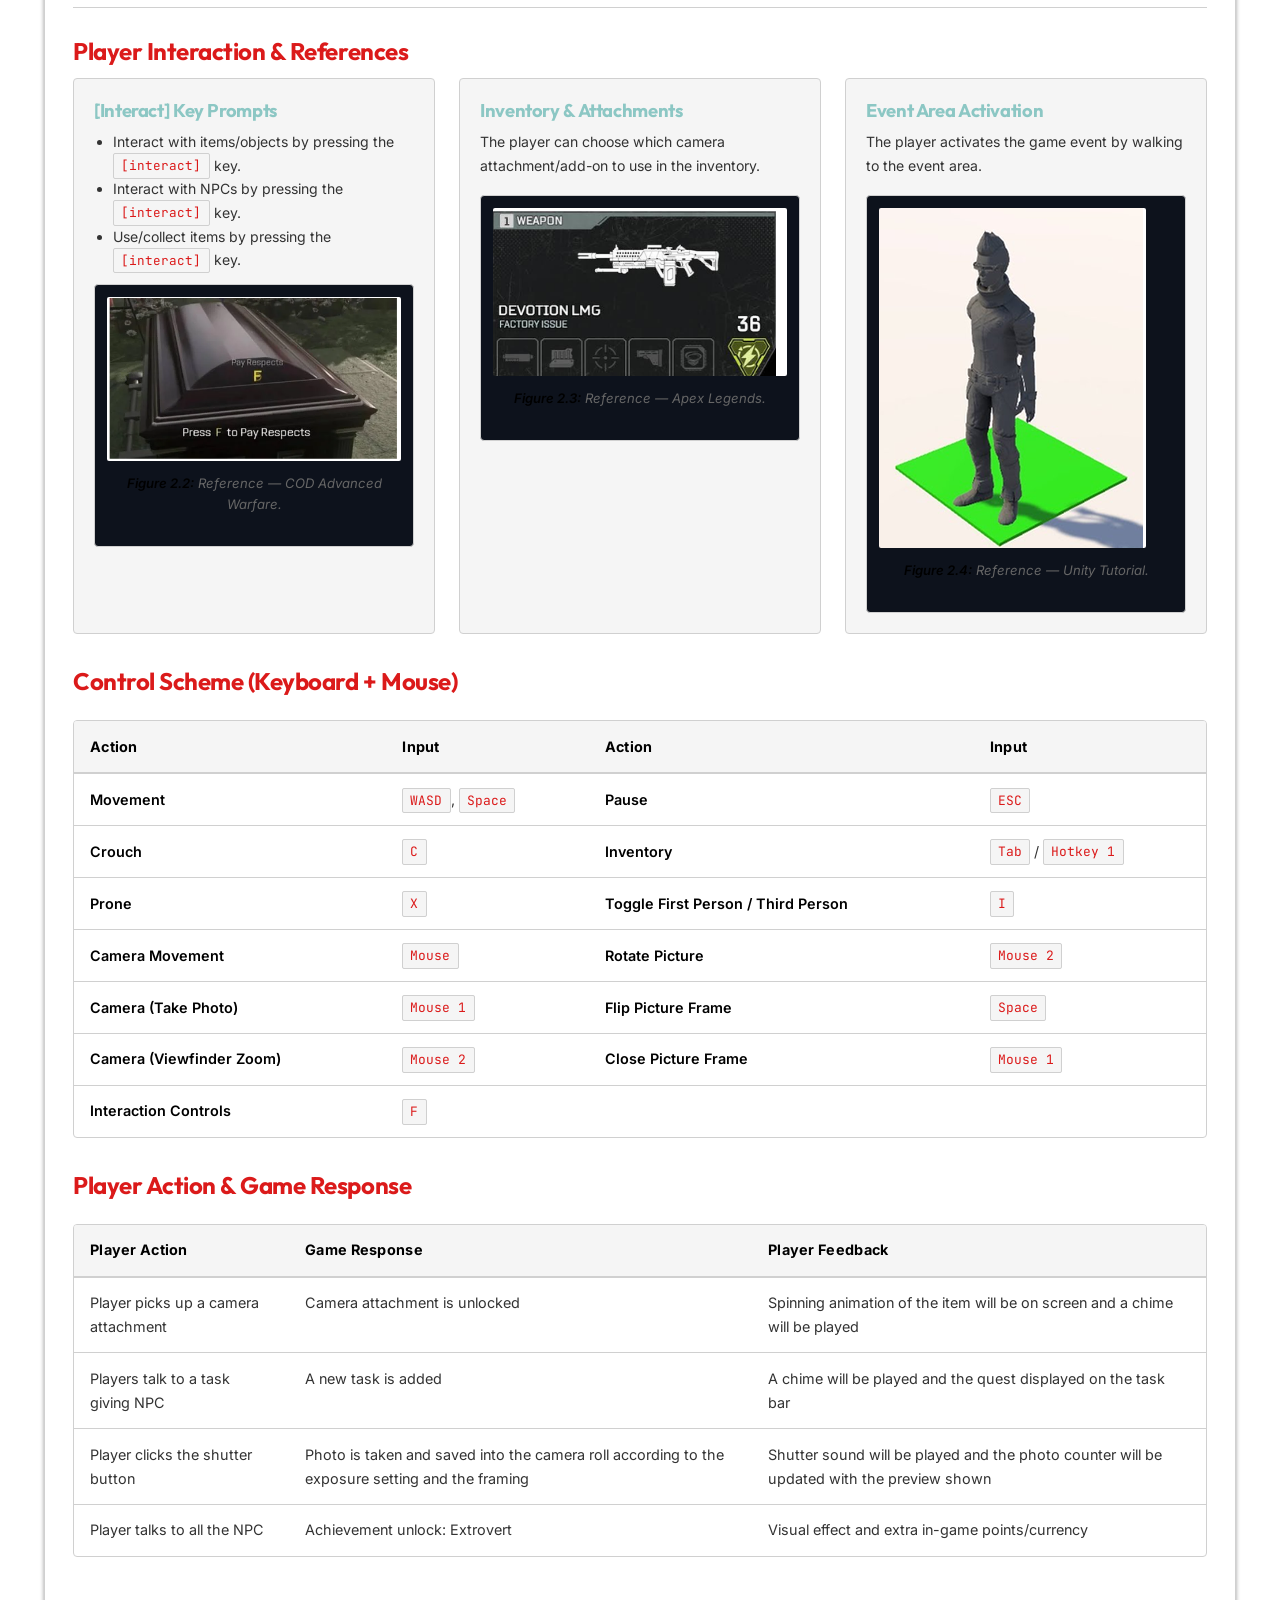
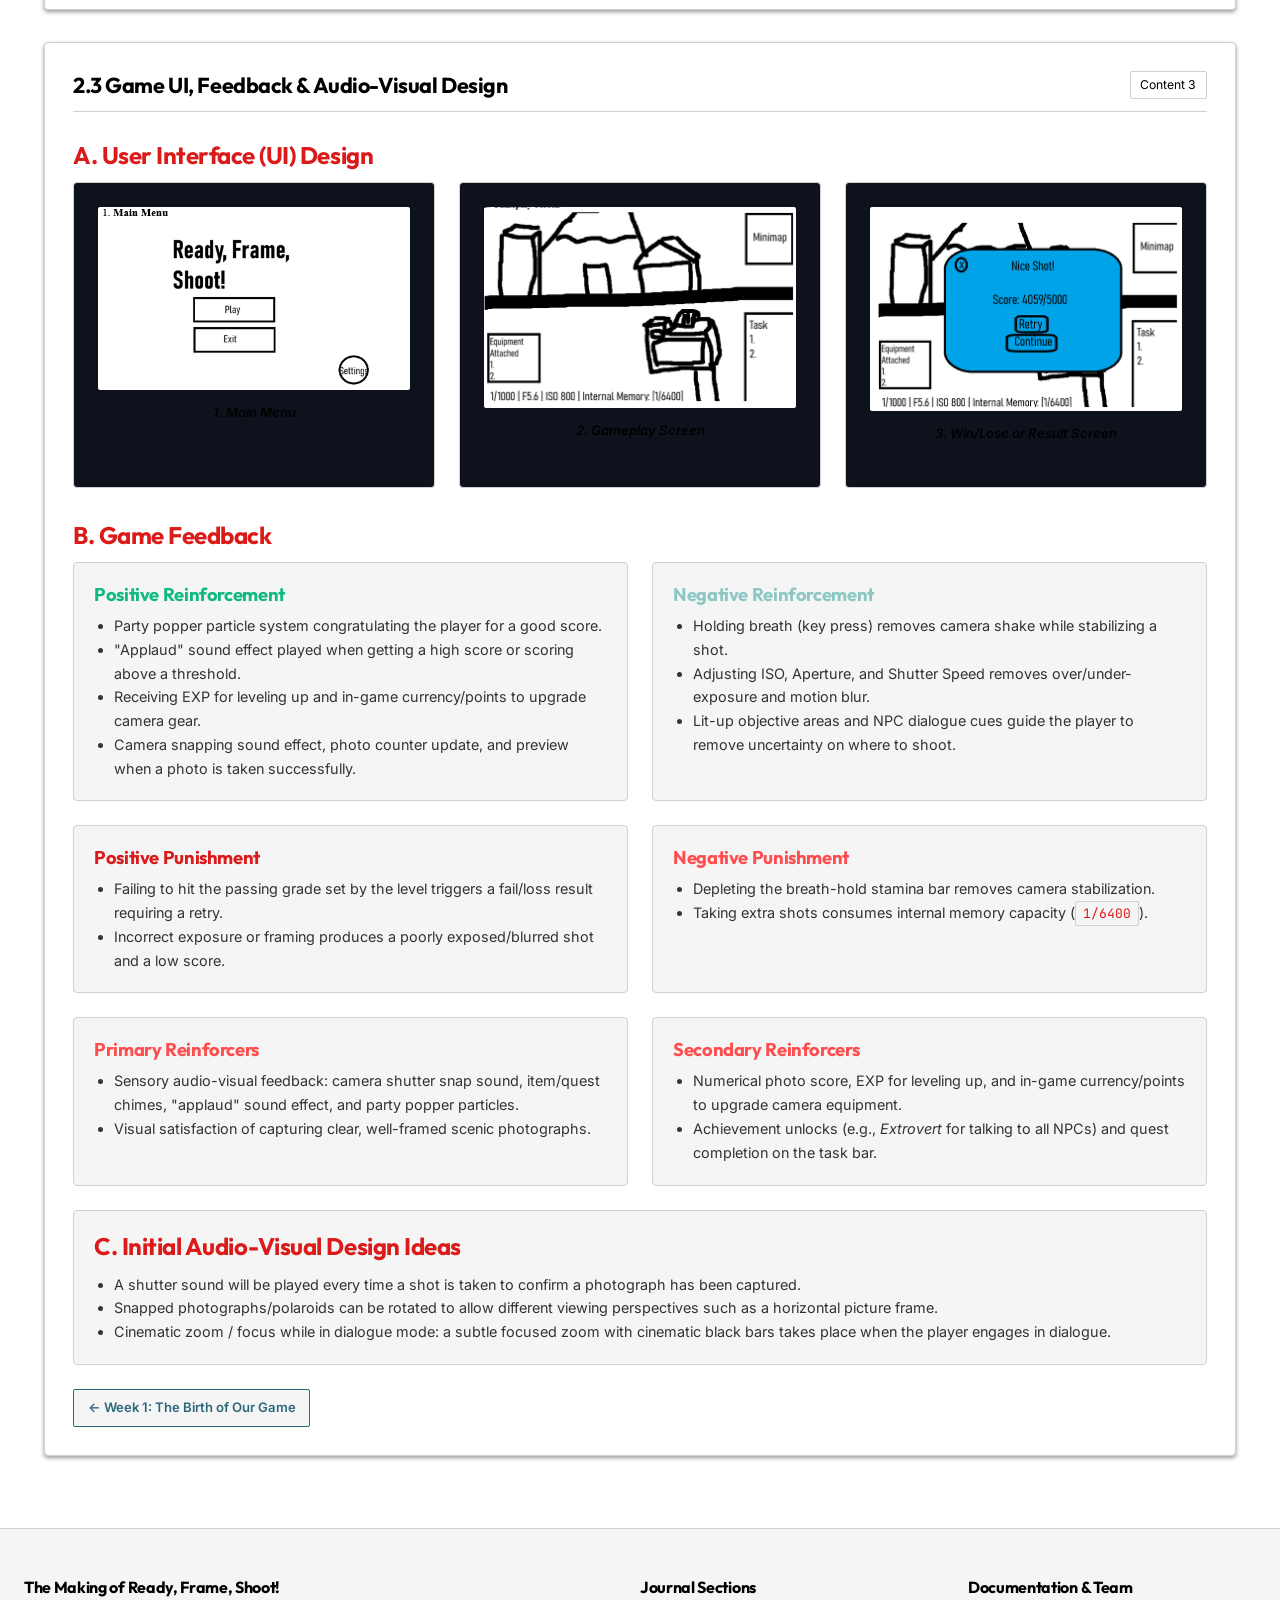
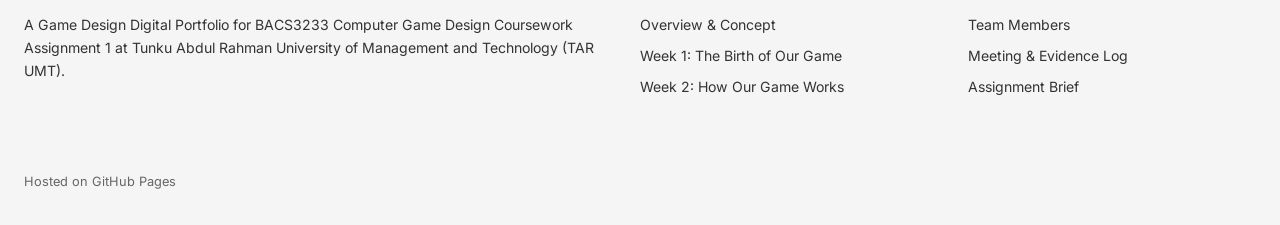
<file: week2.html>
<!DOCTYPE html>
<html lang="en">

<head>
  <meta charset="UTF-8">
  <meta name="viewport" content="width=device-width, initial-scale=1.0">
  <title>Week 2: How Our Game Works | Ready, Frame, Shoot!</title>
  <meta name="description"
    content="Week 2 Game Design documentation for Ready, Frame, Shoot!: Game rules, gameplay mechanics, player interaction, control scheme, UI wireframes, and audio-visual feedback.">
  <link rel="preconnect" href="https://fonts.googleapis.com">
  <link rel="preconnect" href="https://fonts.gstatic.com" crossorigin>
  <link
    href="https://fonts.googleapis.com/css2?family=Inter:wght@400;500;600;700&family=Outfit:wght@500;600;700;800;900&family=JetBrains+Mono:wght@500&display=swap"
    rel="stylesheet">
  <link rel="stylesheet" href="css/style.css">
</head>

<body>

  <!-- Sticky Main Navigation -->
  <header class="navbar">
    <div class="nav-container">
      <a href="index.html" class="brand-link">
        <div class="brand-text">
          <span class="brand-title">Ready, Frame, Shoot!</span>
        </div>
      </a>

      <button class="nav-toggle" aria-label="Toggle navigation menu" aria-expanded="false">&#9776;</button>

      <nav>
        <ul class="nav-menu">
          <li class="nav-item"><a href="index.html" class="nav-link">Overview</a></li>
          <li class="nav-item"><a href="week1.html" class="nav-link">Week 1 <span
                class="nav-badge-pill">Birth</span></a></li>
          <li class="nav-item"><a href="week2.html" class="nav-link active">Week 2 <span
                class="nav-badge-pill">Mechanics</span></a></li>
          <li class="nav-item"><a href="meetings-log.html" class="nav-link">Meetings Log</a></li>
          <!-- <li class="nav-item"><a href="week3.html" class="nav-link">Week 3 <span
                class="nav-badge-pill">Gameplay</span></a></li>
          <li class="nav-item"><a href="week4.html" class="nav-link">Week 4 <span
                class="nav-badge-pill">Refinement</span></a></li> -->
          <li class="nav-item"><a href="#" class="nav-link disabled" aria-disabled="true" tabindex="-1">Team (WIP)</a></li>
          <!-- <li class="nav-item"><a href="evidence.html" class="nav-link">Evidence Log</a></li> -->
        </ul>
      </nav>
    </div>
  </header>

  <main class="main-content">
    <!-- Page Header -->
    <section class="page-header">
      <div class="page-header-inner">
        <span class="page-week-indicator">Week 2 • Practical 2 Focus</span>
        <h1 class="page-title">How Our Game Works</h1>
        <p class="page-description">
          Game rules, gameplay mechanics, player interaction, control scheme, UI wireframes, feedback systems, and
          initial audio-visual design for Ready, Frame, Shoot!.
        </p>
      </div>
    </section>

    <div class="container">

      <!-- Content 1: Game Rules & Gameplay Mechanics -->
      <section class="card" id="rules-mechanics">
        <div class="card-header">
          <div class="card-title-group">
            <h2 class="card-title">2.1 Game Rules &amp; Gameplay Mechanics</h2>
          </div>
          <span class="academic-pill">Content 1</span>
        </div>

        <h3>Game Setting, Player Role &amp; Objectives</h3>
        <div class="grid-2">
          <div
            style="background: var(--bg-subtle); padding: 1.25rem; border-radius: var(--radius-md); border: 1px solid var(--border-color);">
            <h4 style="color: var(--accent-gold-light); margin-top: 0;">Setting, Roles &amp; Objectives</h4>
            <ul style="font-size: 0.9rem; padding-left: 1.25rem; color: var(--text-secondary);">
              <li><strong>Game Setting:</strong> Several scenic locations (e.g., Amanohashidate, Kyoto).</li>
              <li><strong>Player Character:</strong> A beginner in photography.</li>
              <li><strong>Character Roles:</strong> NPC gives out photo requests.</li>
              <li><strong>Player Objectives:</strong> Capture photos of requested objects.</li>
            </ul>

            <h4 style="color: var(--accent-teal); margin-top: 1.25rem;">Asset Dump</h4>
            <ul style="font-size: 0.85rem; padding-left: 1.25rem; color: var(--text-secondary); word-break: break-all;">
              <li><a href="https://yumeforge.itch.io/japanese-rural-village" target="_blank" rel="noopener">Japanese
                  Rural Village (itch.io)</a></li>
              <li><a href="https://rg-poly.itch.io/stylized-asia-enviroment-megapack-unity-urp" target="_blank"
                  rel="noopener">Stylized Asia Environment Megapack Unity URP (itch.io)</a></li>
              <li><a
                  href="https://www.cgtrader.com/search?keywords=tokyo-city&licenses[]=exclude_ai_generated&licenses[]=exclude_3d_print&price[from]=0&price[to]=0"
                  target="_blank" rel="noopener">Tokyo City Free 3D Models (CGTrader)</a></li>
              <li><a
                  href="https://www.cgtrader.com/search?keywords=japan&licenses%5B%5D=exclude_ai_generated&licenses%5B%5D=exclude_3d_print&price[from]=0&price[to]=0"
                  target="_blank" rel="noopener">Japan Free 3D Models (CGTrader)</a></li>
            </ul>
          </div>

          <div class="diagram-container" style="margin: 0;">
            <img src="assets/Week2/Screenshot 2026-11-26 143235.png"
              alt="Amanohashidate, Kyoto scenic location reference"
              style="max-width: 100%; height: auto; border-radius: var(--radius-sm);">
            <p class="diagram-caption"><strong>Figure 2.1:</strong> Scenic location reference — Amanohashidate, Kyoto.
            </p>
          </div>
        </div>

        <div class="grid-2" style="margin-top: 1.5rem;">
          <!-- Game Rules -->
          <div
            style="background: var(--bg-subtle); padding: 1.25rem; border-radius: var(--radius-md); border: 1px solid var(--border-color);">
            <h3 style="margin-top: 0;">Game Rules</h3>
            <ul style="font-size: 0.9rem; padding-left: 1.25rem; color: var(--text-secondary);">
              <li>The player cannot run out of bounds.</li>
              <li>The player can only take pictures in designated areas.</li>
              <li>The player will be rewarded with points/in-game currency to upgrade their camera equipment (optional).
              </li>
              <li>The player will lose/fail if they fail to hit a passing grade set by the level.</li>
              <li>The player will be able to retry any level.</li>
            </ul>
          </div>

          <!-- Gameplay Mechanics -->
          <div
            style="background: var(--bg-subtle); padding: 1.25rem; border-radius: var(--radius-md); border: 1px solid var(--border-color);">
            <h3 style="margin-top: 0;">Gameplay Mechanics</h3>
            <ul style="font-size: 0.9rem; padding-left: 1.25rem; color: var(--text-secondary);">
              <li><strong>Movement:</strong> Run, Jump, Crouch, Prone, Walk.</li>
              <li><strong>Progression:</strong> Getting a passing grade for completing a quest.</li>
              <li><strong>Camera Stabilization:</strong> Press a key to hold breath and prevent shaking; a stamina bar
                dictates how long the player can hold their breath.</li>
            </ul>
          </div>
        </div>

        <div class="grid-2" style="margin-top: 1.5rem;">
          <div
            style="background: var(--bg-subtle); padding: 1.25rem; border-radius: var(--radius-md); border: 1px solid var(--border-color);">
            <h4 style="color: var(--accent-gold-light); margin-top: 0;">Interaction &amp; Photo Grading</h4>
            <ul style="font-size: 0.9rem; padding-left: 1.25rem; color: var(--text-secondary);">
              <li>The player talks to the NPC to receive a quest.</li>
              <li>The player finds the designated photo area to take the requested photo.</li>
              <li>Photos are graded on simple composition and exposure set by the exposure triangle (ISO, Shutter Speed,
                Aperture).</li>
              <li>Composition is determined by how many objects are captured in frame and how far the center of the
                frame is from the "ideal" framing, teaching the exposure triangle and basic composition.</li>
            </ul>
          </div>

          <div
            style="background: var(--bg-subtle); padding: 1.25rem; border-radius: var(--radius-md); border: 1px solid var(--border-color);">
            <h4 style="color: var(--accent-gold-light); margin-top: 0;">Puzzle Mechanics</h4>
            <ul style="font-size: 0.9rem; padding-left: 1.25rem; color: var(--text-secondary);">
              <li>Adjust camera settings (ISO, Aperture, and Shutter Speed) to achieve a better exposed shot for a
                higher
                score.</li>
              <li>Figure out which lens or lighting equipment to use to capture a better picture.</li>
            </ul>
          </div>
        </div>
      </section>

      <!-- Content 2: Player Interaction & Control Scheme -->
      <section class="card" id="interaction-controls">
        <div class="card-header">
          <div class="card-title-group">
            <h2 class="card-title">2.2 Player Interaction &amp; Control Scheme</h2>
          </div>
          <span class="academic-pill">Content 2</span>
        </div>

        <h3>Player Interaction &amp; References</h3>
        <div class="grid-3">
          <div
            style="background: var(--bg-subtle); padding: 1.25rem; border-radius: var(--radius-md); border: 1px solid var(--border-color);">
            <h4 style="color: var(--accent-teal); margin-top: 0;">[Interact] Key Prompts</h4>
            <ul style="font-size: 0.88rem; padding-left: 1.2rem; color: var(--text-secondary);">
              <li>Interact with items/objects by pressing the <code>[interact]</code> key.</li>
              <li>Interact with NPCs by pressing the <code>[interact]</code> key.</li>
              <li>Use/collect items by pressing the <code>[interact]</code> key.</li>
            </ul>
            <div class="diagram-container" style="margin: 0.75rem 0 0 0; padding: 0.75rem;">
              <img src="assets/Week2/Screenshot 2026-11-26 143250.png" alt="COD Advanced Warfare interact key reference"
                style="max-width: 100%; height: auto; border-radius: var(--radius-sm);">
              <p class="diagram-caption"><strong>Figure 2.2:</strong> Reference — COD Advanced Warfare.</p>
            </div>
          </div>

          <div
            style="background: var(--bg-subtle); padding: 1.25rem; border-radius: var(--radius-md); border: 1px solid var(--border-color);">
            <h4 style="color: var(--accent-teal); margin-top: 0;">Inventory &amp; Attachments</h4>
            <p style="font-size: 0.88rem;">
              The player can choose which camera attachment/add-on to use in the inventory.
            </p>
            <div class="diagram-container" style="margin: 0.75rem 0 0 0; padding: 0.75rem;">
              <img src="assets/Week2/Screenshot 2026-11-26 143259.png" alt="Apex Legends attachment inventory reference"
                style="max-width: 100%; height: auto; border-radius: var(--radius-sm);">
              <p class="diagram-caption"><strong>Figure 2.3:</strong> Reference — Apex Legends.</p>
            </div>
          </div>

          <div
            style="background: var(--bg-subtle); padding: 1.25rem; border-radius: var(--radius-md); border: 1px solid var(--border-color);">
            <h4 style="color: var(--accent-teal); margin-top: 0;">Event Area Activation</h4>
            <p style="font-size: 0.88rem;">
              The player activates the game event by walking to the event area.
            </p>
            <div class="diagram-container" style="margin: 0.75rem 0 0 0; padding: 0.75rem;">
              <img src="assets/Week2/Screenshot 2026-11-26 143306.png" alt="Unity Tutorial event trigger area reference"
                style="max-width: 100%; height: auto; border-radius: var(--radius-sm);">
              <p class="diagram-caption"><strong>Figure 2.4:</strong> Reference — Unity Tutorial.</p>
            </div>
          </div>
        </div>

        <h3 style="margin-top: 2rem;">Control Scheme (Keyboard + Mouse)</h3>
        <div class="table-responsive">
          <table>
            <thead>
              <tr>
                <th>Action</th>
                <th>Input</th>
                <th>Action</th>
                <th>Input</th>
              </tr>
            </thead>
            <tbody>
              <tr>
                <td><strong>Movement</strong></td>
                <td><code>WASD</code>, <code>Space</code></td>
                <td><strong>Pause</strong></td>
                <td><code>ESC</code></td>
              </tr>
              <tr>
                <td><strong>Crouch</strong></td>
                <td><code>C</code></td>
                <td><strong>Inventory</strong></td>
                <td><code>Tab</code> / <code>Hotkey 1</code></td>
              </tr>
              <tr>
                <td><strong>Prone</strong></td>
                <td><code>X</code></td>
                <td><strong>Toggle First Person / Third Person</strong></td>
                <td><code>I</code></td>
              </tr>
              <tr>
                <td><strong>Camera Movement</strong></td>
                <td><code>Mouse</code></td>
                <td><strong>Rotate Picture</strong></td>
                <td><code>Mouse 2</code></td>
              </tr>
              <tr>
                <td><strong>Camera (Take Photo)</strong></td>
                <td><code>Mouse 1</code></td>
                <td><strong>Flip Picture Frame</strong></td>
                <td><code>Space</code></td>
              </tr>
              <tr>
                <td><strong>Camera (Viewfinder Zoom)</strong></td>
                <td><code>Mouse 2</code></td>
                <td><strong>Close Picture Frame</strong></td>
                <td><code>Mouse 1</code></td>
              </tr>
              <tr>
                <td><strong>Interaction Controls</strong></td>
                <td><code>F</code></td>
                <td></td>
                <td></td>
              </tr>
            </tbody>
          </table>
        </div>

        <h3 style="margin-top: 2rem;">Player Action &amp; Game Response</h3>
        <div class="table-responsive">
          <table>
            <thead>
              <tr>
                <th>Player Action</th>
                <th>Game Response</th>
                <th>Player Feedback</th>
              </tr>
            </thead>
            <tbody>
              <tr>
                <td>Player picks up a camera attachment</td>
                <td>Camera attachment is unlocked</td>
                <td>Spinning animation of the item will be on screen and a chime will be played</td>
              </tr>
              <tr>
                <td>Players talk to a task giving NPC</td>
                <td>A new task is added</td>
                <td>A chime will be played and the quest displayed on the task bar</td>
              </tr>
              <tr>
                <td>Player clicks the shutter button</td>
                <td>Photo is taken and saved into the camera roll according to the exposure setting and the framing</td>
                <td>Shutter sound will be played and the photo counter will be updated with the preview shown</td>
              </tr>
              <tr>
                <td>Player talks to all the NPC</td>
                <td>Achievement unlock: Extrovert</td>
                <td>Visual effect and extra in-game points/currency</td>
              </tr>
            </tbody>
          </table>
        </div>
      </section>

      <!-- Content 3: Game UI, Feedback & Audio-Visual Design -->
      <section class="card" id="ui-feedback-av">
        <div class="card-header">
          <div class="card-title-group">
            <h2 class="card-title">2.3 Game UI, Feedback &amp; Audio-Visual Design</h2>
          </div>
          <span class="academic-pill">Content 3</span>
        </div>

        <h3>A. User Interface (UI) Design</h3>
        <div class="grid-3">
          <div class="diagram-container" style="margin: 0;">
            <img src="assets/Week2/Screenshot 2026-11-26 143316.png" alt="1. Main Menu UI Wireframe"
              style="max-width: 100%; height: auto; border-radius: var(--radius-sm);">
            <p class="diagram-caption"><strong>1. Main Menu</strong></p>
          </div>

          <div class="diagram-container" style="margin: 0;">
            <img src="assets/Week2/Screenshot 2026-11-26 143322.png" alt="2. Gameplay Screen UI Wireframe"
              style="max-width: 100%; height: auto; border-radius: var(--radius-sm);">
            <p class="diagram-caption"><strong>2. Gameplay Screen</strong></p>
          </div>

          <div class="diagram-container" style="margin: 0;">
            <img src="assets/Week2/Screenshot 2026-11-26 143329.png" alt="3. Win/Lose or Result Screen UI Wireframe"
              style="max-width: 100%; height: auto; border-radius: var(--radius-sm);">
            <p class="diagram-caption"><strong>3. Win/Lose or Result Screen</strong></p>
          </div>
        </div>

        <h3 style="margin-top: 2rem;">B. Game Feedback</h3>
        <div class="grid-2">
          <!-- Positive Reinforcement -->
          <div
            style="background: var(--bg-subtle); padding: 1.25rem; border-radius: var(--radius-md); border: 1px solid var(--border-color);">
            <h4 style="color: var(--accent-emerald); margin-top: 0;">Positive Reinforcement</h4>
            <ul style="font-size: 0.9rem; padding-left: 1.25rem; color: var(--text-secondary);">
              <li>Party popper particle system congratulating the player for a good score.</li>
              <li>"Applaud" sound effect played when getting a high score or scoring above a threshold.</li>
              <li>Receiving EXP for leveling up and in-game currency/points to upgrade camera gear.</li>
              <li>Camera snapping sound effect, photo counter update, and preview when a photo is taken successfully.</li>
            </ul>
          </div>

          <!-- Negative Reinforcement -->
          <div
            style="background: var(--bg-subtle); padding: 1.25rem; border-radius: var(--radius-md); border: 1px solid var(--border-color);">
            <h4 style="color: var(--accent-teal); margin-top: 0;">Negative Reinforcement</h4>
            <ul style="font-size: 0.9rem; padding-left: 1.25rem; color: var(--text-secondary);">
              <li>Holding breath (key press) removes camera shake while stabilizing a shot.</li>
              <li>Adjusting ISO, Aperture, and Shutter Speed removes over/under-exposure and motion blur.</li>
              <li>Lit-up objective areas and NPC dialogue cues guide the player to remove uncertainty on where to shoot.</li>
            </ul>
          </div>

          <!-- Positive Punishment -->
          <div
            style="background: var(--bg-subtle); padding: 1.25rem; border-radius: var(--radius-md); border: 1px solid var(--border-color);">
            <h4 style="color: var(--accent-rose); margin-top: 0;">Positive Punishment</h4>
            <ul style="font-size: 0.9rem; padding-left: 1.25rem; color: var(--text-secondary);">
              <li>Failing to hit the passing grade set by the level triggers a fail/loss result requiring a retry.</li>
              <li>Incorrect exposure or framing produces a poorly exposed/blurred shot and a low score.</li>
            </ul>
          </div>

          <!-- Negative Punishment -->
          <div
            style="background: var(--bg-subtle); padding: 1.25rem; border-radius: var(--radius-md); border: 1px solid var(--border-color);">
            <h4 style="color: var(--accent-gold-light); margin-top: 0;">Negative Punishment</h4>
            <ul style="font-size: 0.9rem; padding-left: 1.25rem; color: var(--text-secondary);">
              <li>Depleting the breath-hold stamina bar removes camera stabilization.</li>
              <li>Taking extra shots consumes internal memory capacity (<code>1/6400</code>).</li>
            </ul>
          </div>

          <!-- Primary Reinforcers -->
          <div
            style="background: var(--bg-subtle); padding: 1.25rem; border-radius: var(--radius-md); border: 1px solid var(--border-color);">
            <h4 style="color: var(--accent-gold-light); margin-top: 0;">Primary Reinforcers</h4>
            <ul style="font-size: 0.9rem; padding-left: 1.25rem; color: var(--text-secondary);">
              <li>Sensory audio-visual feedback: camera shutter snap sound, item/quest chimes, "applaud" sound effect, and party popper particles.</li>
              <li>Visual satisfaction of capturing clear, well-framed scenic photographs.</li>
            </ul>
          </div>

          <!-- Secondary Reinforcers -->
          <div
            style="background: var(--bg-subtle); padding: 1.25rem; border-radius: var(--radius-md); border: 1px solid var(--border-color);">
            <h4 style="color: var(--accent-gold-light); margin-top: 0;">Secondary Reinforcers</h4>
            <ul style="font-size: 0.9rem; padding-left: 1.25rem; color: var(--text-secondary);">
              <li>Numerical photo score, EXP for leveling up, and in-game currency/points to upgrade camera equipment.</li>
              <li>Achievement unlocks (e.g., <em>Extrovert</em> for talking to all NPCs) and quest completion on the task bar.</li>
            </ul>
          </div>
        </div>

        <!-- C. Initial Audio-Visual Design Ideas -->
        <div
          style="margin-top: 1.5rem; background: var(--bg-subtle); padding: 1.25rem; border-radius: var(--radius-md); border: 1px solid var(--border-color);">
          <h3 style="margin-top: 0;">C. Initial Audio-Visual Design Ideas</h3>
          <ul style="font-size: 0.9rem; padding-left: 1.25rem; color: var(--text-secondary);">
            <li>A shutter sound will be played every time a shot is taken to confirm a photograph has been captured.
            </li>
            <li>Snapped photographs/polaroids can be rotated to allow different viewing perspectives such as a
              horizontal picture frame.</li>
            <li>Cinematic zoom / focus while in dialogue mode: a subtle focused zoom with cinematic black bars takes
              place when the player engages in dialogue.</li>
          </ul>
        </div>

        <div style="margin-top: 1.5rem; display: flex; justify-content: space-between; flex-wrap: wrap; gap: 1rem;">
          <a href="week1.html" class="btn btn-secondary btn-sm">← Week 1: The Birth of Our Game</a>
        </div>
      </section>

    </div>
  </main>

  <!-- Global Footer -->
  <footer class="footer">
    <div class="footer-inner">
      <div class="footer-col">
        <h4>The Making of Ready, Frame, Shoot!</h4>
        <p>A Game Design Digital Portfolio for BACS3233 Computer Game Design
          Coursework Assignment 1 at Tunku Abdul Rahman University of Management and Technology (TAR UMT).</p>
      </div>

      <div class="footer-col">
        <h4>Journal Sections</h4>
        <ul>
          <li><a href="index.html">Overview &amp; Concept</a></li>
          <li><a href="week1.html">Week 1: The Birth of Our Game</a></li>
          <li><a href="week2.html">Week 2: How Our Game Works</a></li>
        </ul>
      </div>

      <div class="footer-col">
        <h4>Documentation &amp; Team</h4>
        <ul>
          <li><a href="team.html">Team Members</a></li>
          <li><a href="evidence.html">Meeting &amp; Evidence Log</a></li>
          <li><a href="README.md" target="_blank">Assignment Brief</a></li>
        </ul>
      </div>
    </div>

    <div class="footer-bottom">
      <div>Hosted on GitHub Pages</div>
    </div>
  </footer>

  <script src="js/main.js"></script>
</body>

</html>
</file>
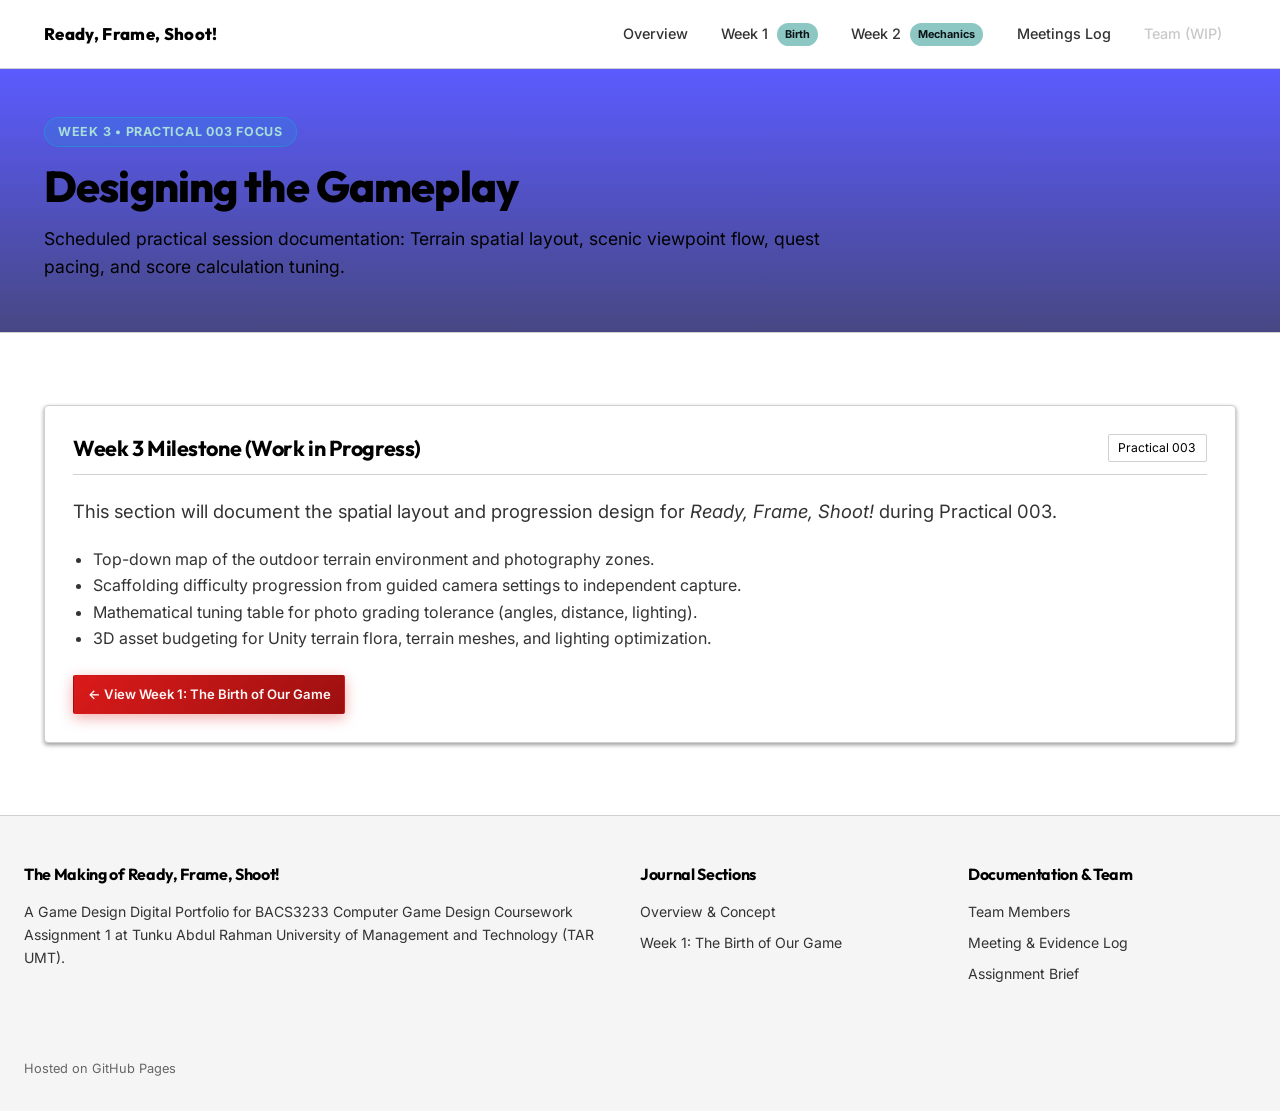
<file: week3.html>
<!DOCTYPE html>
<html lang="en">
<head>
  <meta charset="UTF-8">
  <meta name="viewport" content="width=device-width, initial-scale=1.0">
  <title>Week 3: Designing the Gameplay | Ready, Frame, Shoot!</title>
  <meta name="description" content="Week 3 Game Design documentation for Ready, Frame, Shoot!: Level design, spatial terrain flow, challenges, and balancing.">
  <link rel="preconnect" href="https://fonts.googleapis.com">
  <link rel="preconnect" href="https://fonts.gstatic.com" crossorigin>
  <link href="https://fonts.googleapis.com/css2?family=Inter:wght@400;500;600;700&family=Outfit:wght@500;600;700;800;900&family=JetBrains+Mono:wght@500&display=swap" rel="stylesheet">
  <link rel="stylesheet" href="css/style.css">
</head>
<body>

  <!-- Sticky Main Navigation -->
  <header class="navbar">
    <div class="nav-container">
      <a href="index.html" class="brand-link">
        <div class="brand-text">
          <span class="brand-title">Ready, Frame, Shoot!</span>
        </div>
      </a>

      <button class="nav-toggle" aria-label="Toggle navigation menu" aria-expanded="false">&#9776;</button>

      <nav>
        <ul class="nav-menu">
          <li class="nav-item"><a href="index.html" class="nav-link">Overview</a></li>
          <li class="nav-item"><a href="week1.html" class="nav-link">Week 1 <span
                class="nav-badge-pill">Birth</span></a></li>
          <li class="nav-item"><a href="week2.html" class="nav-link">Week 2 <span
                class="nav-badge-pill">Mechanics</span></a></li>
          <li class="nav-item"><a href="meetings-log.html" class="nav-link">Meetings Log</a></li>
          <!-- <li class="nav-item"><a href="week3.html" class="nav-link active">Week 3 <span
                class="nav-badge-pill">Gameplay</span></a></li>
          <li class="nav-item"><a href="week4.html" class="nav-link">Week 4 <span
                class="nav-badge-pill">Refinement</span></a></li> -->
          <li class="nav-item"><a href="#" class="nav-link disabled" aria-disabled="true" tabindex="-1">Team (WIP)</a></li>
          <!-- <li class="nav-item"><a href="evidence.html" class="nav-link">Evidence Log</a></li> -->
        </ul>
      </nav>
    </div>
  </header>

  <main class="main-content">
    <!-- Page Header -->
    <section class="page-header">
      <div class="page-header-inner">
        <span class="page-week-indicator">Week 3 • Practical 003 Focus</span>
        <h1 class="page-title">Designing the Gameplay</h1>
        <p class="page-description">
          Scheduled practical session documentation: Terrain spatial layout, scenic viewpoint flow, quest pacing, and score calculation tuning.
        </p>
      </div>
    </section>

    <div class="container">
      <div class="card">
        <div class="card-header">
          <div class="card-title-group">
            <h2 class="card-title">Week 3 Milestone (Work in Progress)</h2>
          </div>
          <span class="academic-pill">Practical 003</span>
        </div>
        <p class="lead">
          This section will document the spatial layout and progression design for <em>Ready, Frame, Shoot!</em> during Practical 003.
        </p>
        <ul style="color: var(--text-secondary); padding-left: 1.25rem;">
          <li>Top-down map of the outdoor terrain environment and photography zones.</li>
          <li>Scaffolding difficulty progression from guided camera settings to independent capture.</li>
          <li>Mathematical tuning table for photo grading tolerance (angles, distance, lighting).</li>
          <li>3D asset budgeting for Unity terrain flora, terrain meshes, and lighting optimization.</li>
        </ul>
        <div style="margin-top: 1.5rem;">
          <a href="week1.html" class="btn btn-primary btn-sm">← View Week 1: The Birth of Our Game</a>
        </div>
      </div>
    </div>
  </main>

  <!-- Global Footer -->
  <footer class="footer">
    <div class="footer-inner">
      <div class="footer-col">
        <h4>The Making of Ready, Frame, Shoot!</h4>
        <p>A Game Design Digital Portfolio for BACS3233 Computer Game Design
          Coursework Assignment 1 at Tunku Abdul Rahman University of Management and Technology (TAR UMT).</p>
      </div>

      <div class="footer-col">
        <h4>Journal Sections</h4>
        <ul>
          <li><a href="index.html">Overview &amp; Concept</a></li>
          <li><a href="week1.html">Week 1: The Birth of Our Game</a></li>
        </ul>
      </div>

      <div class="footer-col">
        <h4>Documentation &amp; Team</h4>
        <ul>
          <li><a href="team.html">Team Members</a></li>
          <li><a href="evidence.html">Meeting &amp; Evidence Log</a></li>
          <li><a href="README.md" target="_blank">Assignment Brief</a></li>
        </ul>
      </div>
    </div>

    <div class="footer-bottom">
      <div>Hosted on GitHub Pages</div>
    </div>
  </footer>

  <script src="js/main.js"></script>
</body>
</html>
</file>
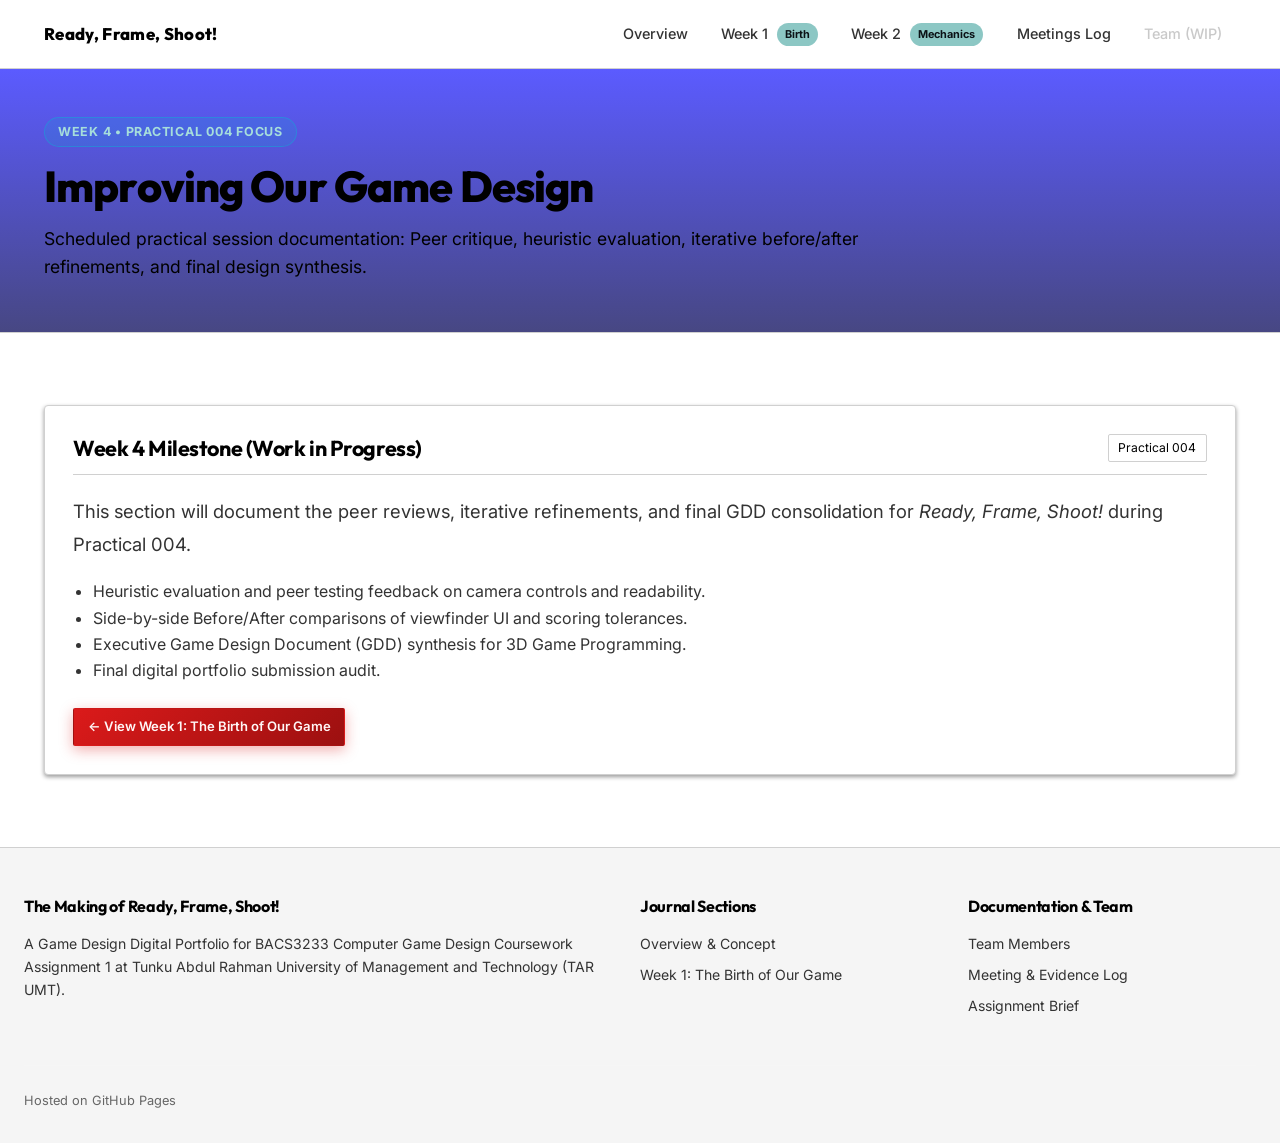
<file: week4.html>
<!DOCTYPE html>
<html lang="en">
<head>
  <meta charset="UTF-8">
  <meta name="viewport" content="width=device-width, initial-scale=1.0">
  <title>Week 4: Improving Our Game Design | Ready, Frame, Shoot!</title>
  <meta name="description" content="Week 4 Game Design documentation for Ready, Frame, Shoot!: Peer critique, iterations, before vs. after comparisons, and final review.">
  <link rel="preconnect" href="https://fonts.googleapis.com">
  <link rel="preconnect" href="https://fonts.gstatic.com" crossorigin>
  <link href="https://fonts.googleapis.com/css2?family=Inter:wght@400;500;600;700&family=Outfit:wght@500;600;700;800;900&family=JetBrains+Mono:wght@500&display=swap" rel="stylesheet">
  <link rel="stylesheet" href="css/style.css">
</head>
<body>

  <!-- Sticky Main Navigation -->
  <header class="navbar">
    <div class="nav-container">
      <a href="index.html" class="brand-link">
        <div class="brand-text">
          <span class="brand-title">Ready, Frame, Shoot!</span>
        </div>
      </a>

      <button class="nav-toggle" aria-label="Toggle navigation menu" aria-expanded="false">&#9776;</button>

      <nav>
        <ul class="nav-menu">
          <li class="nav-item"><a href="index.html" class="nav-link">Overview</a></li>
          <li class="nav-item"><a href="week1.html" class="nav-link">Week 1 <span
                class="nav-badge-pill">Birth</span></a></li>
          <li class="nav-item"><a href="week2.html" class="nav-link">Week 2 <span
                class="nav-badge-pill">Mechanics</span></a></li>
          <li class="nav-item"><a href="meetings-log.html" class="nav-link">Meetings Log</a></li>
          <!-- <li class="nav-item"><a href="week3.html" class="nav-link">Week 3 <span
                class="nav-badge-pill">Gameplay</span></a></li>
          <li class="nav-item"><a href="week4.html" class="nav-link active">Week 4 <span
                class="nav-badge-pill">Refinement</span></a></li> -->
          <li class="nav-item"><a href="#" class="nav-link disabled" aria-disabled="true" tabindex="-1">Team (WIP)</a></li>
          <!-- <li class="nav-item"><a href="evidence.html" class="nav-link">Evidence Log</a></li> -->
        </ul>
      </nav>
    </div>
  </header>

  <main class="main-content">
    <!-- Page Header -->
    <section class="page-header">
      <div class="page-header-inner">
        <span class="page-week-indicator">Week 4 • Practical 004 Focus</span>
        <h1 class="page-title">Improving Our Game Design</h1>
        <p class="page-description">
          Scheduled practical session documentation: Peer critique, heuristic evaluation, iterative before/after refinements, and final design synthesis.
        </p>
      </div>
    </section>

    <div class="container">
      <div class="card">
        <div class="card-header">
          <div class="card-title-group">
            <h2 class="card-title">Week 4 Milestone (Work in Progress)</h2>
          </div>
          <span class="academic-pill">Practical 004</span>
        </div>
        <p class="lead">
          This section will document the peer reviews, iterative refinements, and final GDD consolidation for <em>Ready, Frame, Shoot!</em> during Practical 004.
        </p>
        <ul style="color: var(--text-secondary); padding-left: 1.25rem;">
          <li>Heuristic evaluation and peer testing feedback on camera controls and readability.</li>
          <li>Side-by-side Before/After comparisons of viewfinder UI and scoring tolerances.</li>
          <li>Executive Game Design Document (GDD) synthesis for 3D Game Programming.</li>
          <li>Final digital portfolio submission audit.</li>
        </ul>
        <div style="margin-top: 1.5rem;">
          <a href="week1.html" class="btn btn-primary btn-sm">← View Week 1: The Birth of Our Game</a>
        </div>
      </div>
    </div>
  </main>

  <!-- Global Footer -->
  <footer class="footer">
    <div class="footer-inner">
      <div class="footer-col">
        <h4>The Making of Ready, Frame, Shoot!</h4>
        <p>A Game Design Digital Portfolio for BACS3233 Computer Game Design
          Coursework Assignment 1 at Tunku Abdul Rahman University of Management and Technology (TAR UMT).</p>
      </div>

      <div class="footer-col">
        <h4>Journal Sections</h4>
        <ul>
          <li><a href="index.html">Overview &amp; Concept</a></li>
          <li><a href="week1.html">Week 1: The Birth of Our Game</a></li>
        </ul>
      </div>

      <div class="footer-col">
        <h4>Documentation &amp; Team</h4>
        <ul>
          <li><a href="team.html">Team Members</a></li>
          <li><a href="evidence.html">Meeting &amp; Evidence Log</a></li>
          <li><a href="README.md" target="_blank">Assignment Brief</a></li>
        </ul>
      </div>
    </div>

    <div class="footer-bottom">
      <div>Hosted on GitHub Pages</div>
    </div>
  </footer>

  <script src="js/main.js"></script>
</body>
</html>
</file>
<file: css/style.css>
/* ==========================================================================
   BACS3233 Computer Game Design - Digital Portfolio Stylesheet
   Theme: The Making of Ready, Frame, Shoot! (Educational 3D Game)
   Studio: Dash Quack Games | TAR UMT FCIT
   ========================================================================== */

:root {
  /* Requested Color Palette */
  --palette-red: #DB1A1A;
  --palette-cream: #FFF6F6;
  --palette-mint: #8CC7C4;
  --palette-deep-teal: #2C687B;

  /* Backgrounds & Containers */
  --bg-primary: #ffffff;
  --bg-secondary: #f5f5f5;
  --bg-card: #ffffff;
  --bg-card-hover: #eaeaea;
  --bg-subtle: #f5f5f5;
  --border-color: #d0d0d0;
  --border-focus: var(--palette-red);

  /* Primary Brand Accent (Crimson Red #DB1A1A) */
  --accent-gold: #DB1A1A;
  --accent-gold-light: #ff4d4d;
  --accent-gold-glow: rgba(219, 26, 26, 0.28);

  /* Secondary Accent (Soft Mint #8CC7C4) */
  --accent-teal: #8CC7C4;
  --accent-teal-light: #a6dedb;
  --accent-teal-glow: rgba(140, 199, 196, 0.25);

  /* Deep Accent (Ocean Teal #2C687B) */
  --accent-deep-teal: #2C687B;
  --accent-deep-teal-light: #3d869e;

  --accent-emerald: #10b981;
  --accent-rose: #DB1A1A;
  --accent-purple: #9d4edd;

  /* Typography Colors */
  --text-primary: #000000;
  --text-secondary: #333333;
  --text-muted: #666666;
  --text-gold: #8CC7C4;

  --font-heading: 'Outfit', -apple-system, BlinkMacSystemFont, 'Segoe UI', Roboto, sans-serif;
  --font-body: 'Inter', -apple-system, BlinkMacSystemFont, 'Segoe UI', Roboto, sans-serif;
  --font-mono: 'JetBrains Mono', 'Fira Code', Consolas, monospace;

  --shadow-sm: 0 2px 4px rgba(0, 0, 0, 0.4);
  --shadow-md: 0 4px 12px rgba(0, 0, 0, 0.5);
  --shadow-lg: 0 10px 30px rgba(0, 0, 0, 0.7);
  --shadow-glow: 0 0 25px var(--accent-gold-glow);

  --radius-sm: 2px;
  --radius-md: 4px;
  --radius-lg: 6px;
  --radius-full: 9999px;

  --transition-fast: 0.2s ease;
  --transition-normal: 0.3s ease;
  --max-width: 1240px;
}

/* Reset & Base Setup */
*,
*::before,
*::after {
  box-sizing: border-box;
  margin: 0;
  padding: 0;
}

html {
  scroll-behavior: smooth;
  font-size: 16px;
  background-color: var(--bg-primary);
  color: var(--text-primary);
}

body {
  font-family: var(--font-body);
  line-height: 1.65;
  background-color: var(--bg-primary);
  color: var(--text-primary);
  overflow-x: hidden;
  min-height: 100vh;
  display: flex;
  flex-direction: column;
}

a {
  color: var(--accent-deep-teal);
  text-decoration: none;
  transition: color var(--transition-fast);
}

a:hover {
  color: var(--palette-red);
}

img,
svg {
  max-width: 100%;
  height: auto;
  display: block;
}

/* Typography */
h1,
h2,
h3,
h4,
h5,
h6 {
  font-family: var(--font-heading);
  color: var(--text-primary);
  font-weight: 700;
  line-height: 1.25;
  letter-spacing: -0.02em;
}

h1 {
  font-size: clamp(2rem, 4vw, 3rem);
  margin-bottom: 1rem;
}

h2 {
  font-size: clamp(1.5rem, 2.8vw, 2.2rem);
  margin-top: 2.5rem;
  margin-bottom: 1.25rem;
}

h3 {
  font-size: clamp(1.2rem, 2vw, 1.5rem);
  margin-top: 1.75rem;
  margin-bottom: 0.75rem;
  color: var(--palette-red);
}

h4 {
  font-size: 1.15rem;
  margin-top: 1.25rem;
  margin-bottom: 0.5rem;
}

p {
  margin-bottom: 1.15rem;
  color: var(--text-secondary);
}

p.lead {
  font-size: 1.15rem;
  line-height: 1.75;
  color: var(--text-secondary);
}

strong {
  color: var(--text-primary);
  font-weight: 600;
}

code {
  font-family: var(--font-mono);
  background-color: var(--bg-subtle);
  color: var(--palette-red);
  padding: 0.2rem 0.45rem;
  border-radius: var(--radius-sm);
  font-size: 0.9em;
  border: 1px solid var(--border-color);
}

/* Top Navigation Bar */
.navbar {
  position: sticky;
  top: 0;
  z-index: 1000;
  background: rgba(255, 255, 255, 0.92);
  backdrop-filter: blur(12px);
  -webkit-backdrop-filter: blur(12px);
  border-bottom: 1px solid var(--border-color);
  transition: all var(--transition-fast);
}

.nav-container {
  max-width: var(--max-width);
  margin: 0 auto;
  padding: 0.85rem 1.5rem;
  display: flex;
  align-items: center;
  justify-content: space-between;
  gap: 1.5rem;
}

.brand-link {
  display: flex;
  align-items: center;
  gap: 0.85rem;
  text-decoration: none;
}

.brand-logo-icon {
  width: 42px;
  height: 42px;
  background: linear-gradient(135deg, var(--palette-red), #8f1212);
  border-radius: 10px;
  display: flex;
  align-items: center;
  justify-content: center;
  color: #ffffff;
  font-weight: 800;
  font-size: 1.3rem;
  box-shadow: 0 0 15px rgba(219, 26, 26, 0.35);
}

.brand-text {
  display: flex;
  flex-direction: column;
}

.brand-title {
  font-family: var(--font-heading);
  font-size: 1.05rem;
  font-weight: 800;
  color: var(--text-primary);
  letter-spacing: 0.02em;
}

.brand-subtitle {
  font-size: 0.72rem;
  color: var(--palette-deep-teal);
  text-transform: uppercase;
  letter-spacing: 0.08em;
  font-weight: 600;
}

.nav-menu {
  display: flex;
  align-items: center;
  list-style: none;
  gap: 0.4rem;
}

.nav-item {
  position: relative;
}

.nav-link {
  display: block;
  padding: 0.5rem 0.85rem;
  font-size: 0.9rem;
  font-weight: 500;
  color: var(--text-secondary);
  border-radius: var(--radius-sm);
  transition: all var(--transition-fast);
}

.nav-link:hover {
  color: var(--palette-red);
  background: var(--bg-secondary);
}

.nav-link.active {
  color: var(--palette-red);
  background: rgba(219, 26, 26, 0.1);
  border: 1px solid rgba(219, 26, 26, 0.4);
  font-weight: 600;
}

.nav-badge-pill {
  display: inline-block;
  font-size: 0.68rem;
  padding: 0.15rem 0.5rem;
  border-radius: var(--radius-full);
  background: var(--palette-mint);
  color: #0b1216;
  font-weight: 700;
  margin-left: 0.3rem;
  vertical-align: middle;
}

/* Disabled & Greyed Out Component Styles */
.nav-link.disabled,
.btn.disabled,
.week-card-nav.disabled,
a.disabled,
li.disabled>a,
.footer-col a.disabled {
  opacity: 0.35 !important;
  filter: grayscale(1) !important;
  cursor: not-allowed !important;
  user-select: none !important;
  box-shadow: none !important;
  transform: none !important;
}

.nav-link.disabled {
  color: var(--text-muted) !important;
  background: transparent !important;
  border-color: transparent !important;
  pointer-events: auto;
}

.nav-link.disabled:hover {
  color: var(--text-muted) !important;
  background: transparent !important;
}

.nav-link.disabled .nav-badge-pill {
  background: #2c414b !important;
  color: #748c92 !important;
}

.week-card-nav.disabled {
  background: rgba(16, 28, 34, 0.6) !important;
  border-color: rgba(36, 65, 78, 0.4) !important;
  cursor: not-allowed !important;
  pointer-events: auto;
}

.week-card-nav.disabled:hover {
  transform: none !important;
  border-color: rgba(36, 65, 78, 0.4) !important;
  box-shadow: none !important;
  background: rgba(16, 28, 34, 0.6) !important;
}

.week-card-nav.disabled .week-status {
  color: #748c92 !important;
}

.btn.disabled {
  pointer-events: auto;
  cursor: not-allowed !important;
  border-color: rgba(36, 65, 78, 0.6) !important;
  background: rgba(21, 37, 45, 0.5) !important;
  color: #748c92 !important;
}

.btn.disabled:hover {
  transform: none !important;
  box-shadow: none !important;
  background: rgba(21, 37, 45, 0.5) !important;
  color: #748c92 !important;
}

.footer-col a.disabled {
  color: var(--text-muted) !important;
}

.footer-col a.disabled:hover {
  color: var(--text-muted) !important;
}

.nav-toggle {
  display: none;
  background: none;
  border: 1px solid var(--border-color);
  color: var(--text-primary);
  padding: 0.4rem 0.7rem;
  border-radius: var(--radius-sm);
  font-size: 1.2rem;
  cursor: pointer;
}

/* Top Meta Banner for Academic Rubric */
.academic-banner {
  background: linear-gradient(90deg, #131b2e 0%, #17243d 50%, #131b2e 100%);
  border-bottom: 1px solid var(--border-color);
  padding: 0.55rem 1.5rem;
  font-size: 0.82rem;
  color: var(--text-secondary);
}

.academic-banner-inner {
  max-width: var(--max-width);
  margin: 0 auto;
  display: flex;
  flex-wrap: wrap;
  align-items: center;
  justify-content: space-between;
  gap: 0.75rem;
}

.academic-pills {
  display: flex;
  flex-wrap: wrap;
  gap: 0.5rem;
}

.academic-pill {
  background: var(--bg-card);
  border: 1px solid var(--border-color);
  padding: 0.2rem 0.6rem;
  border-radius: var(--radius-sm);
  font-size: 0.76rem;
}

.academic-pill strong {
  color: var(--accent-gold-light);
}

/* Layout Containers */
.container {
  width: 100%;
  max-width: var(--max-width);
  margin: 0 auto;
  padding: 2.5rem 1.5rem;
}

.main-content {
  flex: 1 0 auto;
}

/* Hero Section */
.hero {
  position: relative;
  padding: 3.5rem 1.5rem 4rem;
  background: radial-gradient(circle at 50% 15%, rgba(140, 199, 196, 0.16) 0%, rgba(44, 104, 123, 0.96) 70%), var(--bg-primary);
  border-bottom: 1px solid var(--border-color);
  overflow: hidden;
}

.hero::before {
  content: '';
  position: absolute;
  top: 0;
  left: 0;
  right: 0;
  bottom: 0;
  background-image: radial-gradient(rgba(140, 199, 196, 0.08) 1px, transparent 1px);
  background-size: 32px 32px;
  pointer-events: none;
}

.hero-content {
  position: relative;
  max-width: 900px;
  margin: 0 auto;
  text-align: center;
}

.hero-tag {
  display: inline-flex;
  align-items: center;
  gap: 0.5rem;
  padding: 0.35rem 1rem;
  border-radius: var(--radius-full);
  background: rgba(219, 26, 26, 0.1);
  border: 1px solid rgba(219, 26, 26, 0.4);
  color: var(--palette-red);
  font-size: 0.82rem;
  font-weight: 600;
  margin-bottom: 1.25rem;
  letter-spacing: 0.04em;
  text-transform: uppercase;
}

.hero-title {
  font-size: clamp(2.2rem, 5vw, 3.4rem);
  font-weight: 900;
  line-height: 1.15;
  color: #071B2B;
  -webkit-background-clip: unset;
  -webkit-text-fill-color: unset;
  background: none;
  margin-bottom: 1rem;
}

.hero-subtitle {
  font-size: clamp(1.05rem, 2vw, 1.25rem);
  color: var(--text-secondary);
  max-width: 760px;
  margin: 0 auto 1.8rem;
  line-height: 1.6;
}

.hero-actions {
  display: flex;
  flex-wrap: wrap;
  gap: 0.85rem;
  justify-content: center;
  margin-top: 1.5rem;
}

/* Buttons */
.btn {
  display: inline-flex;
  align-items: center;
  justify-content: center;
  gap: 0.5rem;
  padding: 0.75rem 1.4rem;
  font-size: 0.95rem;
  font-weight: 600;
  border-radius: var(--radius-md);
  cursor: pointer;
  transition: all var(--transition-fast);
  border: 1px solid transparent;
  text-decoration: none;
}

.btn-primary {
  background: linear-gradient(135deg, var(--palette-red), #9c1010);
  color: var(--palette-cream);
  box-shadow: 0 4px 14px rgba(219, 26, 26, 0.35);
}

.btn-primary:hover {
  background: linear-gradient(135deg, #ef3232, var(--palette-red));
  color: #ffffff;
  box-shadow: 0 6px 20px rgba(219, 26, 26, 0.5);
  transform: translateY(-2px);
}

.btn-secondary {
  background: var(--bg-secondary);
  color: var(--palette-deep-teal);
  border-color: var(--palette-deep-teal);
}

.btn-secondary:hover {
  background: var(--bg-card-hover);
  border-color: var(--palette-deep-teal);
  color: var(--palette-red);
  transform: translateY(-2px);
}

.btn-sm {
  padding: 0.45rem 0.85rem;
  font-size: 0.82rem;
  border-radius: var(--radius-sm);
}

/* Page Header for Weekly Pages */
.page-header {
  padding: 3rem 0 2rem;
  border-bottom: 1px solid var(--border-color);
  background: linear-gradient(180deg, rgba(50, 50, 255, 0.8) 0%, rgba(25, 25, 100, 0.8) 100%);
  margin-bottom: 2rem;
}

.page-header-inner {
  max-width: var(--max-width);
  margin: 0 auto;
  padding: 0 1.5rem;
}

.page-week-indicator {
  display: inline-block;
  padding: 0.25rem 0.8rem;
  border-radius: var(--radius-full);
  background: rgba(6, 182, 212, 0.15);
  border: 1px solid rgba(6, 182, 212, 0.4);
  color: var(--accent-teal-light);
  font-size: 0.78rem;
  font-weight: 700;
  text-transform: uppercase;
  letter-spacing: 0.06em;
  margin-bottom: 0.75rem;
}

.page-title {
  font-size: clamp(2rem, 3.5vw, 2.7rem);
  font-weight: 800;
  margin-bottom: 0.75rem;
  color: var(--text-primary);
}

.page-description {
  font-size: 1.1rem;
  /* color: var(--text-secondary); */
  color: black;
  max-width: 840px;
  line-height: 1.6;
}

/* Weekly Roadmap / Progress Track */
.weekly-progress-bar {
  display: grid;
  grid-template-columns: repeat(4, 1fr);
  gap: 1rem;
  margin: 2.5rem 0 3rem;
}

.week-card-nav {
  background: var(--bg-card);
  border: 1px solid var(--border-color);
  border-radius: var(--radius-md);
  padding: 1.25rem;
  transition: all var(--transition-fast);
  display: flex;
  flex-direction: column;
  position: relative;
  overflow: hidden;
}

.week-card-nav:hover {
  transform: translateY(-4px);
  border-color: var(--accent-gold);
  background: var(--bg-card-hover);
  box-shadow: var(--shadow-md);
}

.week-card-nav.active {
  border-color: var(--accent-gold);
  background: linear-gradient(145deg, rgba(245, 158, 11, 0.1), var(--bg-card));
}

.week-badge {
  font-size: 0.75rem;
  font-weight: 700;
  color: var(--accent-gold-light);
  text-transform: uppercase;
  letter-spacing: 0.05em;
  margin-bottom: 0.4rem;
}

.week-card-title {
  font-size: 1.05rem;
  font-weight: 700;
  color: var(--text-primary);
  margin-bottom: 0.35rem;
}

.week-card-desc {
  font-size: 0.82rem;
  color: var(--text-muted);
  line-height: 1.4;
}

.week-status {
  margin-top: auto;
  padding-top: 0.75rem;
  display: flex;
  align-items: center;
  gap: 0.4rem;
  font-size: 0.75rem;
  font-weight: 600;
  color: var(--accent-emerald);
}

/* Content Cards & Sections */
.card {
  background: var(--bg-card);
  border: 1px solid var(--border-color);
  border-radius: var(--radius-md);
  padding: 1.75rem;
  margin-bottom: 2rem;
  box-shadow: var(--shadow-sm);
  transition: border-color var(--transition-fast);
}

.card:hover {
  border-color: rgba(245, 158, 11, 0.35);
}

.card-header {
  display: flex;
  align-items: center;
  justify-content: space-between;
  margin-bottom: 1.25rem;
  padding-bottom: 0.75rem;
  border-bottom: 1px solid var(--border-color);
}

.card-title-group {
  display: flex;
  align-items: center;
  gap: 0.75rem;
}

.card-title {
  font-size: 1.35rem;
  margin: 0;
  color: var(--text-primary);
}

.card-icon {
  width: 34px;
  height: 34px;
  background: rgba(245, 158, 11, 0.15);
  color: var(--accent-gold-light);
  border-radius: var(--radius-sm);
  display: flex;
  align-items: center;
  justify-content: center;
  font-size: 1.1rem;
}

/* Callout Boxes (Lecturer Alert / Practical Info) */
.callout {
  padding: 1.25rem 1.5rem;
  border-radius: var(--radius-md);
  margin: 1.5rem 0;
  border-left: 4px solid;
  background: var(--bg-subtle);
}

.callout-info {
  border-left-color: var(--accent-teal);
  background: rgba(6, 182, 212, 0.08);
}

.callout-info h4 {
  color: var(--accent-teal-light);
  margin-top: 0;
}

.callout-gold {
  border-left-color: var(--accent-gold);
  background: rgba(245, 158, 11, 0.08);
}

.callout-gold h4 {
  color: var(--accent-gold-light);
  margin-top: 0;
}

.callout-success {
  border-left-color: var(--accent-emerald);
  background: rgba(16, 185, 129, 0.08);
}

.callout-success h4 {
  color: var(--accent-emerald);
  margin-top: 0;
}

/* Responsive Tables */
.table-responsive {
  width: 100%;
  overflow-x: auto;
  margin: 1.5rem 0;
  border-radius: var(--radius-md);
  border: 1px solid var(--border-color);
  background: var(--bg-card);
}

table {
  width: 100%;
  border-collapse: collapse;
  text-align: left;
  font-size: 0.9rem;
}

th {
  background: var(--bg-secondary);
  color: var(--text-primary);
  padding: 0.85rem 1rem;
  font-weight: 700;
  border-bottom: 2px solid var(--border-color);
  letter-spacing: 0.02em;
}

td {
  padding: 0.85rem 1rem;
  border-bottom: 1px solid var(--border-color);
  color: var(--text-secondary);
  vertical-align: top;
}

tr:last-child td {
  border-bottom: none;
}

tr:nth-child(even) td {
  background: rgba(255, 255, 255, 0.015);
}

tr:hover td {
  background: rgba(245, 158, 11, 0.04);
}

/* Grid Layouts */
.grid-2 {
  display: grid;
  grid-template-columns: repeat(2, 1fr);
  gap: 1.5rem;
}

.grid-3 {
  display: grid;
  grid-template-columns: repeat(3, 1fr);
  gap: 1.5rem;
}

.grid-4 {
  display: grid;
  grid-template-columns: repeat(4, 1fr);
  gap: 1.25rem;
}

/* Concept Card Design */
#concept-card {
  border-color: #bed5e9;
}

#concept-card:hover {
  border-color: #6d9ac2;
}

#concept-card .card-title {
  color: #000000;
}

#concept-card .nav-badge-pill {
  background: #bed5e9;
  color: #000000;
  border: 1px solid #6d9ac2;
}

.concept-card {
  background: linear-gradient(145deg, #f4f2ee 0%, #dfd3c2 100%);
  border: 2px solid #6d9ac2;
  border-radius: var(--radius-lg);
  padding: 2rem;
  box-shadow: 0 10px 30px rgba(109, 154, 194, 0.2);
  position: relative;
  overflow: hidden;
  margin: 2rem 0;
  color: #000000;
}

.concept-card::after {
  content: "OFFICIAL GAME CONCEPT CARD";
  position: absolute;
  top: 15px;
  right: -55px;
  transform: rotate(45deg);
  background: #6d9ac2;
  color: #f4f2ee;
  font-size: 0.62rem;
  font-weight: 900;
  padding: 4px 60px;
  letter-spacing: 0.05em;
  box-shadow: 0 2px 6px rgba(0, 0, 0, 0.15);
}

.concept-card h2 {
  color: #6d9ac2;
}

.concept-card h3 {
  color: #6d9ac2;
}

.concept-card p,
.concept-card ol,
.concept-card li {
  color: #000000;
}

.concept-meta-grid {
  display: grid;
  grid-template-columns: repeat(auto-fit, minmax(220px, 1fr));
  gap: 1.25rem;
  margin: 1.5rem 0;
  padding: 1.25rem;
  background: #bed5e9;
  border-radius: var(--radius-md);
  border: 1px solid #6d9ac2;
}

.concept-meta-grid > div {
  background: #f4f2ee;
  padding: 0.85rem 1rem;
  border-radius: var(--radius-sm);
  border: 1px solid #dfd3c2;
}

.meta-field-label {
  font-size: 0.75rem;
  text-transform: uppercase;
  color: #6d9ac2;
  font-weight: 700;
  letter-spacing: 0.05em;
  margin-bottom: 0.2rem;
}

.meta-field-value {
  font-size: 0.95rem;
  color: #000000;
  font-weight: 600;
}

/* Diagram / Sketch Box */
.diagram-container {
  background: #0d121c;
  border: 1px solid var(--border-color);
  border-radius: var(--radius-md);
  padding: 1.5rem;
  margin: 1.5rem 0;
  text-align: center;
}

.diagram-caption {
  font-size: 0.82rem;
  color: var(--text-muted);
  margin-top: 0.75rem;
  font-style: italic;
}

/* Before / After Comparison Component */
.comparison-container {
  display: grid;
  grid-template-columns: 1fr 1fr;
  gap: 1.5rem;
  margin: 1.5rem 0;
}

.comparison-card {
  background: var(--bg-card);
  border-radius: var(--radius-md);
  padding: 1.5rem;
  border: 1px solid var(--border-color);
}

.comparison-card.before {
  border-top: 4px solid var(--accent-rose);
}

.comparison-card.after {
  border-top: 4px solid var(--accent-emerald);
}

.comparison-badge {
  display: inline-block;
  padding: 0.25rem 0.65rem;
  font-size: 0.72rem;
  font-weight: 800;
  border-radius: var(--radius-full);
  text-transform: uppercase;
  letter-spacing: 0.05em;
  margin-bottom: 1rem;
}

.badge-before {
  background: rgba(244, 63, 94, 0.2);
  color: #fda4af;
  border: 1px solid rgba(244, 63, 94, 0.4);
}

.badge-after {
  background: rgba(16, 185, 129, 0.2);
  color: #6ee7b7;
  border: 1px solid rgba(16, 185, 129, 0.4);
}

/* Team Member Cards */
.team-grid {
  display: grid;
  grid-template-columns: repeat(auto-fit, minmax(260px, 1fr));
  gap: 1.5rem;
  margin: 2rem 0;
}

.team-card {
  background: var(--bg-card);
  border: 1px solid var(--border-color);
  border-radius: var(--radius-md);
  padding: 1.75rem;
  text-align: center;
  transition: all var(--transition-fast);
  position: relative;
}

.team-card:hover {
  transform: translateY(-4px);
  border-color: var(--accent-gold);
  box-shadow: var(--shadow-md);
}

.avatar-placeholder {
  width: 80px;
  height: 80px;
  border-radius: 50%;
  background: linear-gradient(135deg, #1e293b, #334155);
  margin: 0 auto 1rem;
  display: flex;
  align-items: center;
  justify-content: center;
  font-size: 1.75rem;
  color: var(--accent-gold-light);
  border: 2px solid var(--accent-gold);
}

.team-name {
  font-size: 1.2rem;
  color: var(--text-primary);
  margin-bottom: 0.25rem;
}

.team-student-id {
  font-family: var(--font-mono);
  font-size: 0.82rem;
  color: var(--accent-teal);
  margin-bottom: 0.5rem;
}

.team-role {
  display: inline-block;
  padding: 0.2rem 0.65rem;
  font-size: 0.75rem;
  font-weight: 700;
  border-radius: var(--radius-full);
  background: rgba(245, 158, 11, 0.15);
  color: var(--accent-gold-light);
  margin-bottom: 1rem;
}

.team-responsibilities {
  text-align: left;
  font-size: 0.85rem;
  color: var(--text-secondary);
  border-top: 1px solid var(--border-color);
  padding-top: 0.85rem;
  margin-top: 0.85rem;
}

.team-responsibilities ul {
  padding-left: 1.2rem;
}

.team-responsibilities li {
  margin-bottom: 0.35rem;
}

.contribution-badge {
  display: inline-block;
  margin-top: 0.75rem;
  font-size: 0.8rem;
  font-weight: 700;
  color: var(--accent-emerald);
}

/* Timeline / Evidence Log */
.timeline {
  position: relative;
  padding-left: 2rem;
  margin: 2rem 0;
}

.timeline::before {
  content: '';
  position: absolute;
  top: 0;
  bottom: 0;
  left: 7px;
  width: 2px;
  background: var(--border-color);
}

.timeline-item {
  position: relative;
  margin-bottom: 2rem;
}

.timeline-marker {
  position: absolute;
  left: -2rem;
  top: 4px;
  width: 16px;
  height: 16px;
  border-radius: 50%;
  background: var(--accent-gold);
  border: 3px solid var(--bg-primary);
  box-shadow: 0 0 10px var(--accent-gold);
}

.timeline-content {
  background: var(--bg-card);
  border: 1px solid var(--border-color);
  border-radius: var(--radius-md);
  padding: 1.25rem 1.5rem;
}

.timeline-date {
  font-size: 0.78rem;
  font-weight: 700;
  color: var(--accent-teal);
  text-transform: uppercase;
  letter-spacing: 0.05em;
  margin-bottom: 0.3rem;
}

.timeline-title {
  font-size: 1.15rem;
  color: var(--text-primary);
  margin-bottom: 0.5rem;
}

/* Tabs */
.tabs-nav {
  display: flex;
  gap: 0.5rem;
  border-bottom: 1px solid var(--border-color);
  margin-bottom: 1.5rem;
  overflow-x: auto;
}

.tab-btn {
  background: none;
  border: none;
  color: var(--text-secondary);
  font-family: var(--font-heading);
  font-size: 0.95rem;
  font-weight: 600;
  padding: 0.75rem 1.25rem;
  cursor: pointer;
  border-bottom: 2px solid transparent;
  transition: all var(--transition-fast);
  white-space: nowrap;
}

.tab-btn:hover {
  color: var(--palette-red);
}

.tab-btn.active {
  color: var(--accent-gold-light);
  border-bottom-color: var(--accent-gold);
}

.tab-pane {
  display: none;
}

.tab-pane.active {
  display: block;
  animation: fadeIn 0.3s ease;
}

@keyframes fadeIn {
  from {
    opacity: 0;
    transform: translateY(6px);
  }

  to {
    opacity: 1;
    transform: translateY(0);
  }
}

/* Footer */
.footer {
  margin-top: auto;
  background: var(--bg-secondary);
  border-top: 1px solid var(--border-color);
  padding: 3rem 1.5rem 2rem;
  color: var(--text-muted);
  font-size: 0.88rem;
}

.footer-inner {
  max-width: var(--max-width);
  margin: 0 auto;
  display: grid;
  grid-template-columns: 2fr 1fr 1fr;
  gap: 2.5rem;
}

.footer-col h4 {
  color: var(--text-primary);
  margin-top: 0;
  margin-bottom: 1rem;
  font-size: 1rem;
}

.footer-col ul {
  list-style: none;
}

.footer-col ul li {
  margin-bottom: 0.5rem;
}

.footer-col ul a {
  color: var(--text-secondary);
}

.footer-col ul a:hover {
  color: var(--accent-gold-light);
}

.footer-bottom {
  max-width: var(--max-width);
  margin: 2.5rem auto 0;
  padding-top: 1.5rem;
  border-top: 1px solid rgba(255, 255, 255, 0.05);
  display: flex;
  flex-wrap: wrap;
  justify-content: space-between;
  align-items: center;
  font-size: 0.8rem;
  color: var(--text-muted);
}

/* Responsive Breakpoints */
@media (max-width: 992px) {
  .weekly-progress-bar {
    grid-template-columns: repeat(2, 1fr);
  }

  .grid-3,
  .grid-4 {
    grid-template-columns: 1fr;
  }

  .footer-inner {
    grid-template-columns: 1fr;
    gap: 2rem;
  }
}

@media (max-width: 768px) {
  .nav-menu {
    position: fixed;
    top: 65px;
    left: 0;
    right: 0;
    background: var(--bg-primary);
    flex-direction: column;
    padding: 1.5rem;
    border-bottom: 1px solid var(--border-color);
    transform: translateY(-150%);
    transition: transform var(--transition-normal);
    gap: 0.5rem;
    box-shadow: var(--shadow-lg);
  }

  .nav-menu.open {
    transform: translateY(0);
  }

  .nav-toggle {
    display: block;
  }

  .grid-2,
  .comparison-container {
    grid-template-columns: 1fr;
  }

  .weekly-progress-bar {
    grid-template-columns: 1fr;
  }
}
</file>
